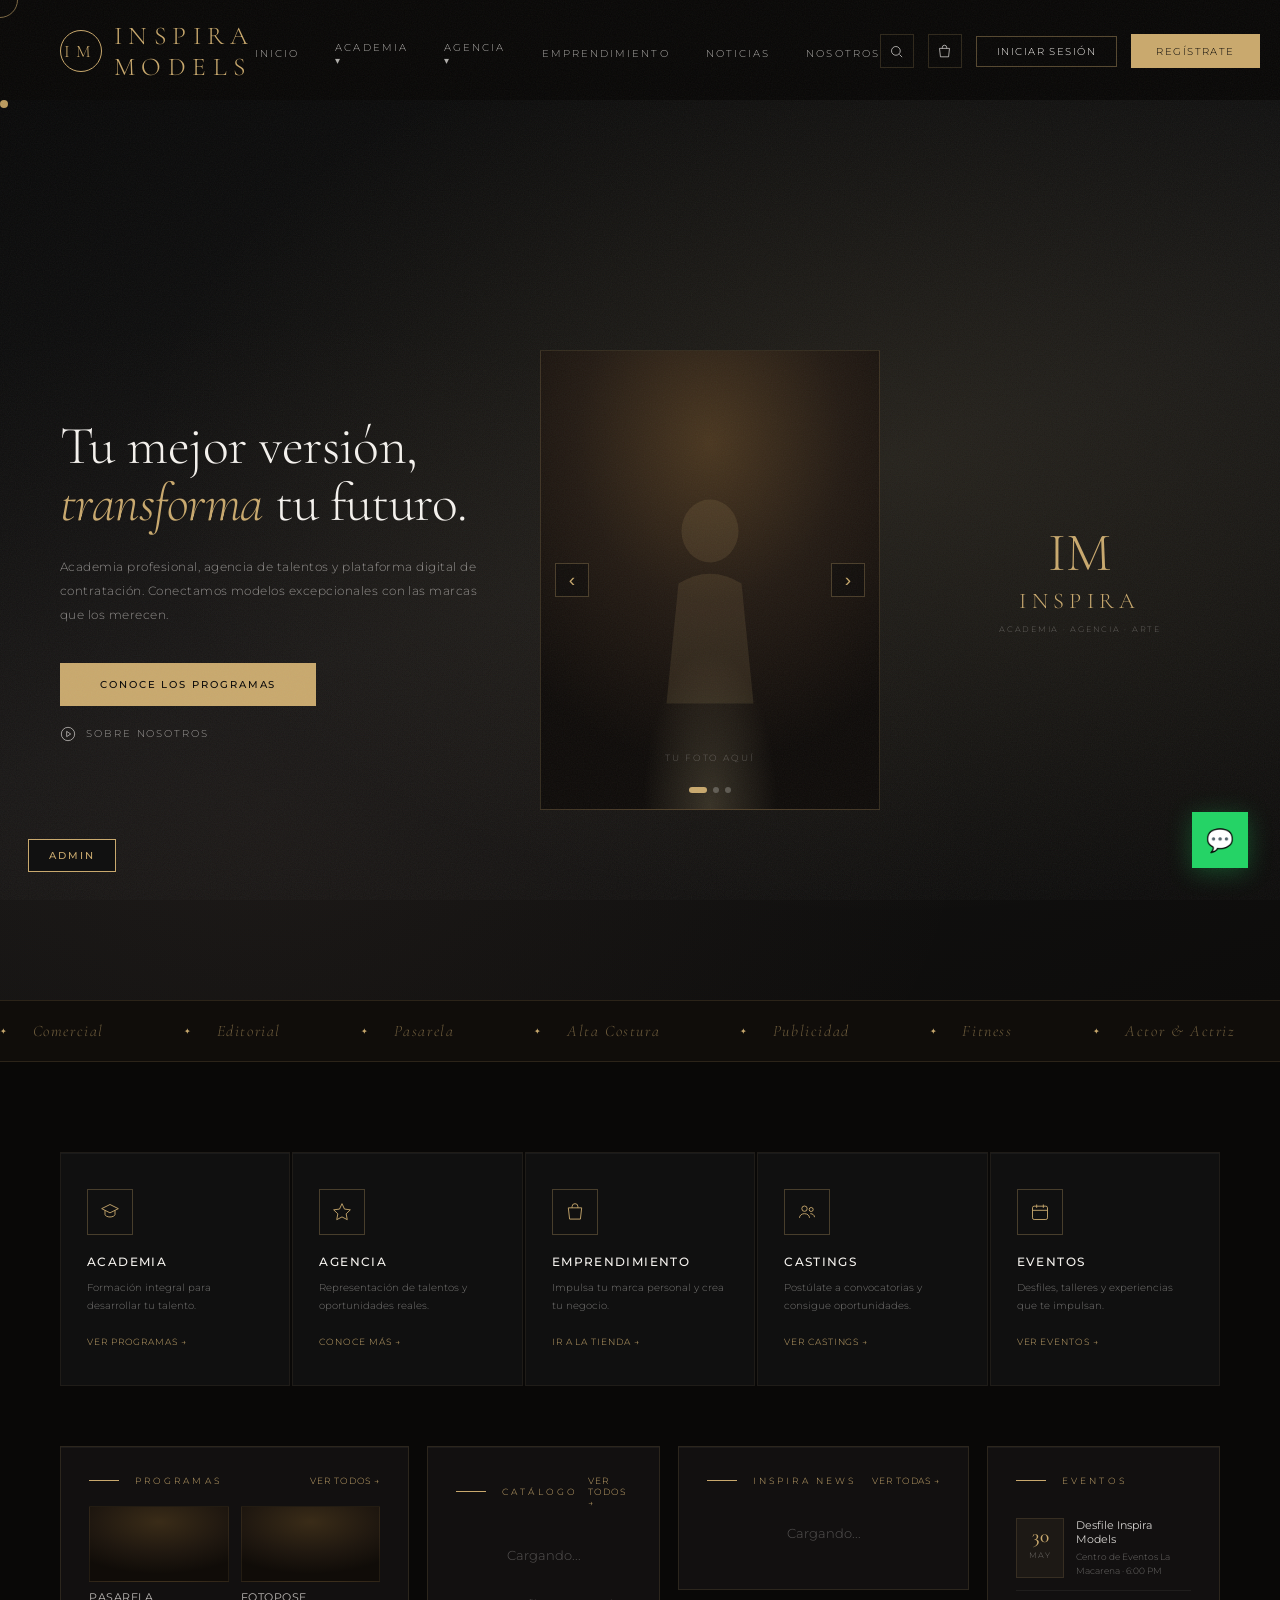
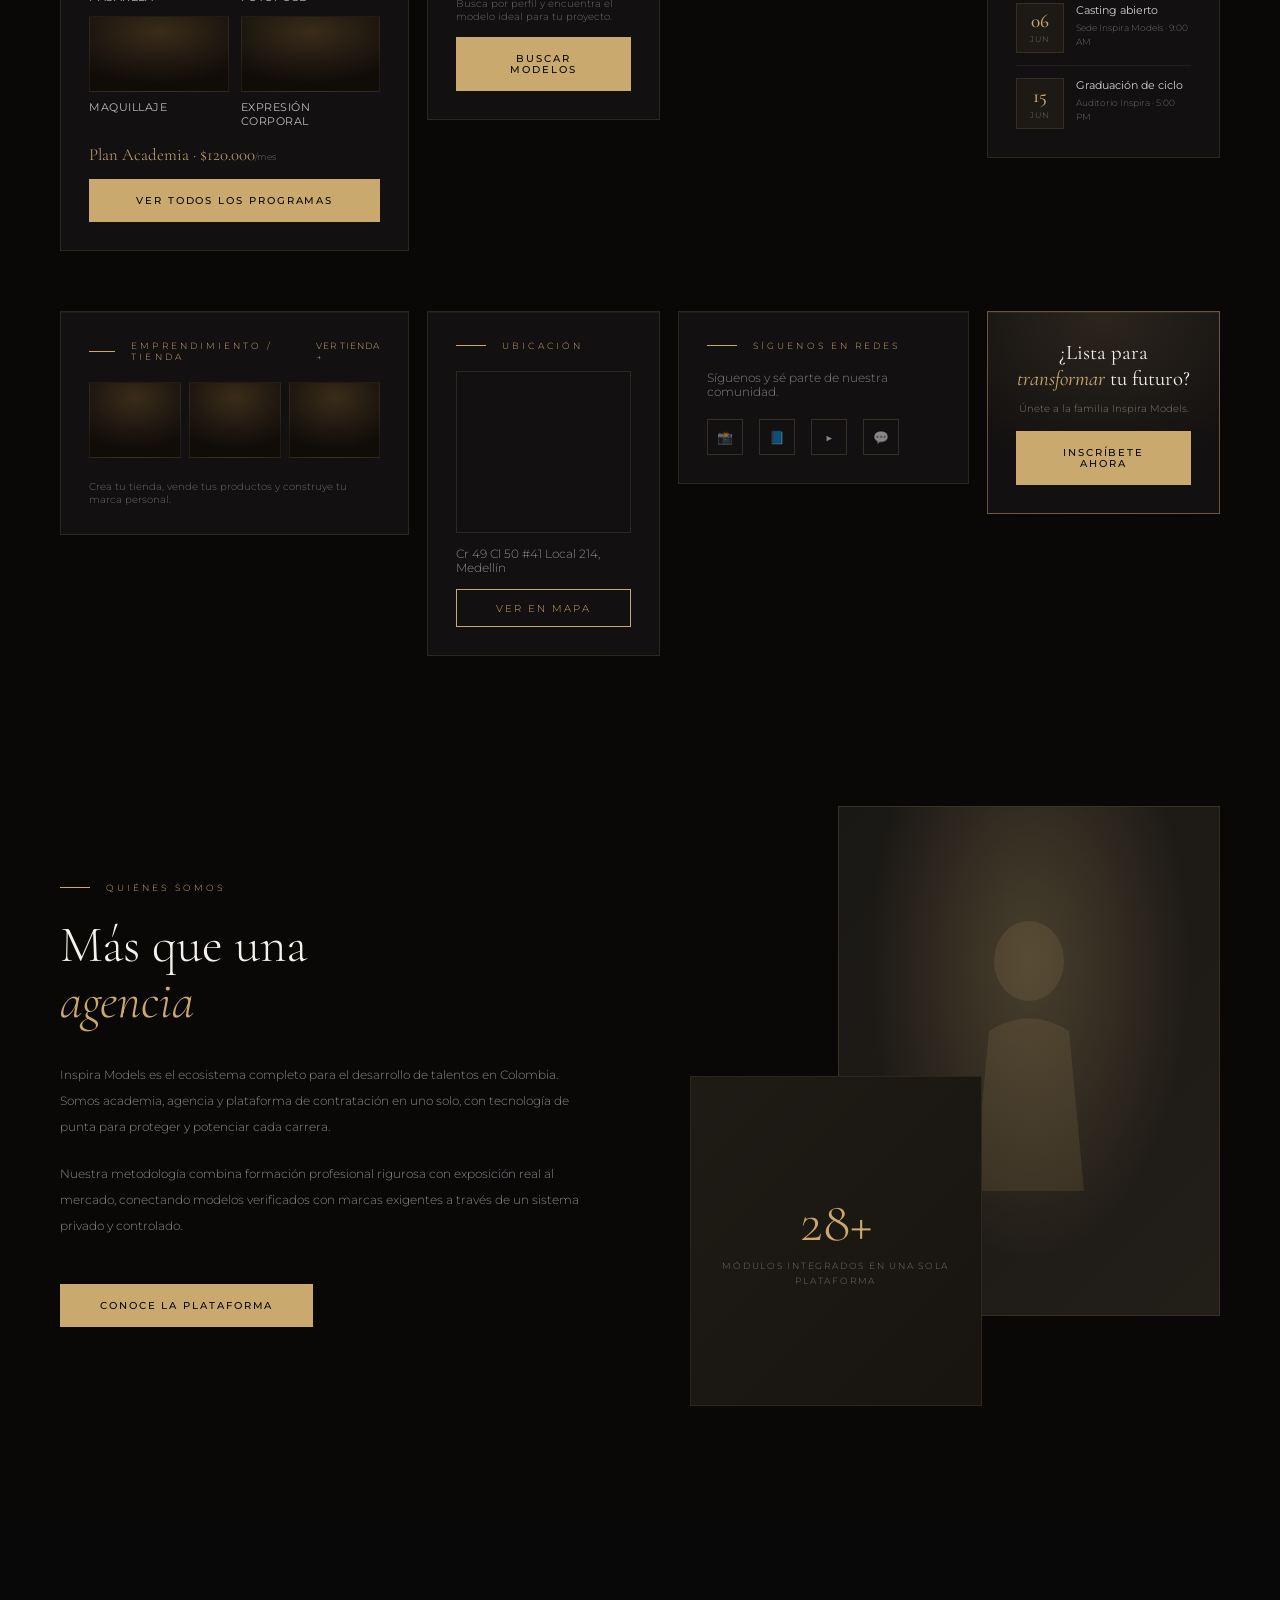
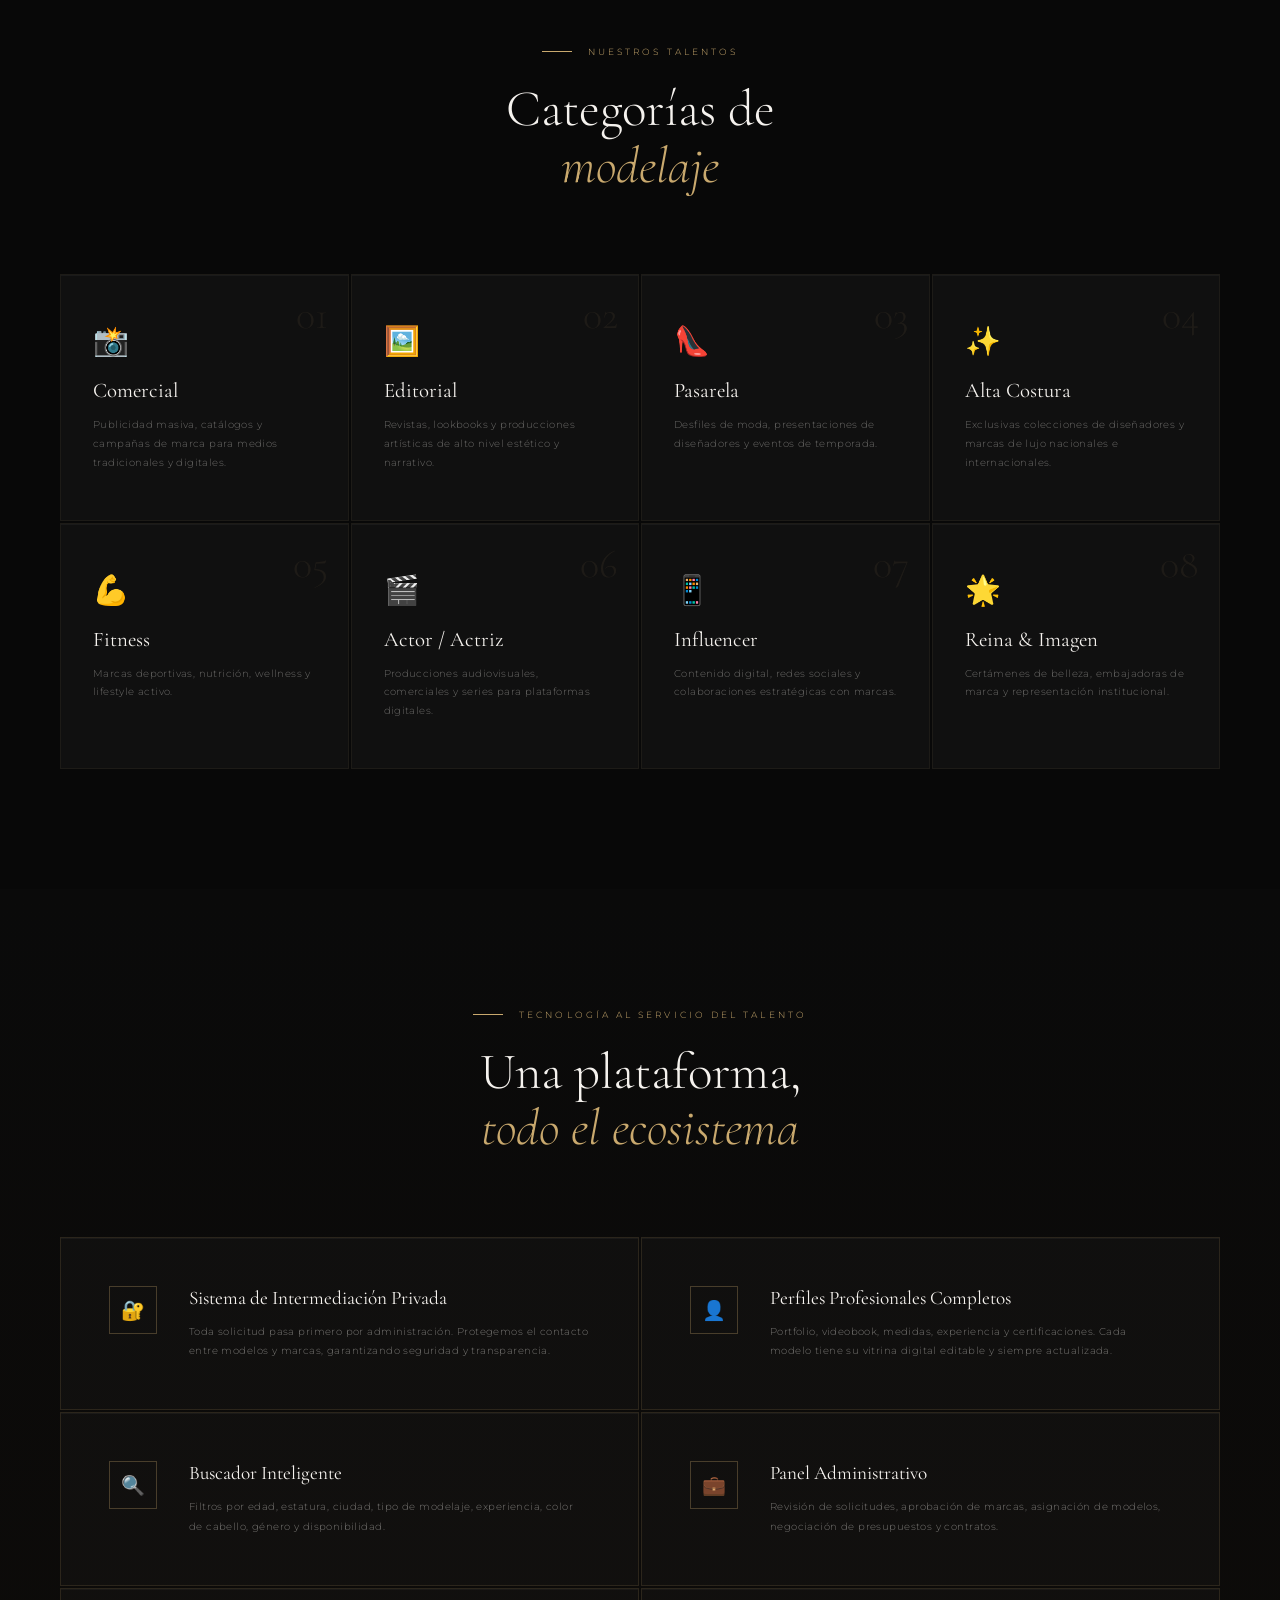
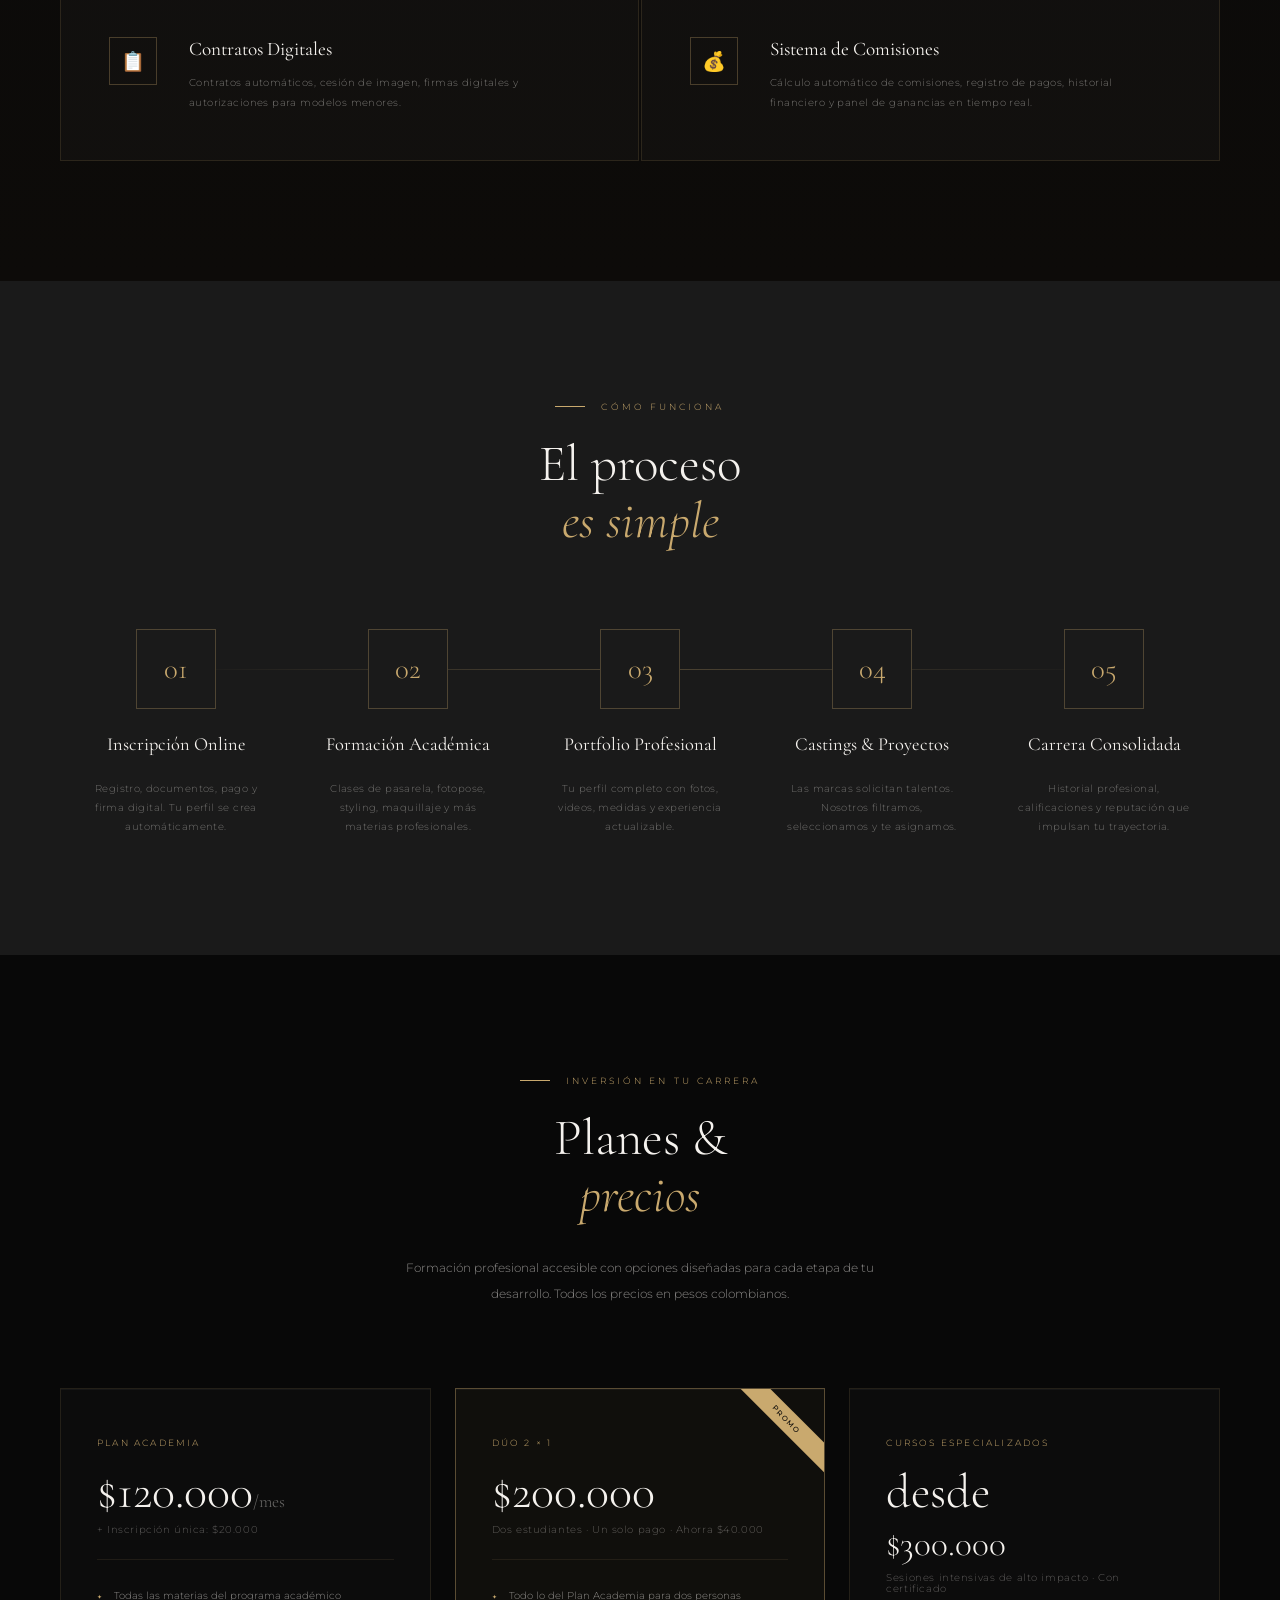
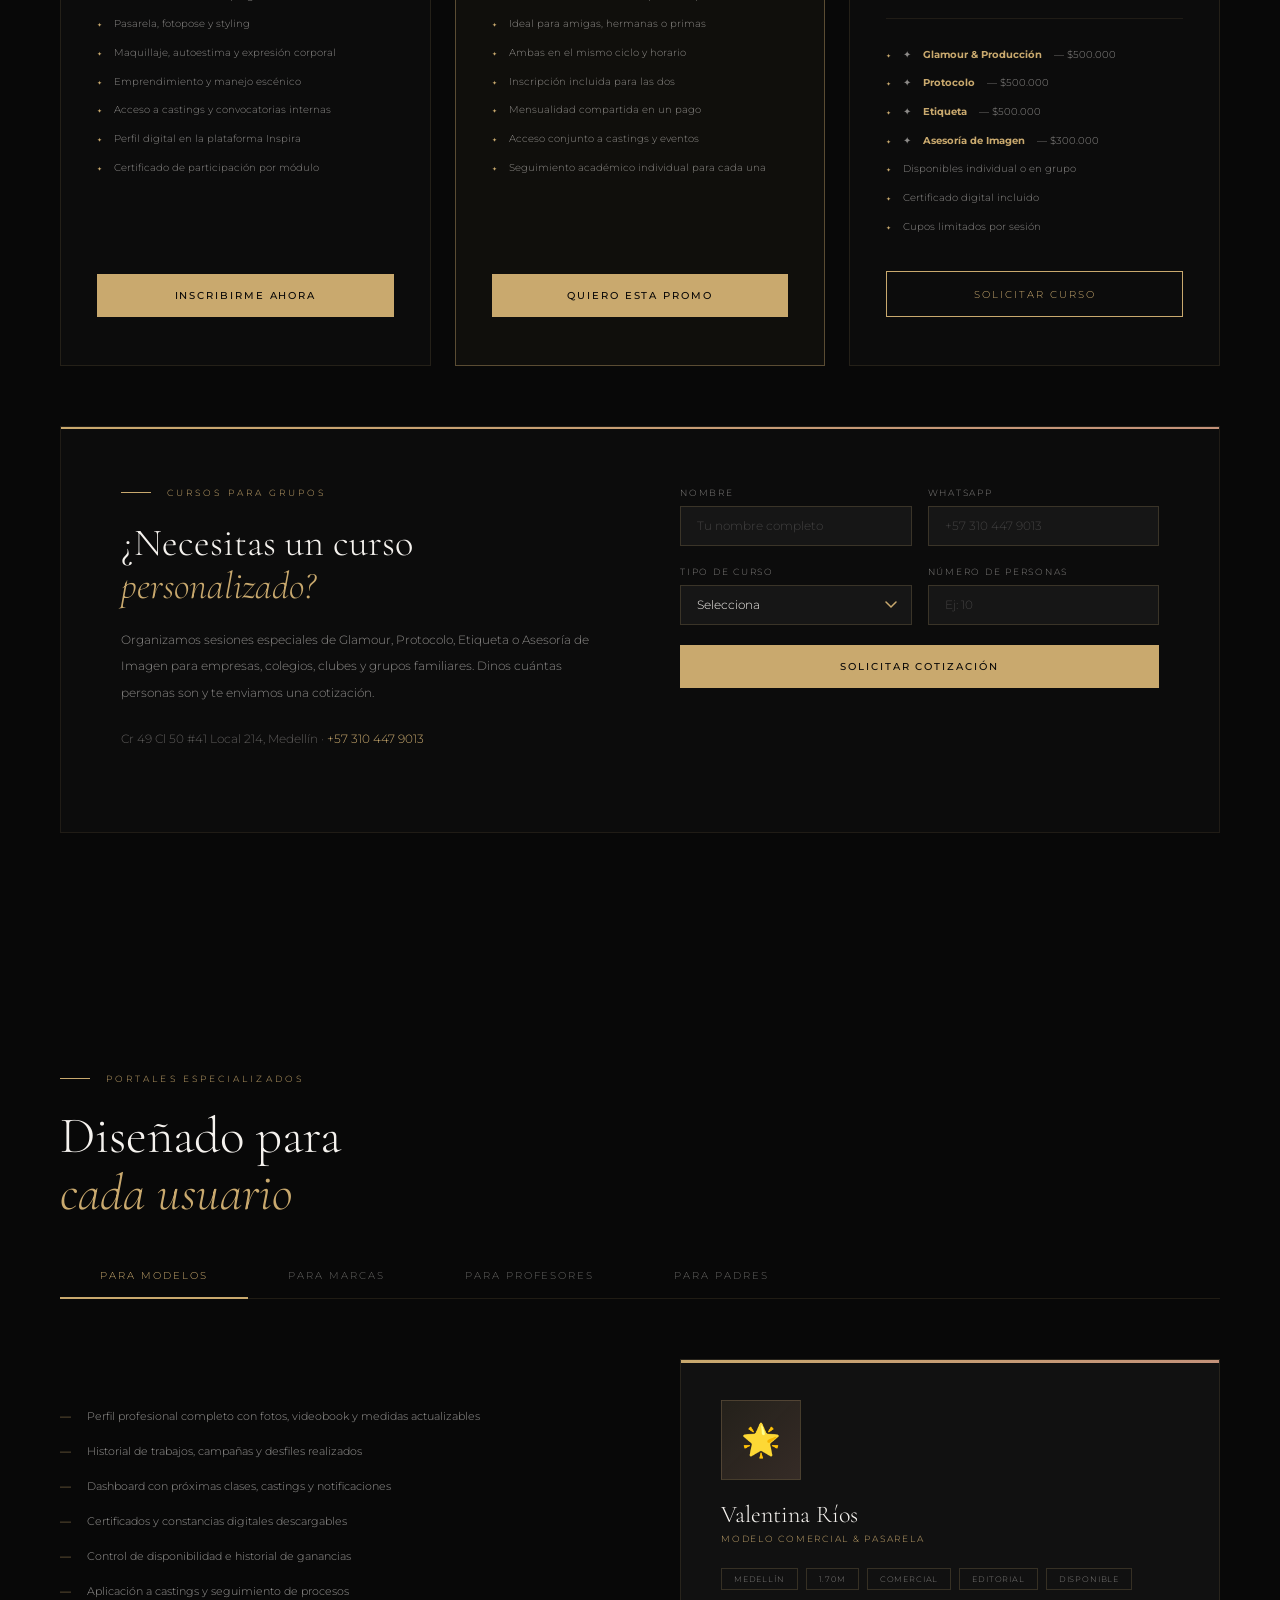
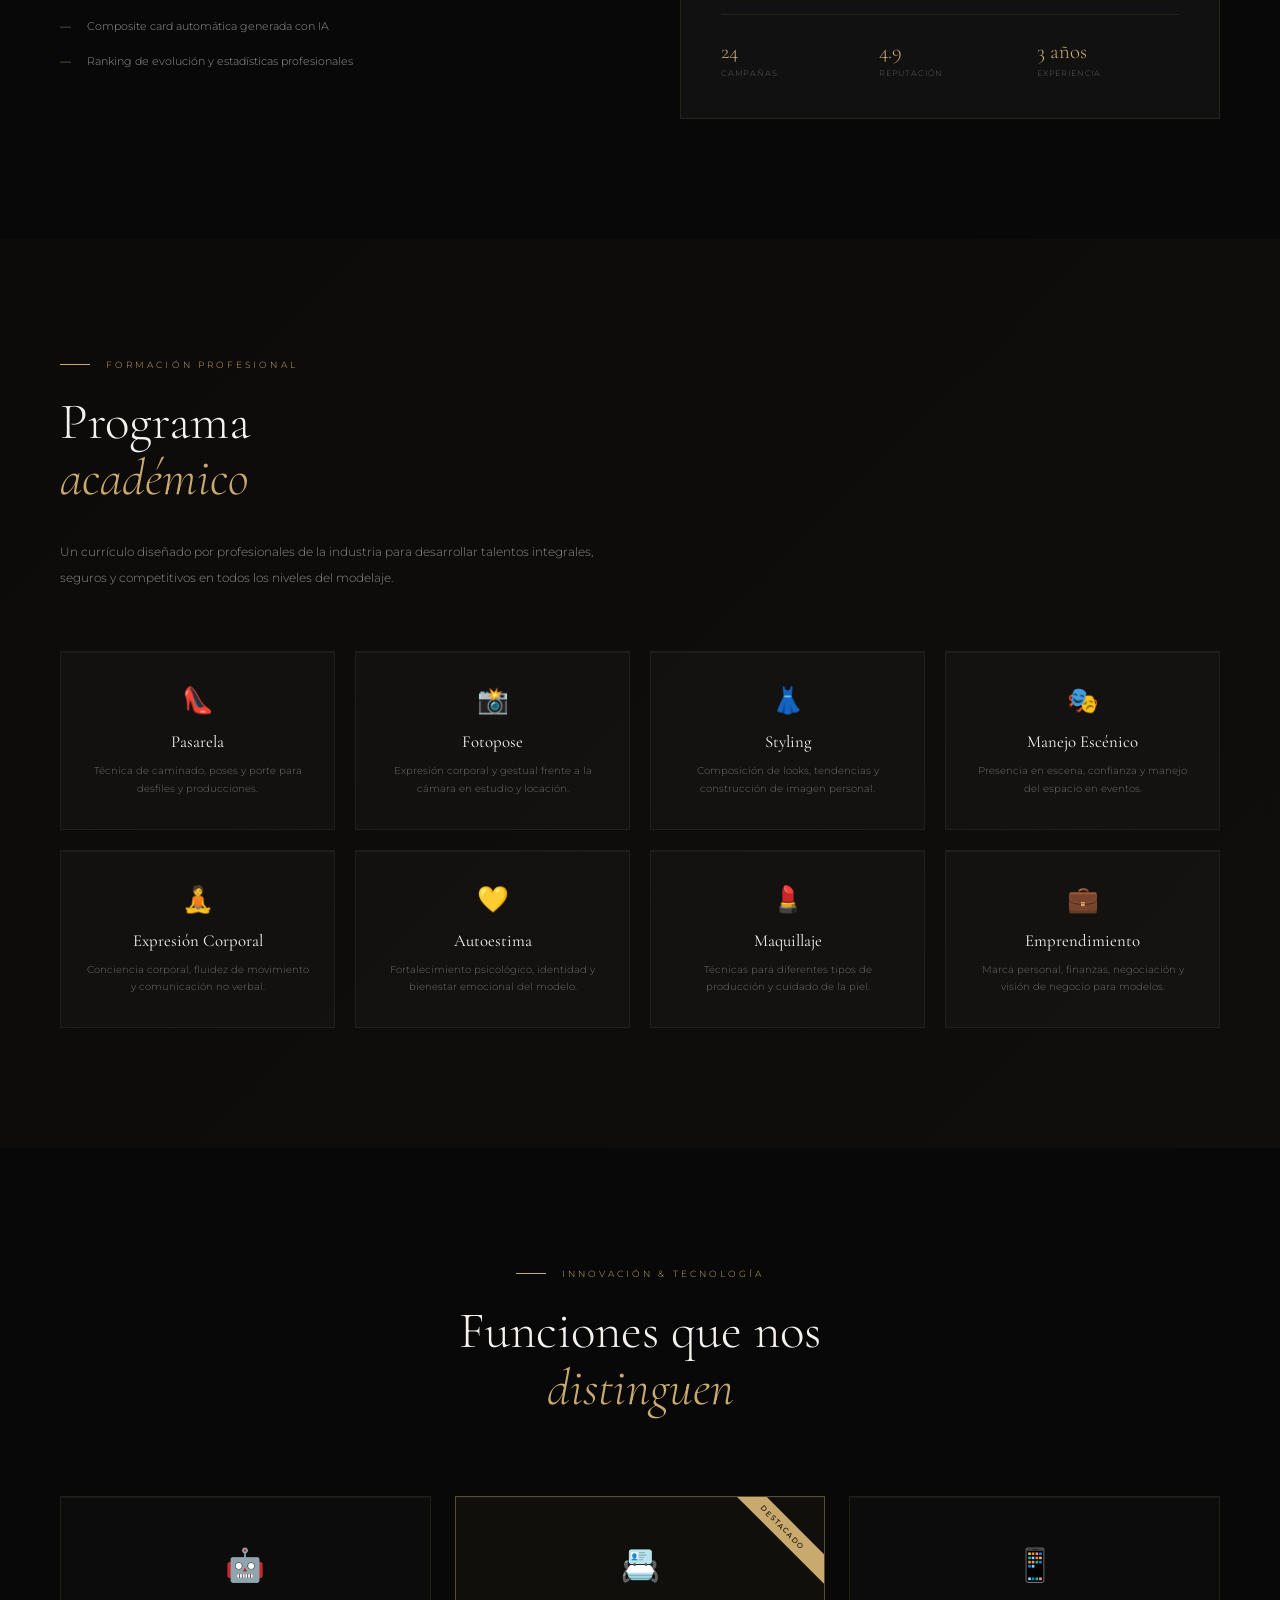
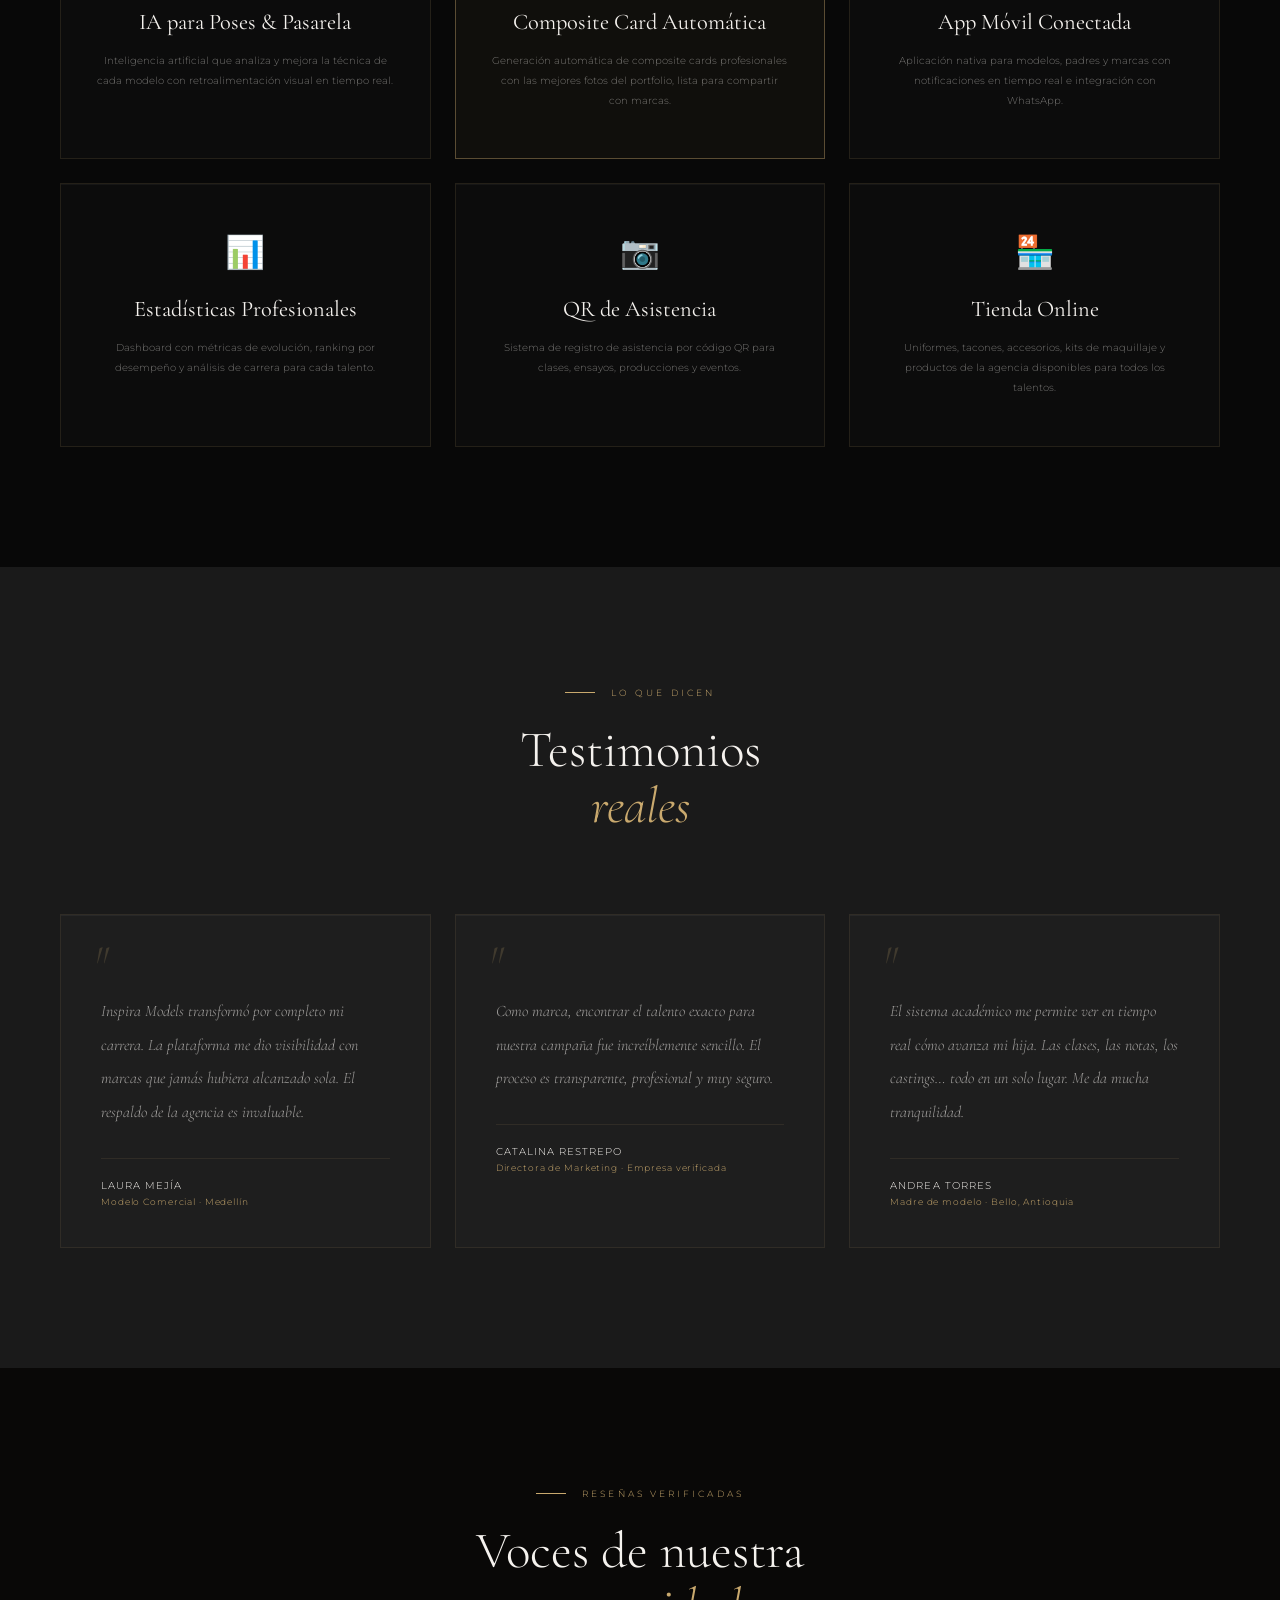
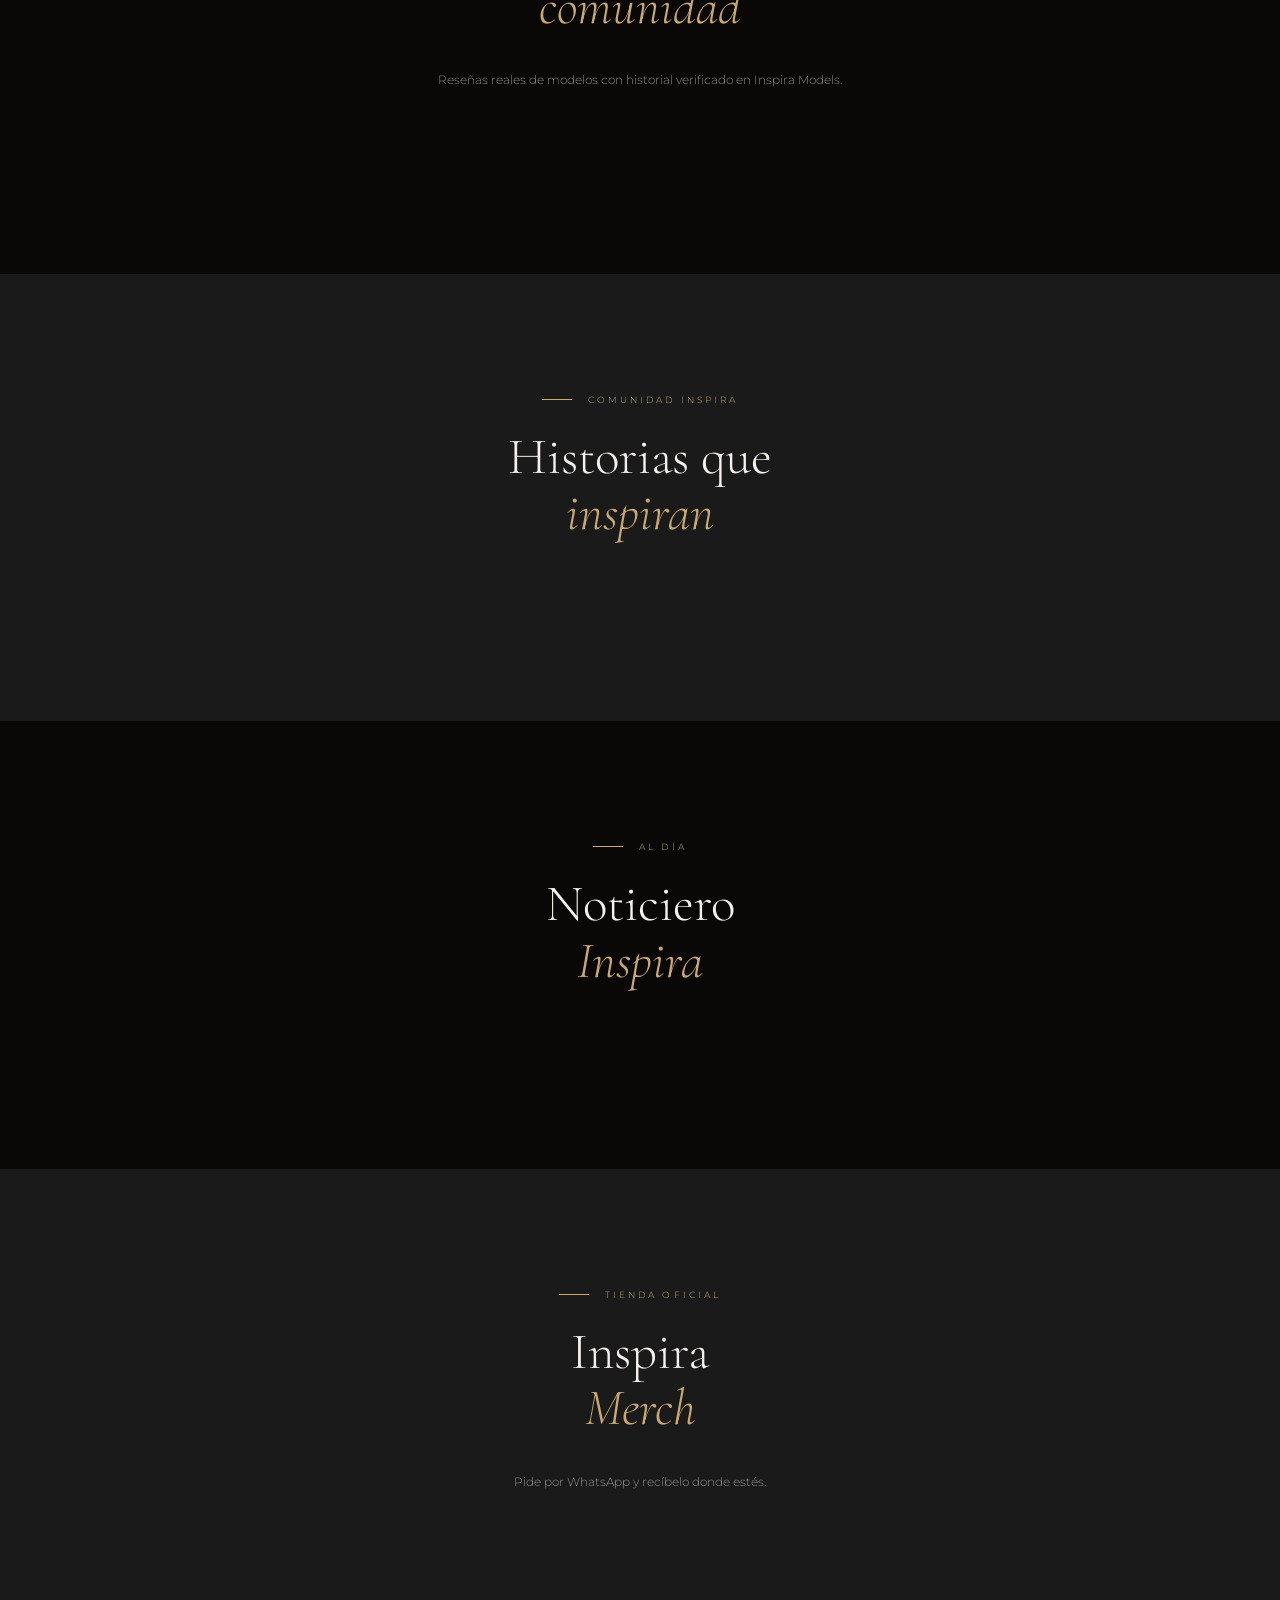
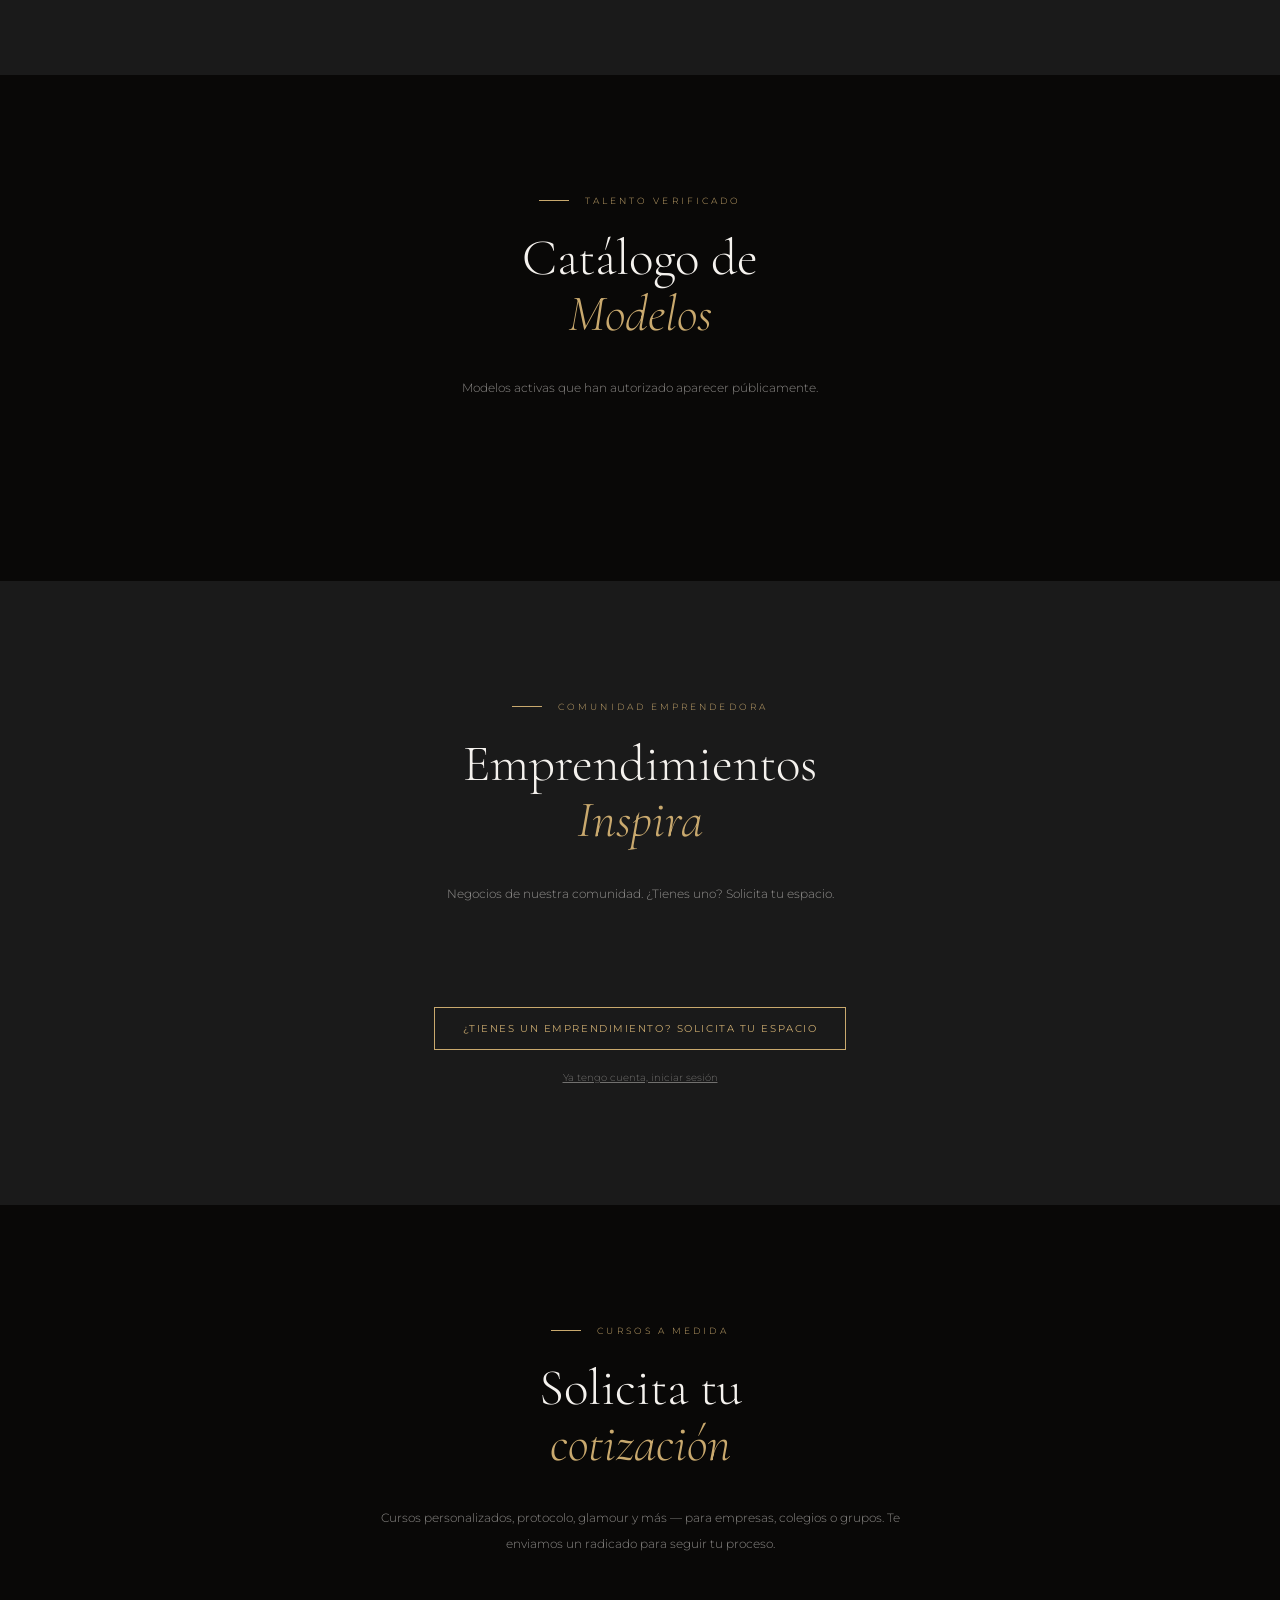
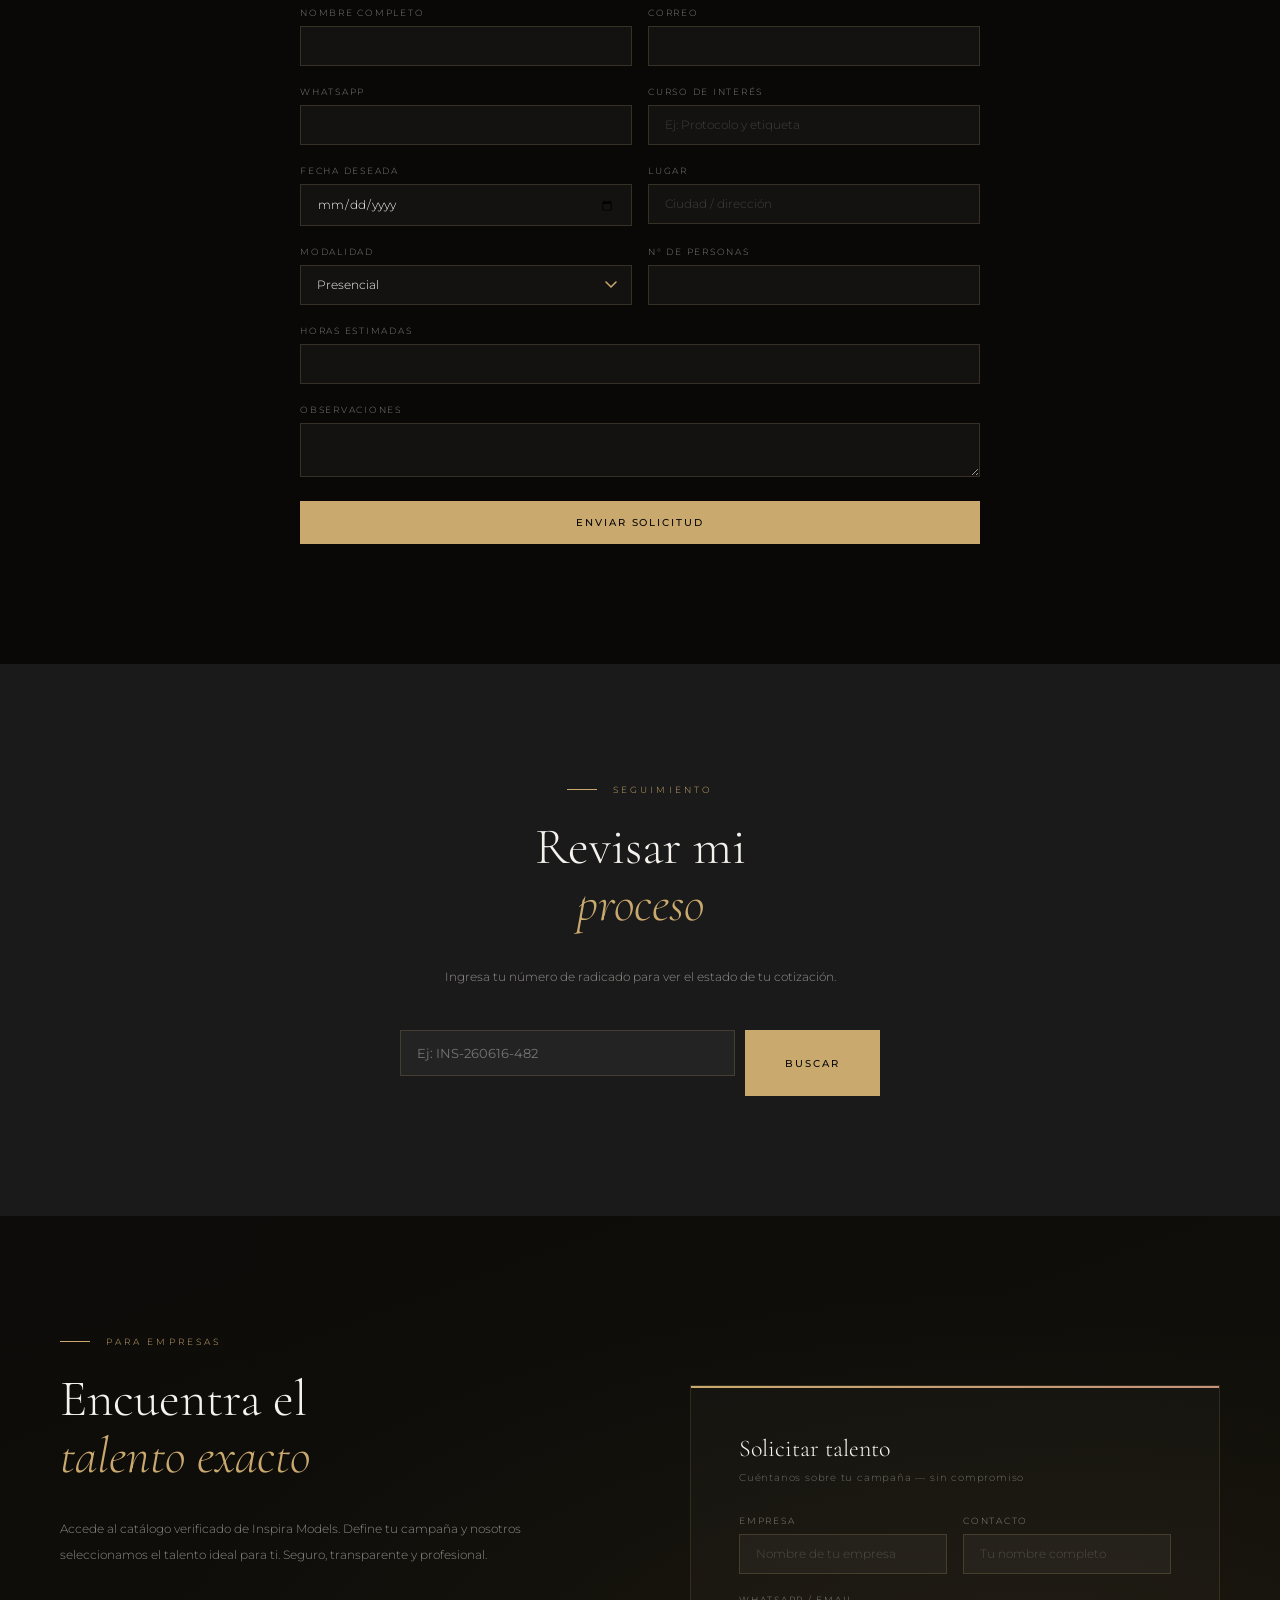
<file: index.html>
<!DOCTYPE html>
<html lang="es">
<head>
<meta name="facebook-domain-verification" content="9kyh7kburhz5ugltw2zmyhj8z5hyxm" />
<!-- Meta Pixel Code -->
<script>
!function(f,b,e,v,n,t,s)
{if(f.fbq)return;n=f.fbq=function(){n.callMethod?
n.callMethod.apply(n,arguments):n.queue.push(arguments)};
if(!f._fbq)f._fbq=n;n.push=n;n.loaded=!0;n.version='2.0';
n.queue=[];t=b.createElement(e);t.async=!0;
t.src=v;s=b.getElementsByTagName(e)[0];
s.parentNode.insertBefore(t,s)}(window, document,'script',
'https://connect.facebook.net/en_US/fbevents.js');
fbq('init', '1349538470436896');
fbq('track', 'PageView');
</script>
<noscript><img height="1" width="1" style="display:none"
src="https://www.facebook.com/tr?id=1349538470436896&ev=PageView&noscript=1"
/></noscript>
<!-- End Meta Pixel Code -->
<meta charset="UTF-8">
<meta name="viewport" content="width=device-width, initial-scale=1.0">
<title>Inspira Models — Academia & Agencia de Talentos</title>
<meta name="description" content="Inspira Models: Academia profesional, agencia de talentos y plataforma digital de contratación en Medellín, Colombia. Formación, castings y conexión con marcas.">
<meta property="og:title" content="Inspira Models — Academia & Agencia de Talentos">
<meta property="og:description" content="La plataforma de talentos más completa de Colombia. Inscríbete y conecta tu carrera con las mejores marcas.">
<meta property="og:type" content="website">
<link rel="stylesheet" href="styles.css">
</head>
<body>

<!-- CURSOR -->
<div class="cursor" id="cursor"></div>
<div class="cursor-ring" id="cursorRing"></div>

<!-- NAV MOBILE -->
<div class="nav-mobile" id="navMobile">
  <button class="nav-mobile-close" onclick="closeNav()">✕</button>
  <a href="#inicio" onclick="closeNav()">Inicio</a>
  <a href="#academico" onclick="closeNav()">Academia</a>
  <a href="#categorias" onclick="closeNav()">Agencia</a>
  <a href="#emprendimientos" onclick="closeNav()">Emprendimiento</a>
  <a href="#noticiero" onclick="closeNav()">Noticias</a>
  <a href="#nosotros" onclick="closeNav()">Nosotros</a>
  <a href="empresas.html" onclick="closeNav()">Para Marcas</a>
  <a href="aprendiz.html" onclick="closeNav()">Portal Aprendiz</a>
  <a href="profesor.html" onclick="closeNav()">Portal Profesores</a>
  <a href="empresa.html" onclick="closeNav()">Portal Empresas</a>
  <a href="#" onclick="closeNav(); openModal();" style="color:var(--gold)">Regístrate</a>
</div>

<!-- NAV -->
<nav id="navbar">
  <a href="#inicio" class="logo im-logo">
    <span class="im-logo-mark">IM</span>
    <span>Inspira <span>Models</span></span>
  </a>
  <ul class="nav-links im-links">
    <li><a href="#inicio">Inicio</a></li>
    <li class="im-dropdown">
      <a href="#academico">Academia ▾</a>
      <div class="im-dropdown-menu">
        <a href="#academico">Programa académico</a>
        <a href="#precios">Precios</a>
        <a href="aprendiz.html">Portal Aprendiz</a>
        <a href="profesor.html">Portal Profesores</a>
      </div>
    </li>
    <li class="im-dropdown">
      <a href="#categorias">Agencia ▾</a>
      <div class="im-dropdown-menu">
        <a href="#categorias">Categorías de talento</a>
        <a href="#catalogo">Catálogo de modelos</a>
        <a href="empresas.html">Para Marcas</a>
      </div>
    </li>
    <li><a href="#emprendimientos">Emprendimiento</a></li>
    <li><a href="#noticiero">Noticias</a></li>
    <li><a href="#nosotros">Nosotros</a></li>
  </ul>
  <div class="im-nav-actions">
    <a href="#catalogo" class="im-icon-btn" title="Buscar modelos" aria-label="Buscar modelos">
      <svg viewBox="0 0 24 24" fill="none" stroke="currentColor" stroke-width="1.5"><circle cx="11" cy="11" r="7"/><line x1="21" y1="21" x2="16.65" y2="16.65"/></svg>
    </a>
    <a href="#tienda" class="im-icon-btn" title="Tienda" aria-label="Tienda">
      <svg viewBox="0 0 24 24" fill="none" stroke="currentColor" stroke-width="1.5"><path d="M4 7h16l-1.5 13.5H5.5L4 7z"/><path d="M8.5 7V5.5a3.5 3.5 0 017 0V7"/></svg>
    </a>
    <div class="im-dropdown">
      <a href="aprendiz.html" class="im-btn-outline">Iniciar sesión</a>
      <div class="im-dropdown-menu im-dropdown-menu-r">
        <a href="aprendiz.html">Portal Aprendiz</a>
        <a href="profesor.html">Portal Profesores</a>
        <a href="empresa.html">Portal Empresas</a>
      </div>
    </div>
    <a href="#" class="nav-cta" onclick="openModal(); return false;">Regístrate</a>
  </div>
  <div class="nav-hamburger" onclick="openNav()">
    <span></span><span></span><span></span>
  </div>
</nav>

<!-- HERO -->
<section class="hero" id="inicio">
  <div class="hero-bg"></div>
  <div class="hero-inner">
    <div class="hero-copy">
      <h1 class="hero-title">Tu mejor versión,<br><em>transforma</em> tu futuro.</h1>
      <p class="hero-desc">Academia profesional, agencia de talentos y plataforma digital de contratación. Conectamos modelos excepcionales con las marcas que los merecen.</p>
      <div class="hero-actions">
        <a href="#academico" class="btn-primary">Conoce los programas</a>
        <a href="#nosotros" class="btn-secondary">
          <svg viewBox="0 0 24 24" fill="none" stroke="currentColor" stroke-width="1.5"><circle cx="12" cy="12" r="10"/><polygon points="10,8 16,12 10,16"/></svg>
          Sobre nosotros
        </a>
      </div>
    </div>

    <!-- EDITAR: reemplaza cada .hero-photo-slide por una <img> real de tus modelos -->
    <div class="hero-photo-frame">
      <div class="hero-photo-track" id="heroPhotoTrack">
        <div class="hero-photo-slide"></div>
        <div class="hero-photo-slide"></div>
        <div class="hero-photo-slide"></div>
      </div>
      <button type="button" class="hero-photo-arrow hero-photo-prev" onclick="heroCarouselMove(-1)" aria-label="Foto anterior">‹</button>
      <button type="button" class="hero-photo-arrow hero-photo-next" onclick="heroCarouselMove(1)" aria-label="Foto siguiente">›</button>
      <div class="hero-dots" id="heroDots"></div>
    </div>

    <div class="hero-crest">
      <div class="hero-crest-mark">IM</div>
      <div class="hero-crest-name">INSPIRA</div>
      <div class="hero-crest-sub">ACADEMIA · AGENCIA · ARTE</div>
    </div>
  </div>
</section>

<!-- MARQUEE -->
<div class="marquee-section">
  <div class="marquee-track">
    <span class="marquee-item">Comercial</span><span class="marquee-item">Editorial</span>
    <span class="marquee-item">Pasarela</span><span class="marquee-item">Alta Costura</span>
    <span class="marquee-item">Publicidad</span><span class="marquee-item">Fitness</span>
    <span class="marquee-item">Actor & Actriz</span><span class="marquee-item">Influencer</span>
    <span class="marquee-item">Host</span><span class="marquee-item">Modelo Infantil</span>
    <span class="marquee-item">Reina & Imagen</span>
    <span class="marquee-item">Comercial</span><span class="marquee-item">Editorial</span>
    <span class="marquee-item">Pasarela</span><span class="marquee-item">Alta Costura</span>
    <span class="marquee-item">Publicidad</span><span class="marquee-item">Fitness</span>
    <span class="marquee-item">Actor & Actriz</span><span class="marquee-item">Influencer</span>
    <span class="marquee-item">Host</span><span class="marquee-item">Modelo Infantil</span>
    <span class="marquee-item">Reina & Imagen</span>
  </div>
</div>

<!-- PILARES -->
<section class="pillars-section">
  <div class="pillars">
    <article class="pillar-card">
      <div class="pillar-icon-wrap"><svg class="pillar-icon" viewBox="0 0 24 24" fill="none" stroke="currentColor" stroke-width="1.1"><path d="M2 8l10-5 10 5-10 5L2 8z"/><path d="M6 10v5c0 1.5 3 3 6 3s6-1.5 6-3v-5"/></svg></div>
      <h3>Academia</h3>
      <p>Formación integral para desarrollar tu talento.</p>
      <a href="#academico" class="more">Ver programas →</a>
    </article>
    <article class="pillar-card">
      <div class="pillar-icon-wrap"><svg class="pillar-icon" viewBox="0 0 24 24" fill="none" stroke="currentColor" stroke-width="1.1"><path d="M12 2l3 6.5 7 .9-5 4.8 1.3 7L12 17.9 5.7 21.2 7 14.2 2 9.4l7-.9L12 2z"/></svg></div>
      <h3>Agencia</h3>
      <p>Representación de talentos y oportunidades reales.</p>
      <a href="#categorias" class="more">Conoce más →</a>
    </article>
    <article class="pillar-card">
      <div class="pillar-icon-wrap"><svg class="pillar-icon" viewBox="0 0 24 24" fill="none" stroke="currentColor" stroke-width="1.1"><path d="M4 7h16l-1.5 13.5H5.5L4 7z"/><path d="M8.5 7V5.5a3.5 3.5 0 017 0V7"/></svg></div>
      <h3>Emprendimiento</h3>
      <p>Impulsa tu marca personal y crea tu negocio.</p>
      <a href="#emprendimientos" class="more">Ir a la tienda →</a>
    </article>
    <article class="pillar-card">
      <div class="pillar-icon-wrap"><svg class="pillar-icon" viewBox="0 0 24 24" fill="none" stroke="currentColor" stroke-width="1.1"><circle cx="9" cy="8" r="3.2"/><circle cx="17" cy="9" r="2.4"/><path d="M3 19c0-3 2.7-5 6-5s6 2 6 5"/><path d="M16 14c2.8 0 5 1.8 5 4.2"/></svg></div>
      <h3>Castings</h3>
      <p>Postúlate a convocatorias y consigue oportunidades.</p>
      <a href="aprendiz.html" class="more">Ver castings →</a>
    </article>
    <article class="pillar-card">
      <div class="pillar-icon-wrap"><svg class="pillar-icon" viewBox="0 0 24 24" fill="none" stroke="currentColor" stroke-width="1.1"><rect x="3" y="5" width="18" height="16" rx="2"/><path d="M3 10h18M8 3v4M16 3v4"/></svg></div>
      <h3>Eventos</h3>
      <p>Desfiles, talleres y experiencias que te impulsan.</p>
      <a href="#eventos" class="more">Ver eventos →</a>
    </article>
  </div>
</section>

<!-- BENTO: PROGRAMAS / CATÁLOGO / NOTICIERO / EVENTOS -->
<section class="bento-section">
  <div class="bento">

    <div class="bento-card">
      <div class="bento-head"><span class="section-label" style="margin:0">Programas</span><a class="more" href="#precios">Ver todos →</a></div>
      <div class="bento-progs">
        <div class="bento-prog"><div class="bento-prog-ph"></div><h4>Pasarela</h4></div>
        <div class="bento-prog"><div class="bento-prog-ph"></div><h4>Fotopose</h4></div>
        <div class="bento-prog"><div class="bento-prog-ph"></div><h4>Maquillaje</h4></div>
        <div class="bento-prog"><div class="bento-prog-ph"></div><h4>Expresión corporal</h4></div>
      </div>
      <div class="bento-price">Plan Academia · $120.000<span>/mes</span></div>
      <a href="#precios" class="btn-primary" style="width:100%;text-align:center;display:block">Ver todos los programas</a>
    </div>

    <div class="bento-card">
      <div class="bento-head"><span class="section-label" style="margin:0">Catálogo</span><a class="more" href="#catalogo">Ver todos →</a></div>
      <div class="bento-cat-grid" id="catalogoBentoPreview"><p class="empty-msg-public" style="grid-column:1/-1">Cargando...</p></div>
      <p style="font-size:0.65rem;color:rgba(245,242,238,0.4);margin:14px 0">Busca por perfil y encuentra el modelo ideal para tu proyecto.</p>
      <a href="#catalogo" class="btn-primary" style="width:100%;text-align:center;display:block">Buscar modelos</a>
    </div>

    <div class="bento-card bento-news">
      <div class="bento-head"><span class="section-label" style="margin:0">Inspira News</span><a class="more" href="#noticiero">Ver todas →</a></div>
      <div id="noticieroBentoPreview"><p class="empty-msg-public">Cargando...</p></div>
    </div>

    <!-- EDITAR: actualiza estas fechas manualmente -->
    <div class="bento-card" id="eventos">
      <div class="bento-head"><span class="section-label" style="margin:0">Eventos</span></div>
      <div class="evento-row"><div class="evento-chip"><b>30</b><i>MAY</i></div><div><h4>Desfile Inspira Models</h4><p>Centro de Eventos La Macarena · 6:00 PM</p></div></div>
      <div class="evento-row"><div class="evento-chip"><b>06</b><i>JUN</i></div><div><h4>Casting abierto</h4><p>Sede Inspira Models · 9:00 AM</p></div></div>
      <div class="evento-row"><div class="evento-chip"><b>15</b><i>JUN</i></div><div><h4>Graduación de ciclo</h4><p>Auditorio Inspira · 5:00 PM</p></div></div>
    </div>

  </div>
</section>

<!-- TIENDA / UBICACIÓN / REDES / CTA -->
<section class="bento-section bento-section-tail">
  <div class="bento">

    <div class="bento-card">
      <div class="bento-head"><span class="section-label" style="margin:0">Emprendimiento / Tienda</span><a class="more" href="#tienda">Ver tienda →</a></div>
      <div class="bento-cat-grid" id="tiendaBentoPreview">
        <div class="bento-prog-ph"></div><div class="bento-prog-ph"></div><div class="bento-prog-ph"></div>
      </div>
      <p style="font-size:0.65rem;color:rgba(245,242,238,0.4);margin-top:14px">Crea tu tienda, vende tus productos y construye tu marca personal.</p>
    </div>

    <div class="bento-card">
      <div class="bento-head"><span class="section-label" style="margin:0">Ubicación</span></div>
      <div class="mapa-embed"><iframe src="https://www.google.com/maps?q=Cr+49+Cl+50+%2341+Local+214,+Medell%C3%ADn&output=embed" loading="lazy" referrerpolicy="no-referrer-when-downgrade" title="Ubicación Inspira Models"></iframe></div>
      <p style="font-size:0.72rem;color:rgba(245,242,238,0.55);margin:14px 0">Cr 49 Cl 50 #41 Local 214, Medellín</p>
      <a href="https://www.google.com/maps?q=Cr+49+Cl+50+%2341+Local+214,+Medell%C3%ADn" target="_blank" class="btn-outline-gold" style="width:100%;text-align:center;display:block;padding:12px">Ver en mapa</a>
    </div>

    <div class="bento-card">
      <div class="bento-head"><span class="section-label" style="margin:0">Síguenos en redes</span></div>
      <p style="font-size:0.72rem;color:rgba(245,242,238,0.5);margin-bottom:20px">Síguenos y sé parte de nuestra comunidad.</p>
      <div class="social-links">
        <a href="#" class="social-link">📸</a>
        <a href="#" class="social-link">📘</a>
        <a href="#" class="social-link">▶️</a>
        <a href="https://wa.me/573104479013" target="_blank" class="social-link">💬</a>
      </div>
    </div>

    <div class="bento-card bento-cta">
      <h3>¿Lista para <em>transformar</em> tu futuro?</h3>
      <p>Únete a la familia Inspira Models.</p>
      <a href="#" class="btn-primary" onclick="openModal(); return false;">Inscríbete ahora</a>
    </div>

  </div>
</section>

<!-- SOBRE NOSOTROS -->
<section id="nosotros">
  <div class="about">
    <div>
      <p class="section-label reveal">Quiénes somos</p>
      <h2 class="section-title reveal reveal-delay-1">Más que una<br><em>agencia</em></h2>
      <p class="section-text reveal reveal-delay-2">Inspira Models es el ecosistema completo para el desarrollo de talentos en Colombia. Somos academia, agencia y plataforma de contratación en uno solo, con tecnología de punta para proteger y potenciar cada carrera.</p>
      <p class="section-text reveal reveal-delay-2">Nuestra metodología combina formación profesional rigurosa con exposición real al mercado, conectando modelos verificados con marcas exigentes a través de un sistema privado y controlado.</p>
      <a href="#" class="btn-primary reveal reveal-delay-3" onclick="openModal(); return false;" style="margin-top:24px;display:inline-block">Conoce la plataforma</a>
    </div>
    <div class="about-visual reveal reveal-delay-2">
      <div class="about-frame-main">
        <div style="width:100%;height:100%;display:flex;align-items:center;justify-content:center;position:relative;overflow:hidden;">
          <svg width="200" height="300" viewBox="0 0 200 300" fill="none" xmlns="http://www.w3.org/2000/svg" style="opacity:0.12">
            <ellipse cx="100" cy="50" rx="35" ry="40" fill="#c9a96e"/>
            <path d="M60 120 Q100 95 140 120 L155 280 H45 Z" fill="#c9a96e"/>
            <line x1="100" y1="140" x2="60" y2="220" stroke="#c9a96e" stroke-width="2"/>
            <line x1="100" y1="140" x2="140" y2="220" stroke="#c9a96e" stroke-width="2"/>
          </svg>
          <div style="position:absolute;inset:0;background:radial-gradient(ellipse at 50% 30%,rgba(201,169,110,0.15),transparent 60%)"></div>
        </div>
      </div>
      <div class="about-frame-accent">
        <div class="accent-num">28+</div>
        <div class="accent-label">Módulos integrados en una sola plataforma</div>
      </div>
    </div>
  </div>
</section>

<!-- CATEGORÍAS -->
<section class="categories-section" id="categorias">
  <div class="categories-header">
    <p class="section-label reveal" style="justify-content:center">Nuestros talentos</p>
    <h2 class="section-title reveal reveal-delay-1">Categorías de<br><em>modelaje</em></h2>
  </div>
  <div class="categories-grid">
    <div class="category-card reveal"><span class="category-num">01</span><span class="category-icon">📸</span><div class="category-name">Comercial</div><div class="category-desc">Publicidad masiva, catálogos y campañas de marca para medios tradicionales y digitales.</div></div>
    <div class="category-card reveal reveal-delay-1"><span class="category-num">02</span><span class="category-icon">🖼️</span><div class="category-name">Editorial</div><div class="category-desc">Revistas, lookbooks y producciones artísticas de alto nivel estético y narrativo.</div></div>
    <div class="category-card reveal reveal-delay-2"><span class="category-num">03</span><span class="category-icon">👠</span><div class="category-name">Pasarela</div><div class="category-desc">Desfiles de moda, presentaciones de diseñadores y eventos de temporada.</div></div>
    <div class="category-card reveal reveal-delay-3"><span class="category-num">04</span><span class="category-icon">✨</span><div class="category-name">Alta Costura</div><div class="category-desc">Exclusivas colecciones de diseñadores y marcas de lujo nacionales e internacionales.</div></div>
    <div class="category-card reveal"><span class="category-num">05</span><span class="category-icon">💪</span><div class="category-name">Fitness</div><div class="category-desc">Marcas deportivas, nutrición, wellness y lifestyle activo.</div></div>
    <div class="category-card reveal reveal-delay-1"><span class="category-num">06</span><span class="category-icon">🎬</span><div class="category-name">Actor / Actriz</div><div class="category-desc">Producciones audiovisuales, comerciales y series para plataformas digitales.</div></div>
    <div class="category-card reveal reveal-delay-2"><span class="category-num">07</span><span class="category-icon">📱</span><div class="category-name">Influencer</div><div class="category-desc">Contenido digital, redes sociales y colaboraciones estratégicas con marcas.</div></div>
    <div class="category-card reveal reveal-delay-3"><span class="category-num">08</span><span class="category-icon">🌟</span><div class="category-name">Reina & Imagen</div><div class="category-desc">Certámenes de belleza, embajadoras de marca y representación institucional.</div></div>
  </div>
</section>

<!-- PLATAFORMA -->
<section class="platform-section" id="plataforma">
  <div style="text-align:center">
    <p class="section-label reveal" style="justify-content:center">Tecnología al servicio del talento</p>
    <h2 class="section-title reveal reveal-delay-1">Una plataforma,<br><em>todo el ecosistema</em></h2>
  </div>
  <div class="platform-grid">
    <div class="platform-item reveal"><div class="platform-icon-wrap">🔐</div><div><div class="platform-item-title">Sistema de Intermediación Privada</div><div class="platform-item-desc">Toda solicitud pasa primero por administración. Protegemos el contacto entre modelos y marcas, garantizando seguridad y transparencia.</div></div></div>
    <div class="platform-item reveal reveal-delay-1"><div class="platform-icon-wrap">👤</div><div><div class="platform-item-title">Perfiles Profesionales Completos</div><div class="platform-item-desc">Portfolio, videobook, medidas, experiencia y certificaciones. Cada modelo tiene su vitrina digital editable y siempre actualizada.</div></div></div>
    <div class="platform-item reveal"><div class="platform-icon-wrap">🔍</div><div><div class="platform-item-title">Buscador Inteligente</div><div class="platform-item-desc">Filtros por edad, estatura, ciudad, tipo de modelaje, experiencia, color de cabello, género y disponibilidad.</div></div></div>
    <div class="platform-item reveal reveal-delay-1"><div class="platform-icon-wrap">💼</div><div><div class="platform-item-title">Panel Administrativo</div><div class="platform-item-desc">Revisión de solicitudes, aprobación de marcas, asignación de modelos, negociación de presupuestos y contratos.</div></div></div>
    <div class="platform-item reveal"><div class="platform-icon-wrap">📋</div><div><div class="platform-item-title">Contratos Digitales</div><div class="platform-item-desc">Contratos automáticos, cesión de imagen, firmas digitales y autorizaciones para modelos menores.</div></div></div>
    <div class="platform-item reveal reveal-delay-1"><div class="platform-icon-wrap">💰</div><div><div class="platform-item-title">Sistema de Comisiones</div><div class="platform-item-desc">Cálculo automático de comisiones, registro de pagos, historial financiero y panel de ganancias en tiempo real.</div></div></div>
  </div>
</section>

<!-- FLUJO -->
<section class="flow-section">
  <p class="section-label reveal" style="justify-content:center">Cómo funciona</p>
  <h2 class="section-title reveal reveal-delay-1">El proceso<br><em>es simple</em></h2>
  <div class="flow-steps">
    <div class="flow-step reveal"><div class="flow-num">01</div><div class="flow-step-title">Inscripción Online</div><div class="flow-step-desc">Registro, documentos, pago y firma digital. Tu perfil se crea automáticamente.</div></div>
    <div class="flow-step reveal reveal-delay-1"><div class="flow-num">02</div><div class="flow-step-title">Formación Académica</div><div class="flow-step-desc">Clases de pasarela, fotopose, styling, maquillaje y más materias profesionales.</div></div>
    <div class="flow-step reveal reveal-delay-2"><div class="flow-num">03</div><div class="flow-step-title">Portfolio Profesional</div><div class="flow-step-desc">Tu perfil completo con fotos, videos, medidas y experiencia actualizable.</div></div>
    <div class="flow-step reveal reveal-delay-3"><div class="flow-num">04</div><div class="flow-step-title">Castings & Proyectos</div><div class="flow-step-desc">Las marcas solicitan talentos. Nosotros filtramos, seleccionamos y te asignamos.</div></div>
    <div class="flow-step reveal reveal-delay-4"><div class="flow-num">05</div><div class="flow-step-title">Carrera Consolidada</div><div class="flow-step-desc">Historial profesional, calificaciones y reputación que impulsan tu trayectoria.</div></div>
  </div>
</section>

<!-- ===== PRECIOS ===== -->
<section class="pricing-section" id="precios">
  <div style="text-align:center;margin-bottom:80px">
    <p class="section-label reveal" style="justify-content:center">Inversión en tu carrera</p>
    <h2 class="section-title reveal reveal-delay-1">Planes &<br><em>precios</em></h2>
    <p class="section-text reveal reveal-delay-2" style="max-width:520px;margin:0 auto">Formación profesional accesible con opciones diseñadas para cada etapa de tu desarrollo. Todos los precios en pesos colombianos.</p>
  </div>

  <div class="pricing-grid">
    <!-- PLAN ACADEMIA -->
    <div class="price-card reveal">
      <div class="price-label">Plan Academia</div>
      <div class="price-main">$120.000<span>/mes</span></div>
      <div class="price-note">+ Inscripción única: $20.000</div>
      <ul class="price-features">
        <li>Todas las materias del programa académico</li>
        <li>Pasarela, fotopose y styling</li>
        <li>Maquillaje, autoestima y expresión corporal</li>
        <li>Emprendimiento y manejo escénico</li>
        <li>Acceso a castings y convocatorias internas</li>
        <li>Perfil digital en la plataforma Inspira</li>
        <li>Certificado de participación por módulo</li>
      </ul>
      <a href="#" class="btn-primary" onclick="openModal(); return false;">Inscribirme ahora</a>
    </div>

    <!-- PROMO DÚO 2x1 -->
    <div class="price-card featured reveal reveal-delay-1">
      <div class="price-badge-tag">PROMO</div>
      <div class="price-label">Dúo 2 × 1</div>
      <div class="price-main">$200.000</div>
      <div class="price-note">Dos estudiantes · Un solo pago · Ahorra $40.000</div>
      <ul class="price-features">
        <li>Todo lo del Plan Academia para dos personas</li>
        <li>Ideal para amigas, hermanas o primas</li>
        <li>Ambas en el mismo ciclo y horario</li>
        <li>Inscripción incluida para las dos</li>
        <li>Mensualidad compartida en un pago</li>
        <li>Acceso conjunto a castings y eventos</li>
        <li>Seguimiento académico individual para cada una</li>
      </ul>
      <a href="https://wa.me/573104479013?text=Hola!%20Me%20interesa%20la%20promo%20D%C3%BAo%202x1%20de%20Inspira%20Models.%20%C2%BFCu%C3%A1les%20son%20los%20detalles%3F" target="_blank" class="btn-primary">Quiero esta promo</a>
    </div>

    <!-- CURSOS ESPECIALIZADOS -->
    <div class="price-card reveal reveal-delay-2">
      <div class="price-label">Cursos Especializados</div>
      <div class="price-main">desde <br><span style="font-size:2.2rem;color:var(--white)">$300.000</span></div>
      <div class="price-note">Sesiones intensivas de alto impacto · Con certificado</div>
      <ul class="price-features">
        <li>✦ <strong style="color:var(--gold)">Glamour & Producción</strong> — $500.000</li>
        <li>✦ <strong style="color:var(--gold)">Protocolo</strong> — $500.000</li>
        <li>✦ <strong style="color:var(--gold)">Etiqueta</strong> — $500.000</li>
        <li>✦ <strong style="color:var(--gold)">Asesoría de Imagen</strong> — $300.000</li>
        <li>Disponibles individual o en grupo</li>
        <li>Certificado digital incluido</li>
        <li>Cupos limitados por sesión</li>
      </ul>
      <a href="#curso-grupo" class="btn-outline-gold">Solicitar curso</a>
    </div>
  </div>

  <!-- SOLICITAR CURSO PARA GRUPO -->
  <div class="curso-grupo-box" id="curso-grupo">
    <div>
      <p class="section-label reveal">Cursos para grupos</p>
      <h3 class="curso-grupo-title reveal reveal-delay-1">¿Necesitas un curso<br><em>personalizado?</em></h3>
      <p class="section-text reveal reveal-delay-2">Organizamos sesiones especiales de Glamour, Protocolo, Etiqueta o Asesoría de Imagen para empresas, colegios, clubes y grupos familiares. Dinos cuántas personas son y te enviamos una cotización.</p>
      <p class="section-text reveal reveal-delay-3" style="color:rgba(245,242,238,0.35)">Cr 49 Cl 50 #41 Local 214, Medellín · <a href="https://wa.me/573104479013" target="_blank" style="color:var(--gold);text-decoration:none">+57 310 447 9013</a></p>
    </div>
    <div class="reveal reveal-delay-2">
      <div id="cursoGrupoSuccess" class="form-success">
        <span class="form-success-icon">✦</span>
        <div class="form-success-title">¡Solicitud enviada!</div>
        <p class="form-success-text">Te contactaremos en menos de 24 horas con la cotización personalizada para tu grupo.</p>
      </div>
      <form id="cursoGrupoFormEl" onsubmit="submitCursoGrupo(event)">
        <div id="cursoGrupoForm">
          <div class="form-row">
            <div class="form-group"><label>Nombre</label><input type="text" id="cgNombre" placeholder="Tu nombre completo" required></div>
            <div class="form-group"><label>WhatsApp</label><input type="tel" id="cgWpp" placeholder="+57 310 447 9013" required></div>
          </div>
          <div class="form-row">
            <div class="form-group">
              <label>Tipo de curso</label>
              <select id="cgTipo" required>
                <option value="" disabled selected>Selecciona</option>
                <option>Glamour & Producción — $500.000</option>
                <option>Protocolo — $500.000</option>
                <option>Etiqueta — $500.000</option>
                <option>Asesoría de Imagen — $300.000</option>
                <option>Personalizado (varios temas)</option>
              </select>
            </div>
            <div class="form-group"><label>Número de personas</label><input type="number" id="cgPersonas" placeholder="Ej: 10" min="1" required></div>
          </div>
          <button type="submit" class="btn-primary" style="width:100%;border:none;cursor:pointer;font-family:'Montserrat',sans-serif">Solicitar cotización</button>
        </div>
      </form>
    </div>
  </div>
</section>

<!-- PERFILES -->
<section class="profiles-section">
  <p class="section-label reveal">Portales especializados</p>
  <h2 class="section-title reveal reveal-delay-1">Diseñado para<br><em>cada usuario</em></h2>
  <div class="profiles-tabs reveal reveal-delay-2">
    <div class="profile-tab active" onclick="switchTab('modelo')">Para Modelos</div>
    <div class="profile-tab" onclick="switchTab('marca')">Para Marcas</div>
    <div class="profile-tab" onclick="switchTab('profesor')">Para Profesores</div>
    <div class="profile-tab" onclick="switchTab('padre')">Para Padres</div>
  </div>
  <div class="profile-content active" id="tab-modelo">
    <ul class="profile-features">
      <li>Perfil profesional completo con fotos, videobook y medidas actualizables</li>
      <li>Historial de trabajos, campañas y desfiles realizados</li>
      <li>Dashboard con próximas clases, castings y notificaciones</li>
      <li>Certificados y constancias digitales descargables</li>
      <li>Control de disponibilidad e historial de ganancias</li>
      <li>Aplicación a castings y seguimiento de procesos</li>
      <li>Composite card automática generada con IA</li>
      <li>Ranking de evolución y estadísticas profesionales</li>
    </ul>
    <div class="profile-card-preview">
      <div class="profile-avatar">🌟</div>
      <div class="profile-card-name">Valentina Ríos</div>
      <div class="profile-card-role">Modelo Comercial & Pasarela</div>
      <div class="profile-card-tags"><span class="profile-tag">Medellín</span><span class="profile-tag">1.70m</span><span class="profile-tag">Comercial</span><span class="profile-tag">Editorial</span><span class="profile-tag">Disponible</span></div>
      <div class="profile-card-stats">
        <div><div class="pcs-val">24</div><div class="pcs-label">Campañas</div></div>
        <div><div class="pcs-val">4.9</div><div class="pcs-label">Reputación</div></div>
        <div><div class="pcs-val">3 años</div><div class="pcs-label">Experiencia</div></div>
      </div>
    </div>
  </div>
  <div class="profile-content" id="tab-marca">
    <ul class="profile-features">
      <li>Cuenta empresarial verificada con acceso al catálogo de talentos</li>
      <li>Búsqueda avanzada con filtros por características físicas y tipo</li>
      <li>Sistema de solicitudes privadas con definición de campaña y presupuesto</li>
      <li>Visualización de portfolios y historial profesional verificado</li>
      <li>Sin contacto directo — toda gestión pasa por la agencia</li>
      <li>Contratos automáticos y cesión de imagen digitales</li>
      <li>Valoraciones y referencias post-campaña</li>
    </ul>
    <div class="profile-card-preview">
      <div class="profile-avatar">🏢</div>
      <div class="profile-card-name">Marca Verificada</div>
      <div class="profile-card-role">Cuenta Empresarial Premium</div>
      <div class="profile-card-tags"><span class="profile-tag">Verificada ✓</span><span class="profile-tag">Activa</span><span class="profile-tag">Moda</span></div>
      <div class="profile-card-stats">
        <div><div class="pcs-val">12</div><div class="pcs-label">Campañas</div></div>
        <div><div class="pcs-val">4.8</div><div class="pcs-label">Valoración</div></div>
        <div><div class="pcs-val">Activa</div><div class="pcs-label">Estado</div></div>
      </div>
    </div>
  </div>
  <div class="profile-content" id="tab-profesor">
    <ul class="profile-features">
      <li>Registro de asistencia y notas por materia</li>
      <li>Creación de observaciones y evaluaciones personalizadas</li>
      <li>Subida de material didáctico y tareas</li>
      <li>Sistema de fortalezas y aspectos por mejorar por estudiante</li>
      <li>Seguimiento de evolución académica longitudinal</li>
      <li>Comunicación directa con padres y administración</li>
    </ul>
    <div class="profile-card-preview">
      <div class="profile-avatar">👩‍🏫</div>
      <div class="profile-card-name">Docente Inspira</div>
      <div class="profile-card-role">Pasarela & Fotopose</div>
      <div class="profile-card-tags"><span class="profile-tag">Activo</span><span class="profile-tag">Pasarela</span><span class="profile-tag">Styling</span></div>
      <div class="profile-card-stats">
        <div><div class="pcs-val">32</div><div class="pcs-label">Estudiantes</div></div>
        <div><div class="pcs-val">8</div><div class="pcs-label">Materias</div></div>
        <div><div class="pcs-val">4.9</div><div class="pcs-label">Evaluación</div></div>
      </div>
    </div>
  </div>
  <div class="profile-content" id="tab-padre">
    <ul class="profile-features">
      <li>Seguimiento académico completo del hijo/hija en tiempo real</li>
      <li>Notas, asistencia, horarios y observaciones</li>
      <li>Comunicados y alertas de la academia</li>
      <li>Autorización digital para menores en contratos y castings</li>
      <li>Historial de evolución y logros del modelo</li>
      <li>Canal directo con docentes y administración</li>
    </ul>
    <div class="profile-card-preview">
      <div class="profile-avatar">👨‍👧</div>
      <div class="profile-card-name">Portal de Padres</div>
      <div class="profile-card-role">Supervisión & Seguimiento</div>
      <div class="profile-card-tags"><span class="profile-tag">Activo</span><span class="profile-tag">1 Representado</span></div>
      <div class="profile-card-stats">
        <div><div class="pcs-val">95%</div><div class="pcs-label">Asistencia</div></div>
        <div><div class="pcs-val">4.7</div><div class="pcs-label">Promedio</div></div>
        <div><div class="pcs-val">3</div><div class="pcs-label">Castings</div></div>
      </div>
    </div>
  </div>
</section>

<!-- ACADÉMICO -->
<section class="academic-section" id="academico">
  <p class="section-label reveal">Formación profesional</p>
  <h2 class="section-title reveal reveal-delay-1">Programa<br><em>académico</em></h2>
  <p class="section-text reveal reveal-delay-2" style="max-width:560px">Un currículo diseñado por profesionales de la industria para desarrollar talentos integrales, seguros y competitivos en todos los niveles del modelaje.</p>
  <div class="materias-grid">
    <div class="materia-card reveal"><span class="materia-icon">👠</span><div class="materia-name">Pasarela</div><div class="materia-desc">Técnica de caminado, poses y porte para desfiles y producciones.</div></div>
    <div class="materia-card reveal reveal-delay-1"><span class="materia-icon">📸</span><div class="materia-name">Fotopose</div><div class="materia-desc">Expresión corporal y gestual frente a la cámara en estudio y locación.</div></div>
    <div class="materia-card reveal reveal-delay-2"><span class="materia-icon">👗</span><div class="materia-name">Styling</div><div class="materia-desc">Composición de looks, tendencias y construcción de imagen personal.</div></div>
    <div class="materia-card reveal reveal-delay-3"><span class="materia-icon">🎭</span><div class="materia-name">Manejo Escénico</div><div class="materia-desc">Presencia en escena, confianza y manejo del espacio en eventos.</div></div>
    <div class="materia-card reveal"><span class="materia-icon">🧘</span><div class="materia-name">Expresión Corporal</div><div class="materia-desc">Conciencia corporal, fluidez de movimiento y comunicación no verbal.</div></div>
    <div class="materia-card reveal reveal-delay-1"><span class="materia-icon">💛</span><div class="materia-name">Autoestima</div><div class="materia-desc">Fortalecimiento psicológico, identidad y bienestar emocional del modelo.</div></div>
    <div class="materia-card reveal reveal-delay-2"><span class="materia-icon">💄</span><div class="materia-name">Maquillaje</div><div class="materia-desc">Técnicas para diferentes tipos de producción y cuidado de la piel.</div></div>
    <div class="materia-card reveal reveal-delay-3"><span class="materia-icon">💼</span><div class="materia-name">Emprendimiento</div><div class="materia-desc">Marca personal, finanzas, negociación y visión de negocio para modelos.</div></div>
  </div>
</section>

<!-- PREMIUM -->
<section class="premium-section">
  <p class="section-label reveal" style="justify-content:center">Innovación & Tecnología</p>
  <h2 class="section-title reveal reveal-delay-1">Funciones que nos<br><em>distinguen</em></h2>
  <div class="premium-grid">
    <div class="premium-card reveal"><span class="premium-icon">🤖</span><div class="premium-title">IA para Poses & Pasarela</div><div class="premium-desc">Inteligencia artificial que analiza y mejora la técnica de cada modelo con retroalimentación visual en tiempo real.</div></div>
    <div class="premium-card featured reveal reveal-delay-1"><span class="premium-icon">📇</span><div class="premium-title">Composite Card Automática</div><div class="premium-desc">Generación automática de composite cards profesionales con las mejores fotos del portfolio, lista para compartir con marcas.</div></div>
    <div class="premium-card reveal reveal-delay-2"><span class="premium-icon">📱</span><div class="premium-title">App Móvil Conectada</div><div class="premium-desc">Aplicación nativa para modelos, padres y marcas con notificaciones en tiempo real e integración con WhatsApp.</div></div>
    <div class="premium-card reveal"><span class="premium-icon">📊</span><div class="premium-title">Estadísticas Profesionales</div><div class="premium-desc">Dashboard con métricas de evolución, ranking por desempeño y análisis de carrera para cada talento.</div></div>
    <div class="premium-card reveal reveal-delay-1"><span class="premium-icon">📷</span><div class="premium-title">QR de Asistencia</div><div class="premium-desc">Sistema de registro de asistencia por código QR para clases, ensayos, producciones y eventos.</div></div>
    <div class="premium-card reveal reveal-delay-2"><span class="premium-icon">🏪</span><div class="premium-title">Tienda Online</div><div class="premium-desc">Uniformes, tacones, accesorios, kits de maquillaje y productos de la agencia disponibles para todos los talentos.</div></div>
  </div>
</section>

<!-- TESTIMONIOS -->
<section class="testimonials-section">
  <div style="text-align:center">
    <p class="section-label reveal" style="justify-content:center">Lo que dicen</p>
    <h2 class="section-title reveal reveal-delay-1">Testimonios<br><em>reales</em></h2>
  </div>
  <div class="testimonials-grid">
    <div class="testimonial-card reveal"><div class="testimonial-quote">"</div><div class="testimonial-text">Inspira Models transformó por completo mi carrera. La plataforma me dio visibilidad con marcas que jamás hubiera alcanzado sola. El respaldo de la agencia es invaluable.</div><div class="testimonial-author"><div class="testimonial-name">Laura Mejía</div><div class="testimonial-role">Modelo Comercial · Medellín</div></div></div>
    <div class="testimonial-card reveal reveal-delay-1"><div class="testimonial-quote">"</div><div class="testimonial-text">Como marca, encontrar el talento exacto para nuestra campaña fue increíblemente sencillo. El proceso es transparente, profesional y muy seguro.</div><div class="testimonial-author"><div class="testimonial-name">Catalina Restrepo</div><div class="testimonial-role">Directora de Marketing · Empresa verificada</div></div></div>
    <div class="testimonial-card reveal reveal-delay-2"><div class="testimonial-quote">"</div><div class="testimonial-text">El sistema académico me permite ver en tiempo real cómo avanza mi hija. Las clases, las notas, los castings… todo en un solo lugar. Me da mucha tranquilidad.</div><div class="testimonial-author"><div class="testimonial-name">Andrea Torres</div><div class="testimonial-role">Madre de modelo · Bello, Antioquia</div></div></div>
  </div>
</section>

<!-- RESEÑAS DE LA COMUNIDAD -->
<section class="resenas-section" id="resenas">
  <div style="text-align:center">
    <p class="section-label reveal" style="justify-content:center">Reseñas verificadas</p>
    <h2 class="section-title reveal reveal-delay-1">Voces de nuestra<br><em>comunidad</em></h2>
    <p class="section-text reveal reveal-delay-2" style="max-width:560px;margin:0 auto 10px">Reseñas reales de modelos con historial verificado en Inspira Models.</p>
  </div>
  <div class="content-grid" id="resenasGrid"></div>
</section>

<!-- HISTORIAS QUE INSPIRAN -->
<section class="historias-section" id="historias">
  <div style="text-align:center">
    <p class="section-label reveal" style="justify-content:center">Comunidad Inspira</p>
    <h2 class="section-title reveal reveal-delay-1">Historias que<br><em>inspiran</em></h2>
  </div>
  <div class="content-grid" id="historiasGrid"></div>
</section>

<!-- NOTICIERO INSPIRA -->
<section class="noticiero-section" id="noticiero">
  <div style="text-align:center">
    <p class="section-label reveal" style="justify-content:center">Al día</p>
    <h2 class="section-title reveal reveal-delay-1">Noticiero<br><em>Inspira</em></h2>
  </div>
  <div class="content-grid" id="noticieroGrid"></div>
</section>

<!-- TIENDA OFICIAL -->
<section class="tienda-section" id="tienda">
  <div style="text-align:center">
    <p class="section-label reveal" style="justify-content:center">Tienda oficial</p>
    <h2 class="section-title reveal reveal-delay-1">Inspira<br><em>Merch</em></h2>
    <p class="section-text reveal reveal-delay-2" style="max-width:560px;margin:0 auto 10px">Pide por WhatsApp y recíbelo donde estés.</p>
  </div>
  <div class="content-grid" id="tiendaGrid"></div>
</section>

<!-- CATÁLOGO DE MODELOS -->
<section class="noticiero-section" id="catalogo">
  <div style="text-align:center;margin-bottom:50px">
    <p class="section-label reveal" style="justify-content:center">Talento verificado</p>
    <h2 class="section-title reveal reveal-delay-1">Catálogo de<br><em>Modelos</em></h2>
    <p class="section-text reveal reveal-delay-2" style="max-width:560px;margin:0 auto">Modelos activas que han autorizado aparecer públicamente.</p>
  </div>
  <div class="content-grid" id="catalogoGrid"></div>
</section>

<!-- EMPRENDIMIENTOS INSPIRA -->
<section class="tienda-section" id="emprendimientos">
  <div style="text-align:center;margin-bottom:50px">
    <p class="section-label reveal" style="justify-content:center">Comunidad emprendedora</p>
    <h2 class="section-title reveal reveal-delay-1">Emprendimientos<br><em>Inspira</em></h2>
    <p class="section-text reveal reveal-delay-2" style="max-width:560px;margin:0 auto">Negocios de nuestra comunidad. ¿Tienes uno? Solicita tu espacio.</p>
  </div>
  <div class="content-grid" id="emprendimientosGrid"></div>
  <div style="text-align:center;margin-top:40px">
    <button class="btn-outline-gold" onclick="document.getElementById('empExternoModal').style.display='flex'" style="border:1px solid var(--gold);color:var(--gold);background:none;padding:14px 28px;font-size:0.65rem;letter-spacing:0.15em;text-transform:uppercase;cursor:pointer;font-family:'Montserrat',sans-serif">¿Tienes un emprendimiento? Solicita tu espacio</button>
    <p style="margin-top:16px"><a href="emprendimiento.html" style="font-size:0.65rem;color:rgba(245,242,238,0.4);text-decoration:underline">Ya tengo cuenta, iniciar sesión</a></p>
  </div>
</section>

<!-- MODAL SOLICITUD EMPRENDIMIENTO EXTERNO -->
<div id="empExternoModal" style="display:none;position:fixed;inset:0;background:rgba(0,0,0,0.88);z-index:600;align-items:center;justify-content:center;padding:20px">
  <div style="background:#111;border:1px solid rgba(201,169,110,0.2);max-width:480px;width:100%;padding:40px;max-height:90vh;overflow-y:auto;position:relative">
    <button onclick="document.getElementById('empExternoModal').style.display='none'" style="position:absolute;top:16px;right:16px;background:none;border:1px solid rgba(201,169,110,0.2);color:#fff;width:32px;height:32px;cursor:pointer">✕</button>
    <h3 class="modal-title" style="margin-bottom:24px">Solicita tu<br><em>espacio</em></h3>
    <div id="empExternoSuccess" class="form-success">
      <span class="form-success-icon">✦</span>
      <div class="form-success-title">Solicitud enviada</div>
      <p class="form-success-text">La revisaremos y, si es aprobada, te enviaremos tus credenciales por correo.</p>
    </div>
    <form id="empExternoForm" onsubmit="submitEmprendimientoExterno(event)">
      <div class="form-group"><label>Nombre del negocio</label><input type="text" id="extNombreNegocio" required></div>
      <div class="form-group"><label>Categoría</label><input type="text" id="extCategoria" placeholder="Ej: Belleza, accesorios..."></div>
      <div class="form-group"><label>Descripción</label><textarea rows="2" id="extDescripcion"></textarea></div>
      <div class="form-group"><label>Correo</label><input type="email" id="extEmail" required></div>
      <div class="form-group"><label>Contacto (WhatsApp/Instagram)</label><input type="text" id="extContacto"></div>
      <button type="submit" class="btn-primary" style="width:100%;border:none;cursor:pointer;font-family:'Montserrat',sans-serif">Enviar solicitud</button>
    </form>
  </div>
</div>

<!-- CURSOS Y COTIZACIONES -->
<section class="resenas-section" id="cotizaciones">
  <div style="text-align:center;margin-bottom:50px">
    <p class="section-label reveal" style="justify-content:center">Cursos a medida</p>
    <h2 class="section-title reveal reveal-delay-1">Solicita tu<br><em>cotización</em></h2>
    <p class="section-text reveal reveal-delay-2" style="max-width:560px;margin:0 auto">Cursos personalizados, protocolo, glamour y más — para empresas, colegios o grupos. Te enviamos un radicado para seguir tu proceso.</p>
  </div>
  <div style="max-width:680px;margin:0 auto">
    <div id="cotizacionSuccess" class="form-success">
      <span class="form-success-icon">✦</span>
      <div class="form-success-title">Solicitud enviada</div>
      <p class="form-success-text">Tu número de radicado es: <strong style="color:var(--gold)" id="cotizacionRadicado"></strong><br>Te lo enviamos también por correo. Guárdalo para consultar tu proceso en "Revisar Procesos".</p>
    </div>
    <form id="cotizacionForm" onsubmit="submitCotizacion(event)">
      <div class="form-row">
        <div class="form-group"><label>Nombre completo</label><input type="text" id="cotNombre" required></div>
        <div class="form-group"><label>Correo</label><input type="email" id="cotEmail" required></div>
      </div>
      <div class="form-row">
        <div class="form-group"><label>WhatsApp</label><input type="tel" id="cotTelefono" required></div>
        <div class="form-group"><label>Curso de interés</label><input type="text" id="cotCurso" placeholder="Ej: Protocolo y etiqueta" required></div>
      </div>
      <div class="form-row">
        <div class="form-group"><label>Fecha deseada</label><input type="date" id="cotFecha"></div>
        <div class="form-group"><label>Lugar</label><input type="text" id="cotLugar" placeholder="Ciudad / dirección"></div>
      </div>
      <div class="form-row">
        <div class="form-group"><label>Modalidad</label>
          <select id="cotModalidad"><option>Presencial</option><option>Virtual</option></select>
        </div>
        <div class="form-group"><label>N° de personas</label><input type="number" id="cotPersonas" min="1"></div>
      </div>
      <div class="form-group"><label>Horas estimadas</label><input type="number" id="cotHoras" min="1"></div>
      <div class="form-group"><label>Observaciones</label><textarea rows="2" id="cotObservaciones"></textarea></div>
      <button type="submit" id="cotSubmitBtn" class="btn-primary" style="width:100%;border:none;cursor:pointer;font-family:'Montserrat',sans-serif">Enviar solicitud</button>
    </form>
  </div>
</section>

<!-- REVISAR PROCESOS -->
<section class="historias-section" id="procesos">
  <div style="text-align:center;margin-bottom:40px">
    <p class="section-label reveal" style="justify-content:center">Seguimiento</p>
    <h2 class="section-title reveal reveal-delay-1">Revisar mi<br><em>proceso</em></h2>
    <p class="section-text reveal reveal-delay-2" style="max-width:480px;margin:0 auto">Ingresa tu número de radicado para ver el estado de tu cotización.</p>
  </div>
  <div style="max-width:480px;margin:0 auto;display:flex;gap:10px">
    <input type="text" id="radicadoInput" placeholder="Ej: INS-260616-482" class="form-group" style="flex:1;background:rgba(255,255,255,0.04);border:1px solid rgba(201,169,110,0.2);color:var(--white);padding:14px 16px;font-family:inherit">
    <button onclick="consultarProceso()" class="btn-primary" style="border:none;cursor:pointer;font-family:'Montserrat',sans-serif">Buscar</button>
  </div>
  <div id="radicadoResultado" style="max-width:480px;margin:24px auto 0;display:none;background:rgba(255,255,255,0.02);border:1px solid rgba(201,169,110,0.1);padding:24px"></div>
</section>

<!-- PARA MARCAS -->
<section class="marcas-section" id="marcas">
  <div class="marcas-inner">
    <div>
      <p class="section-label reveal">Para empresas</p>
      <h2 class="section-title reveal reveal-delay-1">Encuentra el<br><em>talento exacto</em></h2>
      <p class="section-text reveal reveal-delay-2">Accede al catálogo verificado de Inspira Models. Define tu campaña y nosotros seleccionamos el talento ideal para ti. Seguro, transparente y profesional.</p>
      <a href="empresas.html" class="btn-primary reveal reveal-delay-2" style="margin-top:12px;margin-bottom:32px;display:inline-block">Ver portal de empresas →</a>
      <ul class="marcas-beneficios">
        <li class="reveal reveal-delay-1"><span>🔍</span><div><strong style="color:var(--white);display:block;margin-bottom:4px">Catálogo con filtros avanzados</strong>Busca por edad, estatura, tipo de modelaje, ciudad, disponibilidad y más.</div></li>
        <li class="reveal reveal-delay-2"><span>🔐</span><div><strong style="color:var(--white);display:block;margin-bottom:4px">Sistema privado y controlado</strong>Toda gestión pasa por la agencia. Sin contacto directo, con total seguridad.</div></li>
        <li class="reveal reveal-delay-3"><span>📋</span><div><strong style="color:var(--white);display:block;margin-bottom:4px">Contratos y pagos digitales</strong>Contratos automáticos, cesión de imagen y pagos seguros en una sola plataforma.</div></li>
        <li class="reveal reveal-delay-4"><span>⭐</span><div><strong style="color:var(--white);display:block;margin-bottom:4px">Talentos verificados y certificados</strong>Cada modelo cuenta con historial profesional, calificaciones y reputación verificada.</div></li>
      </ul>
    </div>
    <div class="reveal reveal-delay-2">
      <div class="marcas-form-box">
        <div class="form-success" id="marcasSuccess"><span class="form-success-icon">✦</span><div class="form-success-title">Solicitud enviada</div><p class="form-success-text">Nuestro equipo te contactará en menos de 24 horas.</p></div>
        <div id="marcasFormWrap">
          <div class="marcas-form-title">Solicitar talento</div>
          <p class="marcas-form-sub">Cuéntanos sobre tu campaña — sin compromiso</p>
          <form id="marcasForm" onsubmit="submitMarcasForm(event)">
            <div class="form-row">
              <div class="form-group"><label>Empresa</label><input id="marcasEmpresa" type="text" placeholder="Nombre de tu empresa" required></div>
              <div class="form-group"><label>Contacto</label><input id="marcasContacto" type="text" placeholder="Tu nombre completo" required></div>
            </div>
            <div class="form-group"><label>WhatsApp / Email</label><input id="marcasInfo" type="text" placeholder="+57 310 447 9013" required></div>
            <div class="form-group"><label>Tipo de campaña</label><select id="marcasTipo" required><option value="" disabled selected>Selecciona</option><option>Campaña publicitaria</option><option>Sesión fotográfica editorial</option><option>Desfile / pasarela</option><option>Contenido digital / redes</option><option>Evento corporativo</option><option>Producción audiovisual</option><option>Otro</option></select></div>
            <div class="form-group"><label>¿Qué necesitas? (opcional)</label><textarea id="marcasMensaje" rows="3" placeholder="Número de modelos, fechas, presupuesto..."></textarea></div>
            <button type="submit" class="btn-primary" style="width:100%;border:none;cursor:pointer;font-family:'Montserrat',sans-serif">Enviar solicitud</button>
          </form>
        </div>
      </div>
    </div>
  </div>
</section>

<!-- CTA -->
<section class="cta-section" id="inscripcion">
  <div class="cta-content">
    <p class="section-label reveal" style="justify-content:center">¿Lista para empezar?</p>
    <h2 class="cta-title reveal reveal-delay-1">Tu talento<br>merece un<br><em>escenario mayor.</em></h2>
    <p class="cta-subtitle reveal reveal-delay-2">Únete a la plataforma de talentos más completa de Colombia.<br>Inscripción online · Pago seguro · Perfil listo en 24 horas.</p>
    <div class="cta-buttons reveal reveal-delay-3">
      <a href="#" class="btn-primary" onclick="openModal(); return false;">Inscribirse como Modelo</a>
      <a href="#marcas" class="btn-outline-gold">Soy una Marca</a>
    </div>
  </div>
</section>

<!-- FOOTER -->
<footer>
  <div class="footer-grid">
    <div class="footer-brand">
      <a href="#" class="logo">Inspira <span>Models</span></a>
      <p>Academia profesional, agencia de talentos y plataforma de contratación para modelos en Colombia. Potenciamos carreras, conectamos talentos.</p>
      <p style="margin-bottom:8px">📍 Cr 49 Cl 50 #41 Local 214, Medellín</p>
      <p><a href="https://wa.me/573104479013" target="_blank" style="color:var(--gold);text-decoration:none">📱 +57 310 447 9013</a></p>
      <div class="social-links" style="margin-top:20px">
        <a href="#" class="social-link">📸</a>
        <a href="#" class="social-link">📘</a>
        <a href="#" class="social-link">▶️</a>
        <a href="#" class="social-link">💬</a>
      </div>
      <div class="pago-badges">
        <span class="pago-badge">VISA</span>
        <span class="pago-badge">MASTERCARD</span>
        <span class="pago-badge">PSE</span>
        <span class="pago-badge">NEQUI</span>
      </div>
    </div>
    <div class="footer-col">
      <h4>Plataforma</h4>
      <ul>
        <li><a href="#">Portal Modelos</a></li>
        <li><a href="#">Portal Marcas</a></li>
        <li><a href="#">Portal Profesores</a></li>
        <li><a href="#">Portal Padres</a></li>
        <li><a href="empresas.html">Para Empresas</a></li>
      </ul>
    </div>
    <div class="footer-col">
      <h4>Academia</h4>
      <ul>
        <li><a href="#academico">Programa académico</a></li>
        <li><a href="#categorias">Categorías</a></li>
        <li><a href="#precios">Precios</a></li>
        <li><a href="#precios">Cursos especializados</a></li>
        <li><a href="#precios">Promo 2x1</a></li>
      </ul>
    </div>
    <div class="footer-col">
      <h4>Legal & Soporte</h4>
      <ul>
        <li><a href="#">Términos & condiciones</a></li>
        <li><a href="#">Política de privacidad</a></li>
        <li><a href="#">Protección de datos</a></li>
        <li><a href="https://wa.me/573104479013" target="_blank">Soporte WhatsApp</a></li>
        <li><a href="#">FAQ</a></li>
      </ul>
    </div>
  </div>
  <div class="footer-bottom">
    <p>© 2026 Inspira Models · Cr 49 Cl 50 #41 Local 214, Medellín · <a href="https://wa.me/573104479013" target="_blank">+57 310 447 9013</a></p>
    <p>Diseñado con ♦ para potenciar talentos</p>
  </div>
</footer>

<!-- MODAL INSCRIPCIÓN -->
<div class="modal-overlay" id="inscripcionModal" onclick="closeModalOutside(event)">
  <div class="modal-box">
    <div class="modal-header">
      <button class="modal-close" onclick="closeModal()">✕</button>
      <h2 class="modal-title">Comienza tu<br><em>historia</em></h2>
      <p class="modal-subtitle">Inscripción online · Proceso 100% digital</p>
    </div>
    <div class="modal-body">
      <div id="modalSuccess" class="form-success">
        <span class="form-success-icon">✦</span>
        <div class="form-success-title">¡Solicitud enviada!</div>
        <p class="form-success-text">Recibimos tu solicitud con tus fotos. Nuestro equipo revisará tu perfil en las próximas 24–48 horas y recibirás un correo electrónico con la respuesta.</p>
        <a href="#" onclick="closeModal(); return false;" class="btn-primary" style="margin-top:24px;display:inline-block">Volver al inicio</a>
      </div>
      <div id="modalFormWrap">
        <form id="inscripcionForm" onsubmit="submitInscripcion(event)">
          <div class="form-group"><label>Nombre completo</label><input type="text" id="inscNombre" placeholder="Nombre completo" required></div>
          <div class="form-row">
            <div class="form-group"><label>Fecha de nacimiento</label><input type="date" id="inscFechaNac" required onchange="calcularEdad()"></div>
            <div class="form-group"><label>N° de documento</label><input type="text" id="inscDocumento" placeholder="Cédula / T.I. / R.C." required></div>
          </div>
          <div class="edad-info" id="edadInfo" style="display:none"></div>
          <div class="form-group"><label>Correo electrónico</label><input type="email" id="inscEmail" placeholder="tucorreo@email.com" required></div>
          <div class="form-group"><label>WhatsApp</label><input type="tel" id="inscWpp" placeholder="+57 300 000 0000" required></div>
          <div class="form-group"><label>Ciudad</label><input type="text" id="inscCiudad" placeholder="Medellín, Bogotá..." required></div>

          <!-- HORARIO -->
          <div class="form-group">
            <label>Horario de clase preferido</label>
            <div class="toggle-row">
              <button type="button" class="toggle-btn active" id="horFin" onclick="selectHorarioTipo('finde', this)">Fin de semana</button>
              <button type="button" class="toggle-btn" id="horSemana" onclick="selectHorarioTipo('semana', this)">Entre semana</button>
            </div>
          </div>
          <div id="horarioFindeWrap" class="form-group">
            <label>¿Sábado o domingo? (10:00am – 3:00pm · 5 horas)</label>
            <select id="horarioFindeDia">
              <option value="Sábado 10:00am-3:00pm">Sábado</option>
              <option value="Domingo 10:00am-3:00pm">Domingo</option>
            </select>
          </div>
          <div id="horarioSemanaWrap" style="display:none">
            <div class="form-row">
              <div class="form-group"><label>Día</label>
                <select id="horarioSemanaDia">
                  <option>Lunes</option><option>Martes</option><option>Miércoles</option><option>Jueves</option><option>Viernes</option>
                </select>
              </div>
              <div class="form-group"><label>Jornada</label>
                <select id="horarioSemanaJornada">
                  <option>Mañana</option><option>Tarde</option>
                </select>
              </div>
            </div>
            <div class="form-group"><label>Hora de inicio sugerida (la clase dura 5 horas exactas)</label><input type="time" id="horarioSemanaHora"></div>
          </div>

          <!-- EXPERIENCIA -->
          <div class="form-group">
            <label>¿Tienes experiencia en modelaje?</label>
            <div class="toggle-row">
              <button type="button" class="toggle-btn active" id="expSi" onclick="selectExp('si', this)">Sí tengo experiencia</button>
              <button type="button" class="toggle-btn" id="expNo" onclick="selectExp('no', this)">Sin experiencia</button>
            </div>
          </div>

          <!-- ACUDIENTE (solo menores, se muestra automáticamente según fecha de nacimiento) -->
          <div id="acudienteSection" style="display:none">
            <div class="acudiente-label">Datos del acudiente o representante legal</div>
            <div class="form-group"><label>Nombre del acudiente</label><input type="text" id="acudNombre" placeholder="Nombre completo del acudiente"></div>
            <div class="form-row">
              <div class="form-group"><label>Cédula del acudiente</label><input type="text" id="acudCC" placeholder="N° de cédula"></div>
              <div class="form-group"><label>WhatsApp acudiente</label><input type="tel" id="acudTel" placeholder="+57 300 000 0000"></div>
            </div>
          </div>

          <!-- FOTO CUERPO ENTERO -->
          <div class="form-group">
            <label>Foto cuerpo entero <span style="color:var(--gold)">*</span></label>
            <div class="upload-area" onclick="document.getElementById('fotoCompletaInput').click()">
              <div class="upload-placeholder" id="fotoCompletaPH">
                <div class="upload-plus">+</div>
                <div>Toca para subir foto de cuerpo entero</div>
                <div class="upload-hint">JPG · PNG · máx 5MB</div>
              </div>
              <img id="fotoCompletaPrev" style="display:none;width:100%;max-height:160px;object-fit:cover">
            </div>
            <input type="file" id="fotoCompletaInput" accept="image/*" style="display:none" onchange="previewFoto('completa', this)">
          </div>

          <!-- FOTO MEDIO CUERPO -->
          <div class="form-group">
            <label>Foto medio cuerpo <span style="color:var(--gold)">*</span></label>
            <div class="upload-area" onclick="document.getElementById('fotoMedioInput').click()">
              <div class="upload-placeholder" id="fotoMedioPH">
                <div class="upload-plus">+</div>
                <div>Toca para subir foto medio cuerpo</div>
                <div class="upload-hint">JPG · PNG · máx 5MB</div>
              </div>
              <img id="fotoMedioPrev" style="display:none;width:100%;max-height:160px;object-fit:cover">
            </div>
            <input type="file" id="fotoMedioInput" accept="image/*" style="display:none" onchange="previewFoto('medio', this)">
          </div>

          <!-- AUTORIZACIÓN DE DATOS -->
          <div class="consent-box">
            <div class="consent-text">
              <strong>Autorización de tratamiento de datos personales</strong><br><br>
              De conformidad con la Ley 1581 de 2012 y el Decreto 1377 de 2013, autorizo a <strong>Inspira Models</strong> para recolectar, almacenar, usar y circular mis datos personales e imágenes fotográficas con fines de evaluación de perfil, portafolio digital, procesos de selección, campañas publicitarias y toda comunicación relacionada con la academia. Los datos serán tratados con total confidencialidad y no serán compartidos con terceros sin consentimiento previo.
            </div>
            <label class="consent-check">
              <input type="checkbox" id="inscConsent" required>
              <span>He leído y acepto la autorización de tratamiento de datos personales</span>
            </label>
          </div>

          <button type="submit" class="btn-primary" id="inscSubmitBtn" style="width:100%;border:none;cursor:pointer;font-family:'Montserrat',sans-serif;margin-top:4px">Enviar solicitud</button>
        </form>
      </div>
    </div>
  </div>
</div>

<!-- ADMIN ACCESS -->
<a href="admin.html" title="Panel directora" style="position:fixed;bottom:28px;left:28px;z-index:9999;padding:10px 20px;border:1px solid #c9a96e;background:#111;color:#c9a96e;font-family:'Montserrat',sans-serif;font-size:0.6rem;font-weight:500;letter-spacing:0.2em;text-transform:uppercase;text-decoration:none;transition:all 0.3s" onmouseover="this.style.background='#c9a96e';this.style.color='#111'" onmouseout="this.style.background='#111';this.style.color='#c9a96e'">Admin</a>

<!-- WHATSAPP -->
<a href="https://wa.me/573104479013" class="whatsapp-btn" target="_blank" title="Contáctanos por WhatsApp">💬</a>

<script src="scripts.js"></script>
</body>
</html>
</file>
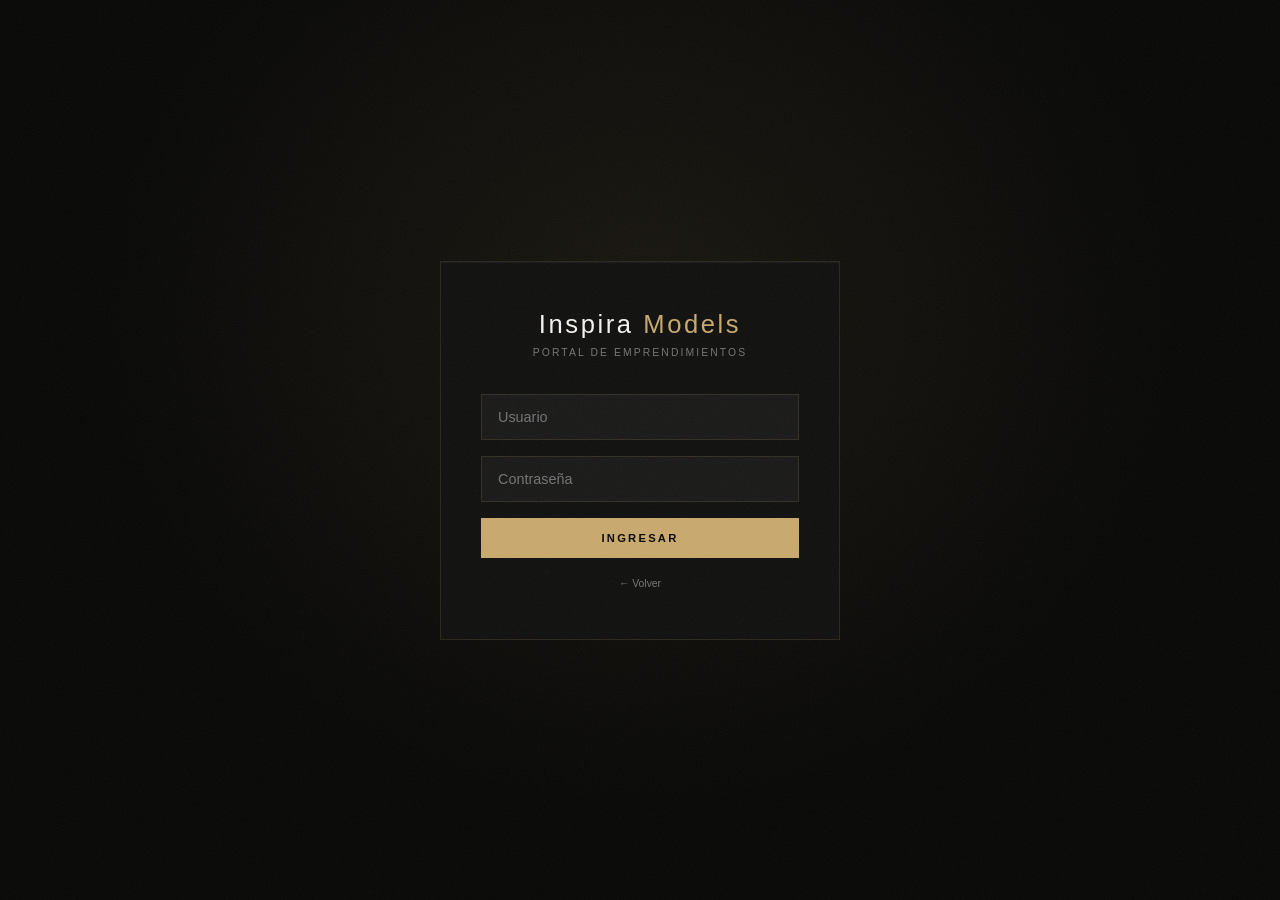
<file: emprendimiento.html>
<!DOCTYPE html>
<html lang="es">
<head>
<meta charset="UTF-8">
<meta name="viewport" content="width=device-width, initial-scale=1.0">
<title>Portal de Emprendimientos · Inspira Models</title>
<style>
  *, *::before, *::after { box-sizing: border-box; margin: 0; padding: 0; }
  :root { --gold: #c9a96e; --bg: #080807; --card: #111110; --border: rgba(201,169,110,0.15); --text: #f5f2ee; --muted: rgba(245,242,238,0.45); --green: #6be06b; --red: #e06b6b; }
  body { background: var(--bg); color: var(--text); font-family: 'Segoe UI', sans-serif; min-height: 100vh; position: relative; }
  body::after {
    content: ""; position: fixed; inset: 0; pointer-events: none; z-index: 99; opacity: 0.05;
    background-image: url("data:image/svg+xml,%3Csvg xmlns='http://www.w3.org/2000/svg'%3E%3Cfilter id='n'%3E%3CfeTurbulence type='fractalNoise' baseFrequency='0.85' numOctaves='4' stitchTiles='stitch'/%3E%3C/filter%3E%3Crect width='100%25' height='100%25' filter='url(%23n)'/%3E%3C/svg%3E");
  }

  #loginScreen {
    display: flex; align-items: center; justify-content: center; min-height: 100vh; padding: 24px;
    background: radial-gradient(ellipse at 50% 35%, rgba(201,169,110,0.09) 0%, transparent 60%), var(--bg);
  }
  .login-box { background: var(--card); border: 1px solid var(--border); box-shadow: inset 0 1px 0 rgba(255,255,255,0.045); padding: 48px 40px; width: 100%; max-width: 400px; text-align: center; }
  .login-logo { font-size: 1.6rem; font-weight: 300; letter-spacing: 0.1em; margin-bottom: 8px; }
  .login-logo span { color: var(--gold); }
  .login-sub { font-size: 0.65rem; letter-spacing: 0.2em; text-transform: uppercase; color: var(--muted); margin-bottom: 36px; }
  .login-input { width: 100%; background: rgba(255,255,255,0.04); border: 1px solid var(--border); color: var(--text); font-size: 0.9rem; padding: 14px 16px; outline: none; margin-bottom: 16px; font-family: inherit; }
  .login-btn { position: relative; overflow: hidden; width: 100%; padding: 14px; background: var(--gold); color: #080807; border: none; font-size: 0.7rem; font-weight: 700; letter-spacing: 0.2em; text-transform: uppercase; cursor: pointer; font-family: inherit; }
  .login-btn::after { content: ""; position: absolute; inset: 0; background: linear-gradient(100deg, transparent 32%, rgba(255,255,255,0.6) 50%, transparent 68%); transform: translateX(-130%); }
  .login-btn:hover::after { transform: translateX(130%); transition: transform 0.75s cubic-bezier(0.2,0.7,0.2,1); }
  .login-error { color: var(--red); font-size: 0.8rem; margin-top: 12px; display: none; }
  .login-back { display: inline-block; margin-top: 20px; font-size: 0.65rem; color: var(--muted); text-decoration: none; }
  .login-back:hover { color: var(--gold); }

  .top-nav { background: rgba(10,10,9,0.97); border-bottom: 1px solid var(--border); padding: 0 32px; display: flex; align-items: center; justify-content: space-between; height: 60px; position: sticky; top: 0; z-index: 100; }
  .top-logo { font-size: 1.1rem; font-weight: 300; }
  .top-logo span { color: var(--gold); }
  .logout-btn { background: none; border: 1px solid var(--border); color: var(--muted); font-size: 0.65rem; padding: 6px 14px; cursor: pointer; font-family: inherit; text-transform: uppercase; }
  .logout-btn:hover { border-color: var(--gold); color: var(--gold); }

  .page-body { max-width: 800px; margin: 0 auto; padding: 40px 24px 80px; }
  .dash-greeting { font-size: 1.5rem; font-weight: 300; margin-bottom: 32px; }
  .dash-greeting span { color: var(--gold); }

  .fg { margin-bottom: 14px; }
  .fg label { display: block; font-size: 0.58rem; letter-spacing: 0.12em; text-transform: uppercase; color: var(--muted); margin-bottom: 6px; }
  .fg input, .fg textarea { width: 100%; background: rgba(255,255,255,0.04); border: 1px solid var(--border); color: var(--text); font-size: 0.8rem; padding: 10px 12px; outline: none; font-family: inherit; }
  .fg textarea { min-height: 70px; resize: vertical; }

  .submit-btn { position: relative; overflow: hidden; padding: 12px 22px; background: var(--gold); color: #080807; border: none; font-size: 0.66rem; font-weight: 700; letter-spacing: 0.18em; text-transform: uppercase; cursor: pointer; font-family: inherit; }
  .submit-btn::after { content: ""; position: absolute; inset: 0; background: linear-gradient(100deg, transparent 32%, rgba(255,255,255,0.6) 50%, transparent 68%); transform: translateX(-130%); }
  .submit-btn:hover::after { transform: translateX(130%); transition: transform 0.75s cubic-bezier(0.2,0.7,0.2,1); }
  .form-card { background: var(--card); border: 1px solid var(--border); box-shadow: inset 0 1px 0 rgba(255,255,255,0.045); padding: 26px; margin-bottom: 24px; }
  .form-card-title { font-size: 0.65rem; letter-spacing: 0.2em; text-transform: uppercase; color: var(--gold); margin-bottom: 20px; }
  .section-title { font-size: 0.65rem; letter-spacing: 0.2em; text-transform: uppercase; color: var(--gold); margin-bottom: 18px; border-left: 2px solid var(--gold); padding-left: 10px; }

  .producto-mini { display: flex; gap: 14px; align-items: center; border: 1px solid var(--border); box-shadow: inset 0 1px 0 rgba(255,255,255,0.045); padding: 12px 16px; margin-bottom: 8px; }
  .producto-mini img { width: 48px; height: 48px; object-fit: cover; }
  .empty-msg { color: var(--muted); font-size: 0.8rem; padding: 4px 0 16px; }

  @media (prefers-reduced-motion: reduce) {
    body::after { display: none; }
    .login-btn::after, .submit-btn::after { display: none; }
  }
</style>
</head>
<body>

<div id="loginScreen">
  <div class="login-box">
    <div class="login-logo">Inspira <span>Models</span></div>
    <div class="login-sub">Portal de Emprendimientos</div>
    <input class="login-input" type="text" id="loginUsuario" placeholder="Usuario">
    <input class="login-input" type="password" id="loginPass" placeholder="Contraseña" onkeydown="if(event.key==='Enter') doLogin()">
    <button class="login-btn" onclick="doLogin()">Ingresar</button>
    <div class="login-error" id="loginError">Usuario o contraseña incorrectos</div>
    <a href="index.html#emprendimientos" class="login-back">← Volver</a>
  </div>
</div>

<div id="dashboard" style="display:none">
  <nav class="top-nav">
    <div class="top-logo">Inspira <span>Models</span></div>
    <button class="logout-btn" onclick="doLogout()">Salir</button>
  </nav>
  <div class="page-body">
    <div class="dash-greeting"><span id="dashNombre"></span></div>

    <div class="form-card">
      <div class="form-card-title">Agregar producto</div>
      <div class="fg"><label>Nombre</label><input type="text" id="prodNombre"></div>
      <div class="fg"><label>Descripción</label><textarea id="prodDescripcion"></textarea></div>
      <div class="fg"><label>Precio</label><input type="number" id="prodPrecio"></div>
      <div class="fg"><label>Cantidad disponible</label><input type="number" id="prodCantidad"></div>
      <div class="fg"><label>Foto</label><input type="file" id="prodFotoInput" accept="image/*"></div>
      <button class="submit-btn" onclick="agregarProducto()">Agregar producto</button>
      <div id="prodOk" style="display:none;font-size:0.75rem;color:var(--green);margin-top:10px">✓ Producto agregado</div>
    </div>

    <div class="section-title">Mis productos</div>
    <div id="productosList"></div>
  </div>
</div>

<script src="emprendimiento.js"></script>
</body>
</html>
</file>
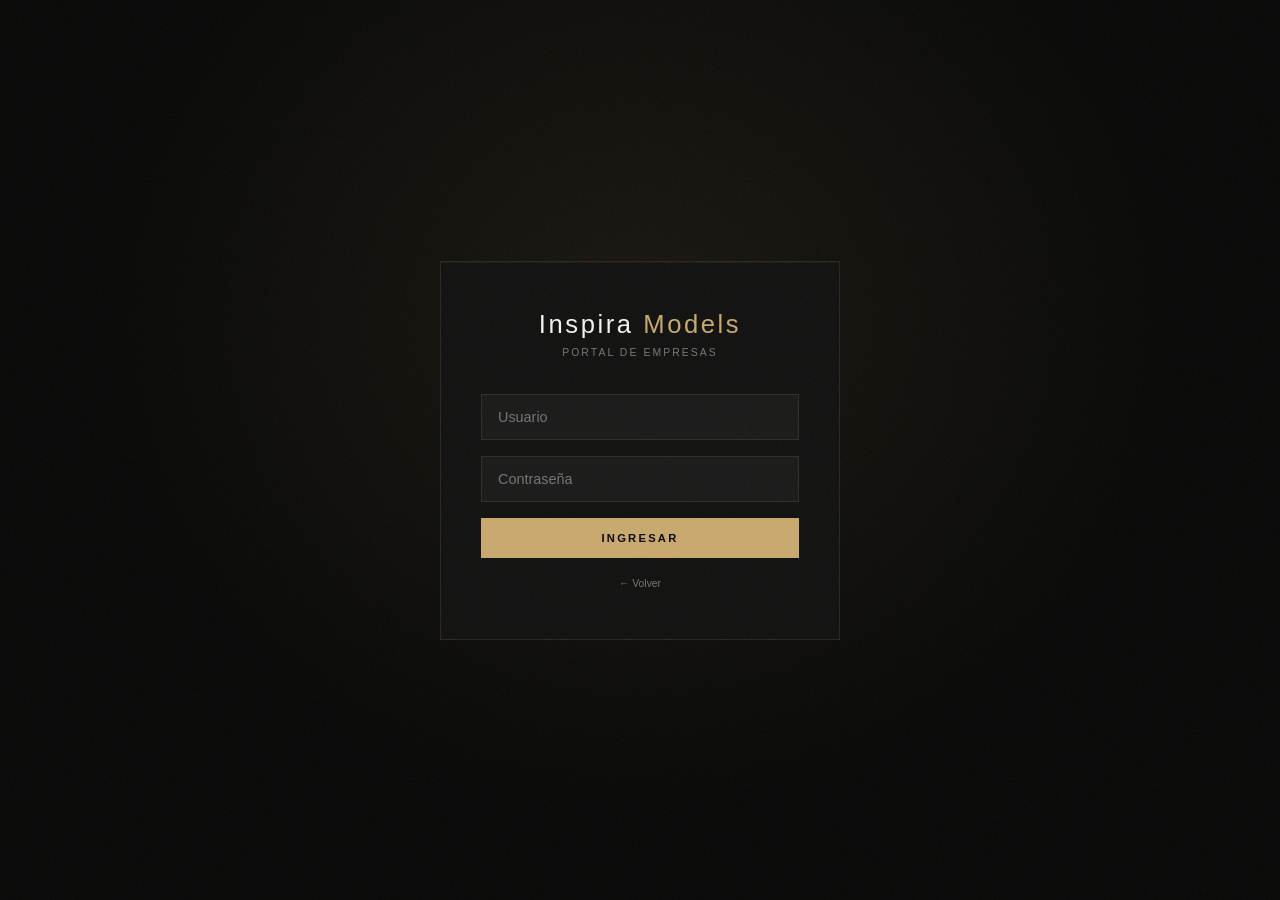
<file: empresa.html>
<!DOCTYPE html>
<html lang="es">
<head>
<meta charset="UTF-8">
<meta name="viewport" content="width=device-width, initial-scale=1.0">
<title>Portal de Empresas · Inspira Models</title>
<style>
  *, *::before, *::after { box-sizing: border-box; margin: 0; padding: 0; }
  :root { --gold: #c9a96e; --bg: #080807; --card: #111110; --border: rgba(201,169,110,0.15); --text: #f5f2ee; --muted: rgba(245,242,238,0.45); --green: #6be06b; --red: #e06b6b; --yellow: #ffc832; }
  body { background: var(--bg); color: var(--text); font-family: 'Segoe UI', sans-serif; min-height: 100vh; position: relative; }
  body::after {
    content: ""; position: fixed; inset: 0; pointer-events: none; z-index: 99; opacity: 0.05;
    background-image: url("data:image/svg+xml,%3Csvg xmlns='http://www.w3.org/2000/svg'%3E%3Cfilter id='n'%3E%3CfeTurbulence type='fractalNoise' baseFrequency='0.85' numOctaves='4' stitchTiles='stitch'/%3E%3C/filter%3E%3Crect width='100%25' height='100%25' filter='url(%23n)'/%3E%3C/svg%3E");
  }

  #loginScreen {
    display: flex; align-items: center; justify-content: center; min-height: 100vh; padding: 24px;
    background: radial-gradient(ellipse at 50% 35%, rgba(201,169,110,0.09) 0%, transparent 60%), var(--bg);
  }
  .login-box { background: var(--card); border: 1px solid var(--border); box-shadow: inset 0 1px 0 rgba(255,255,255,0.045); padding: 48px 40px; width: 100%; max-width: 400px; text-align: center; }
  .login-logo { font-size: 1.6rem; font-weight: 300; letter-spacing: 0.1em; margin-bottom: 8px; }
  .login-logo span { color: var(--gold); }
  .login-sub { font-size: 0.65rem; letter-spacing: 0.2em; text-transform: uppercase; color: var(--muted); margin-bottom: 36px; }
  .login-input { width: 100%; background: rgba(255,255,255,0.04); border: 1px solid var(--border); color: var(--text); font-size: 0.9rem; padding: 14px 16px; outline: none; margin-bottom: 16px; font-family: inherit; }
  .login-btn { position: relative; overflow: hidden; width: 100%; padding: 14px; background: var(--gold); color: #080807; border: none; font-size: 0.7rem; font-weight: 700; letter-spacing: 0.2em; text-transform: uppercase; cursor: pointer; font-family: inherit; }
  .login-btn::after { content: ""; position: absolute; inset: 0; background: linear-gradient(100deg, transparent 32%, rgba(255,255,255,0.6) 50%, transparent 68%); transform: translateX(-130%); }
  .login-btn:hover::after { transform: translateX(130%); transition: transform 0.75s cubic-bezier(0.2,0.7,0.2,1); }
  .login-error { color: var(--red); font-size: 0.8rem; margin-top: 12px; display: none; }
  .login-back { display: inline-block; margin-top: 20px; font-size: 0.65rem; color: var(--muted); text-decoration: none; }
  .login-back:hover { color: var(--gold); }

  .top-nav { background: rgba(10,10,9,0.97); border-bottom: 1px solid var(--border); padding: 0 32px; display: flex; align-items: center; justify-content: space-between; height: 60px; position: sticky; top: 0; z-index: 100; }
  .top-logo { font-size: 1.1rem; font-weight: 300; }
  .top-logo span { color: var(--gold); }
  .logout-btn { background: none; border: 1px solid var(--border); color: var(--muted); font-size: 0.65rem; padding: 6px 14px; cursor: pointer; font-family: inherit; text-transform: uppercase; }
  .logout-btn:hover { border-color: var(--gold); color: var(--gold); }

  .page-body { max-width: 1000px; margin: 0 auto; padding: 40px 24px 80px; }
  .dash-greeting { font-size: 1.5rem; font-weight: 300; margin-bottom: 32px; }
  .dash-greeting span { color: var(--gold); }

  .tabs { display: flex; border-bottom: 1px solid var(--border); margin-bottom: 28px; flex-wrap: wrap; }
  .tab-btn { background: none; border: none; border-bottom: 2px solid transparent; color: var(--muted); font-size: 0.62rem; letter-spacing: 0.15em; text-transform: uppercase; padding: 12px 18px; cursor: pointer; font-family: inherit; margin-bottom: -1px; }
  .tab-btn.active { color: var(--gold); border-bottom-color: var(--gold); }
  .tab-panel { display: none; }
  .tab-panel.active { display: block; }

  .fg { margin-bottom: 14px; }
  .fg label { display: block; font-size: 0.58rem; letter-spacing: 0.12em; text-transform: uppercase; color: var(--muted); margin-bottom: 6px; }
  .fg input, .fg select, .fg textarea { width: 100%; background: rgba(255,255,255,0.04); border: 1px solid var(--border); color: var(--text); font-size: 0.8rem; padding: 10px 12px; outline: none; font-family: inherit; }
  .fg textarea { min-height: 70px; resize: vertical; }

  .submit-btn { position: relative; overflow: hidden; padding: 12px 22px; background: var(--gold); color: #080807; border: none; font-size: 0.66rem; font-weight: 700; letter-spacing: 0.18em; text-transform: uppercase; cursor: pointer; font-family: inherit; }
  .submit-btn.block { width: 100%; }
  .submit-btn::after { content: ""; position: absolute; inset: 0; background: linear-gradient(100deg, transparent 32%, rgba(255,255,255,0.6) 50%, transparent 68%); transform: translateX(-130%); }
  .submit-btn:hover::after { transform: translateX(130%); transition: transform 0.75s cubic-bezier(0.2,0.7,0.2,1); }
  .form-card { background: var(--card); border: 1px solid var(--border); box-shadow: inset 0 1px 0 rgba(255,255,255,0.045); padding: 26px; margin-bottom: 24px; }
  .form-card-title { font-size: 0.65rem; letter-spacing: 0.2em; text-transform: uppercase; color: var(--gold); margin-bottom: 20px; }
  .form-msg { font-size: 0.75rem; margin-top: 12px; display: none; color: var(--green); }

  .item-card { border: 1px solid var(--border); box-shadow: inset 0 1px 0 rgba(255,255,255,0.045); padding: 16px 18px; margin-bottom: 10px; }
  .item-title { font-size: 0.8rem; color: var(--gold); margin-bottom: 6px; }
  .item-desc { font-size: 0.75rem; color: rgba(245,242,238,0.6); line-height: 1.6; }
  .item-meta { font-size: 0.6rem; color: var(--muted); margin-top: 8px; }
  .badge-pendiente { background: rgba(255,200,50,0.12); color: var(--yellow); font-size: 0.6rem; padding: 3px 8px; border-radius: 3px; }
  .badge-aceptado  { background: rgba(107,224,107,0.12); color: var(--green); font-size: 0.6rem; padding: 3px 8px; border-radius: 3px; }
  .badge-rechazado { background: rgba(224,107,107,0.12); color: var(--red); font-size: 0.6rem; padding: 3px 8px; border-radius: 3px; }
  .producto-mini { display: flex; gap: 14px; align-items: center; border: 1px solid var(--border); padding: 12px 16px; margin-bottom: 8px; }
  .producto-mini img { width: 48px; height: 48px; object-fit: cover; }
  .empty-msg { color: var(--muted); font-size: 0.8rem; padding: 4px 0 16px; }
  .section-title { font-size: 0.65rem; letter-spacing: 0.2em; text-transform: uppercase; color: var(--gold); margin-bottom: 18px; border-left: 2px solid var(--gold); padding-left: 10px; }

  @media (prefers-reduced-motion: reduce) {
    body::after { display: none; }
    .login-btn::after, .submit-btn::after { display: none; }
  }
</style>
</head>
<body>

<div id="loginScreen">
  <div class="login-box">
    <div class="login-logo">Inspira <span>Models</span></div>
    <div class="login-sub">Portal de Empresas</div>
    <input class="login-input" type="text" id="loginUsuario" placeholder="Usuario">
    <input class="login-input" type="password" id="loginPass" placeholder="Contraseña" onkeydown="if(event.key==='Enter') doLogin()">
    <button class="login-btn" onclick="doLogin()">Ingresar</button>
    <div class="login-error" id="loginError">Usuario o contraseña incorrectos</div>
    <a href="empresas.html" class="login-back">← Volver</a>
  </div>
</div>

<div id="dashboard" style="display:none">
  <nav class="top-nav">
    <div class="top-logo">Inspira <span>Models</span></div>
    <button class="logout-btn" onclick="doLogout()">Salir</button>
  </nav>
  <div class="page-body">
    <div class="dash-greeting">Hola, <span id="dashNombre"></span></div>

    <div class="tabs">
      <button class="tab-btn active" onclick="switchTab('promos', this)">Promociones</button>
      <button class="tab-btn" onclick="switchTab('procesos', this)">Mis procesos</button>
      <button class="tab-btn" onclick="switchTab('compartir', this)">Reseña / Historia</button>
    </div>

    <div class="tab-panel active" id="panel-promos">
      <div class="section-title">Tienda y promociones</div>
      <div id="promosList"></div>
    </div>

    <div class="tab-panel" id="panel-procesos">
      <div class="section-title">Cotizaciones y solicitudes</div>
      <div id="cotizacionesList"></div>
    </div>

    <div class="tab-panel" id="panel-compartir">
      <div class="form-card">
        <div class="form-card-title">Deja tu reseña</div>
        <div class="fg"><label>Calificación</label>
          <select id="resCalificacion"><option value="5">★★★★★</option><option value="4">★★★★</option><option value="3">★★★</option></select>
        </div>
        <div class="fg"><label>Comentario</label><textarea id="resComentario"></textarea></div>
        <button class="submit-btn" onclick="enviarResena()">Publicar reseña</button>
        <div class="form-msg" id="resOk">✓ Reseña enviada, gracias por compartir</div>
      </div>
      <div class="form-card">
        <div class="form-card-title">Comparte tu experiencia</div>
        <div class="fg"><label>Tu historia</label><textarea id="histTexto"></textarea></div>
        <button class="submit-btn" onclick="enviarHistoria()">Compartir</button>
        <div class="form-msg" id="histOk">✓ Historia enviada, gracias por compartir</div>
      </div>
    </div>
  </div>
</div>

<script src="empresa.js"></script>
</body>
</html>
</file>
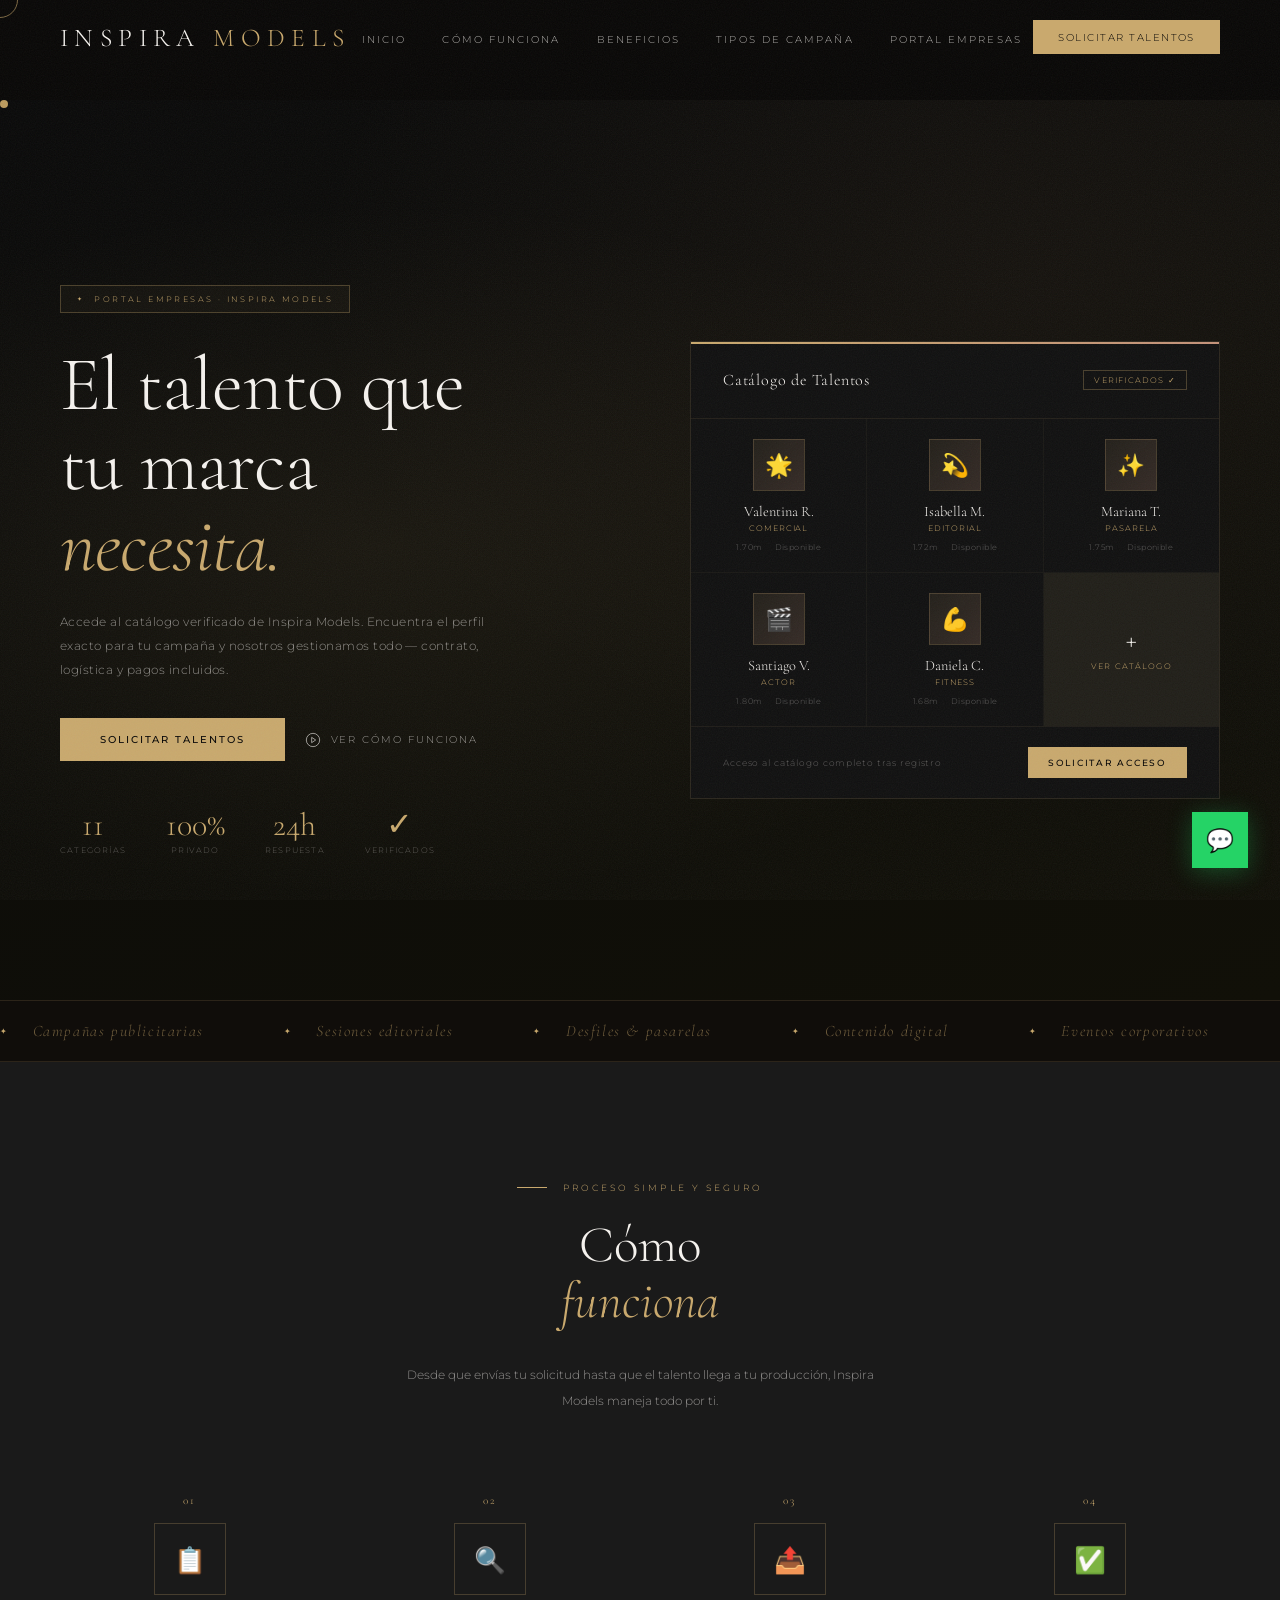
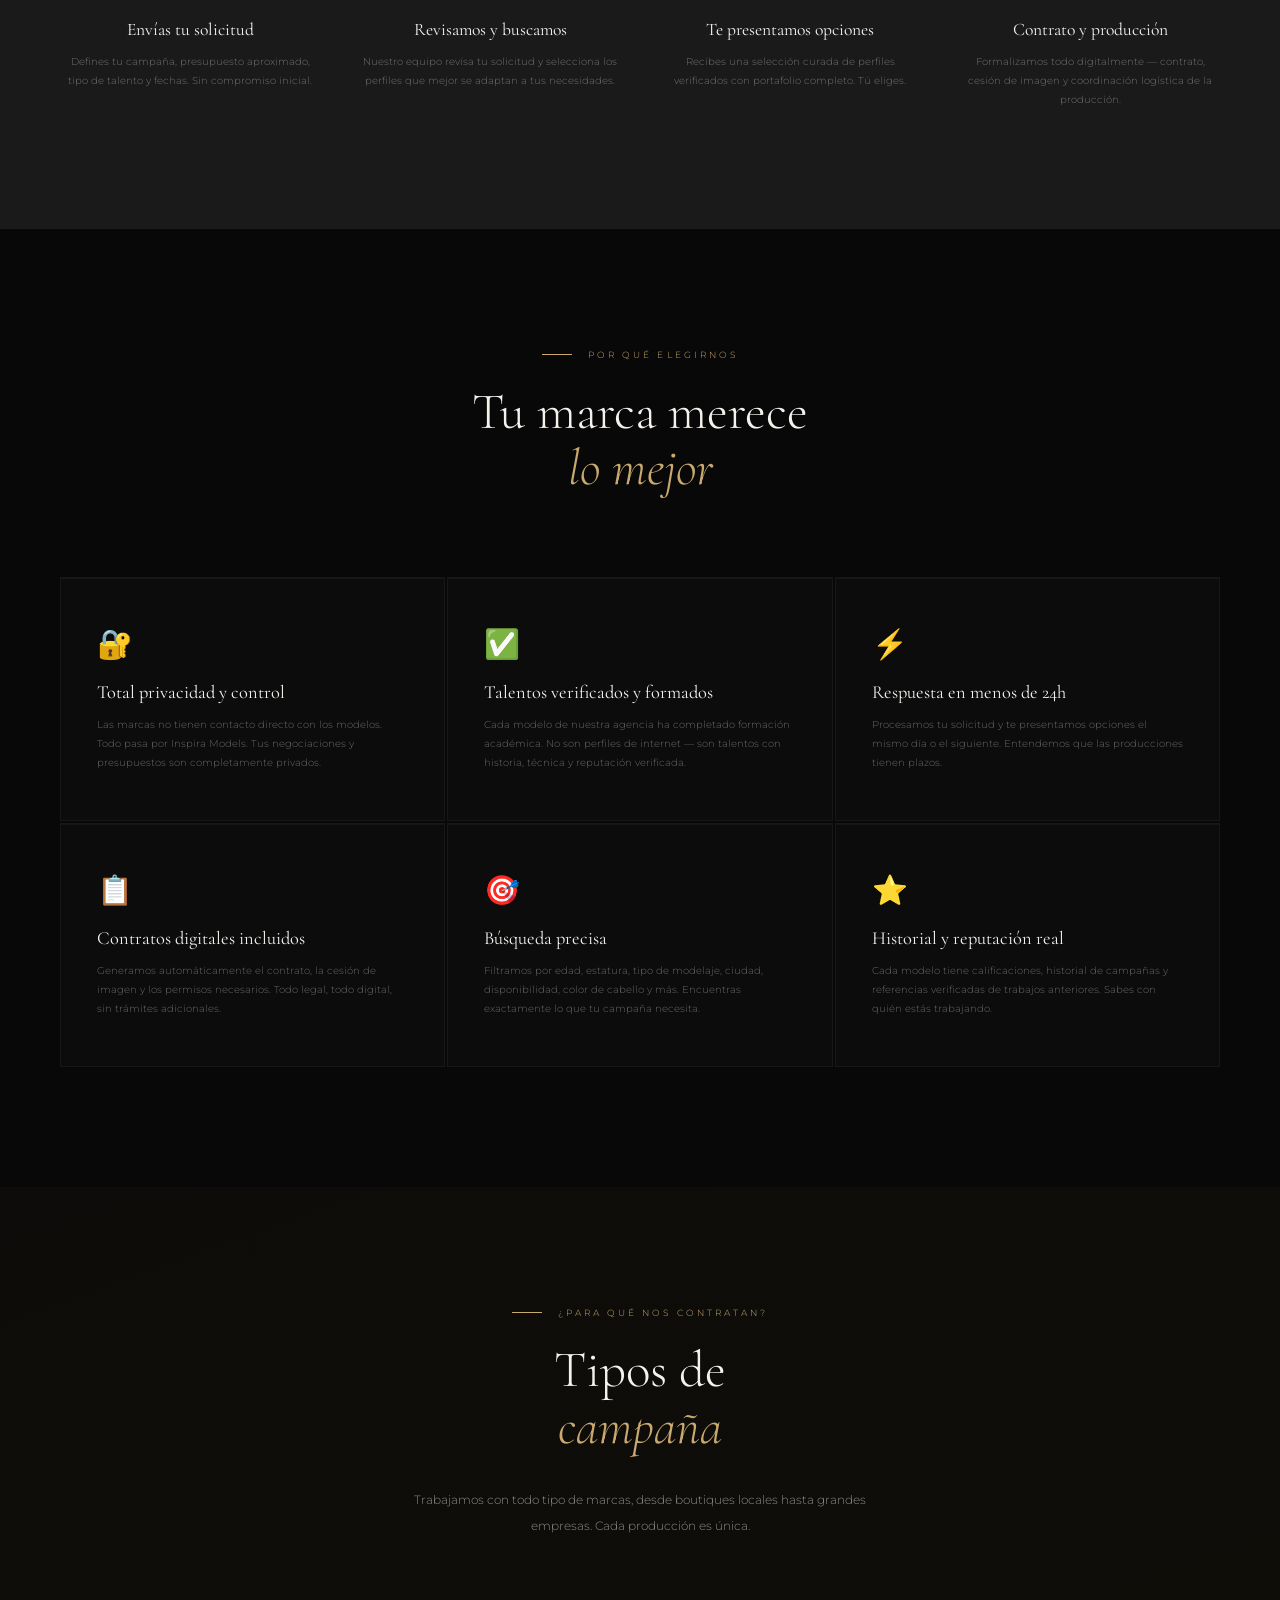
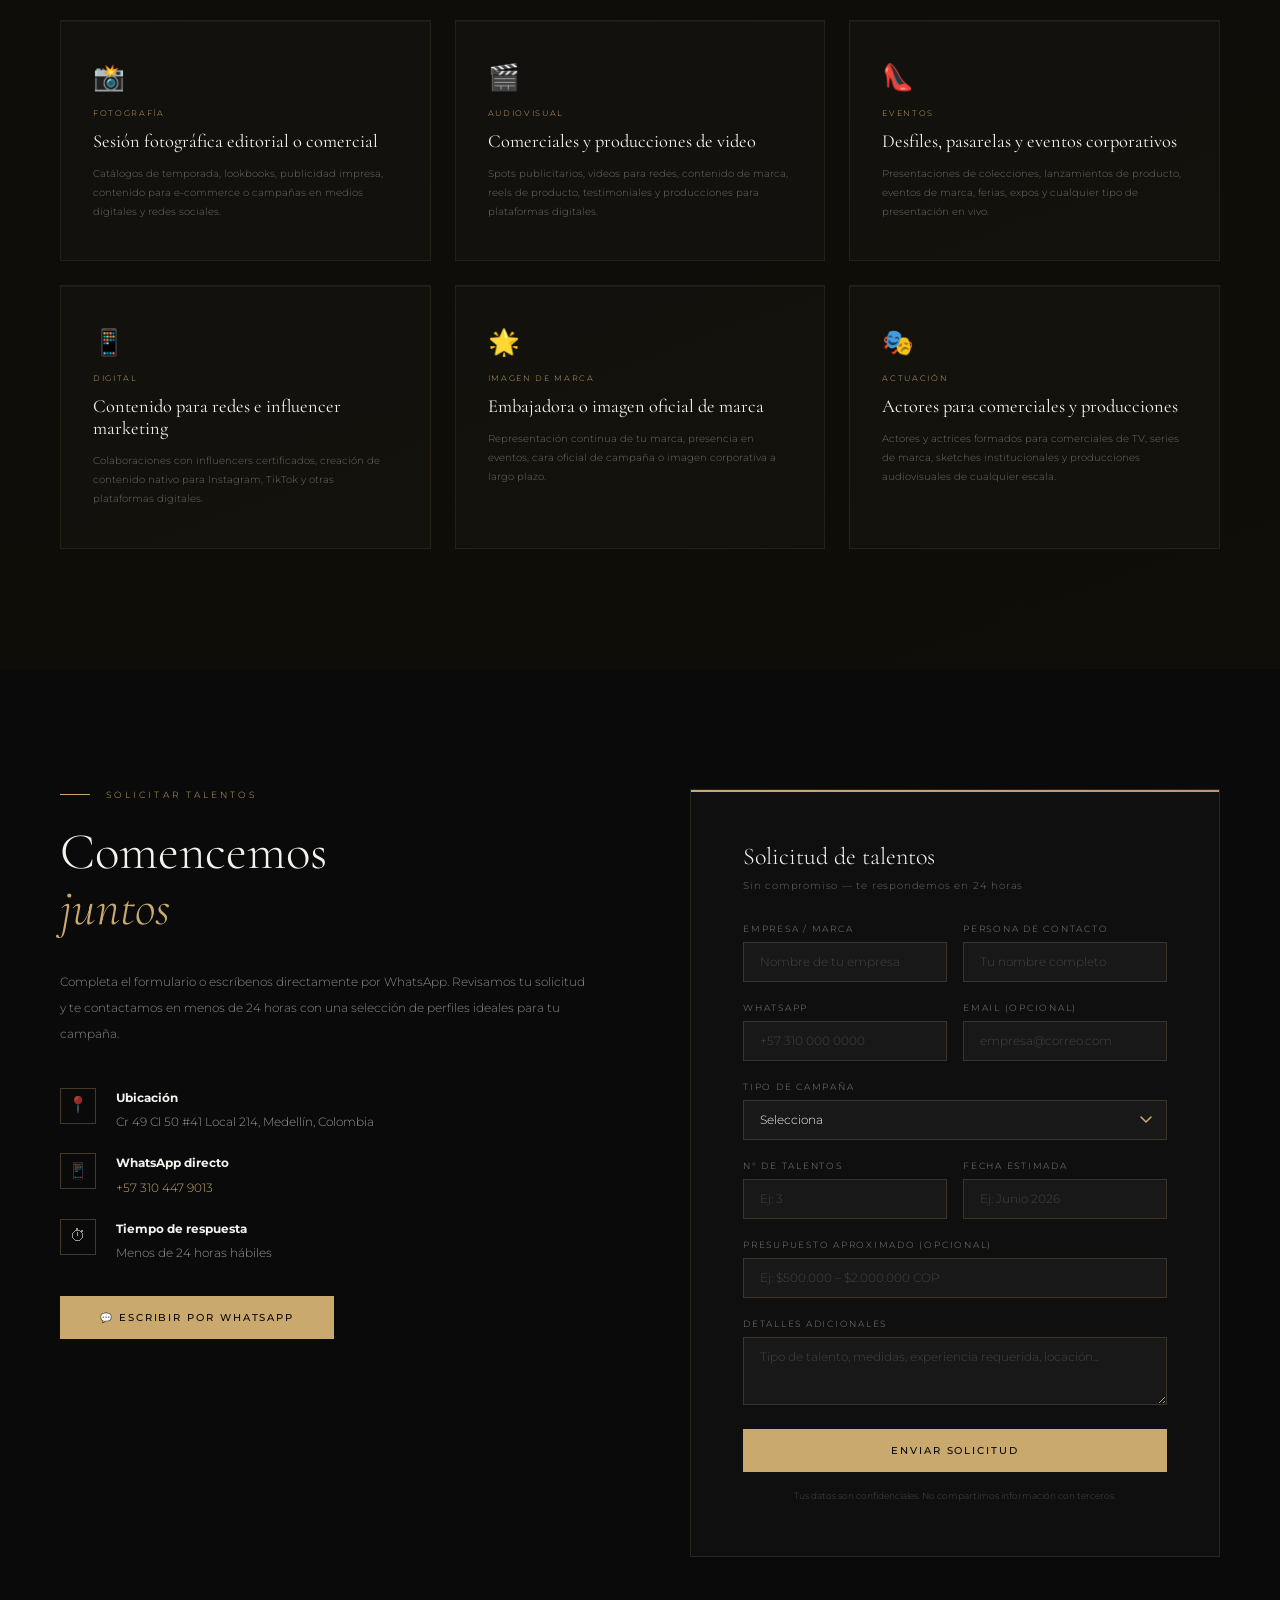
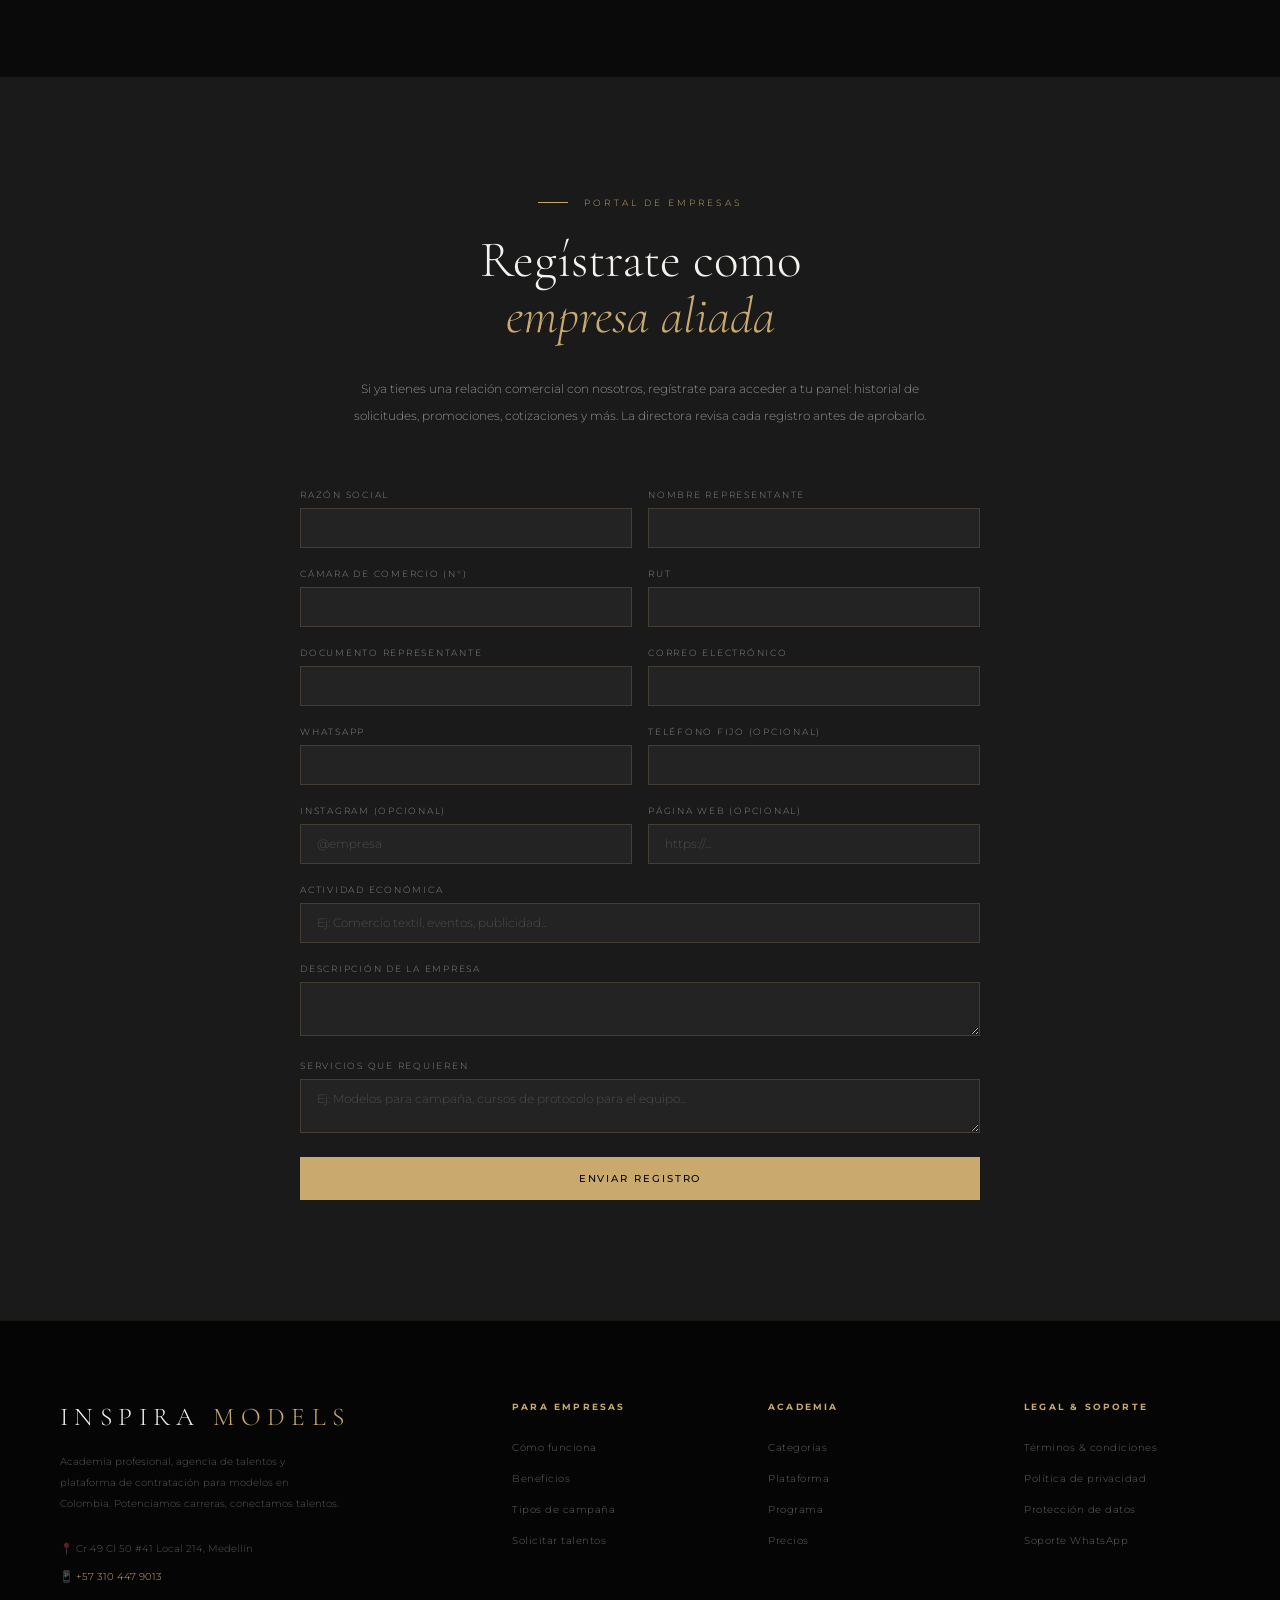
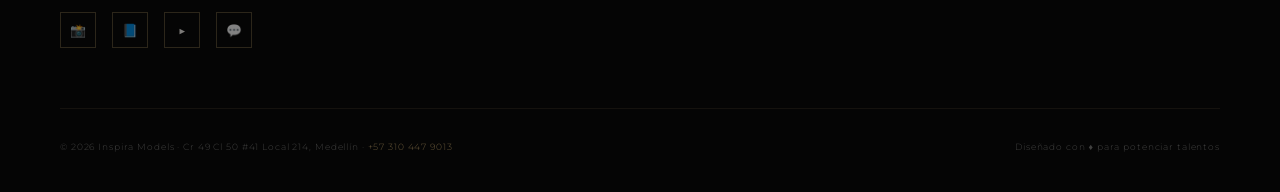
<file: empresas.html>
<!DOCTYPE html>
<html lang="es">
<head>
<meta charset="UTF-8">
<meta name="viewport" content="width=device-width, initial-scale=1.0">
<title>Inspira Models para Empresas — Encuentra el talento que tu marca necesita</title>
<meta name="description" content="Inspira Models: Catálogo verificado de modelos y talentos para campañas, desfiles y producciones en Medellín, Colombia. Solicita talentos de forma privada y segura.">
<link rel="stylesheet" href="styles.css">
<style>
  /* ESTILOS EXCLUSIVOS EMPRESAS */
  .emp-hero {
    position: relative; min-height: 100vh;
    display: flex; align-items: center;
    padding: 140px 60px 100px;
    background:
      radial-gradient(ellipse at 30% 50%, rgba(201,169,110,0.07) 0%, transparent 55%),
      radial-gradient(ellipse at 80% 20%, rgba(196,146,122,0.05) 0%, transparent 50%),
      linear-gradient(160deg, #0a0a0a 0%, #111008 100%);
    overflow: hidden;
  }
  .emp-hero-inner {
    display: grid; grid-template-columns: 1fr 1fr;
    gap: 100px; align-items: center;
    position: relative; z-index: 1; width: 100%;
  }
  .emp-hero-badge {
    display: inline-flex; align-items: center; gap: 10px;
    font-size: 0.5rem; letter-spacing: 0.3em; text-transform: uppercase;
    color: var(--gold); border: 1px solid rgba(201,169,110,0.3);
    padding: 8px 16px; margin-bottom: 32px;
    background: rgba(201,169,110,0.04);
  }
  .emp-hero-badge::before { content: '✦'; font-size: 0.4rem; }

  .emp-trust-strip {
    display: flex; gap: 40px; margin-top: 48px; flex-wrap: wrap;
  }
  .emp-trust-item { text-align: center; }
  .emp-trust-num {
    font-family: 'Cormorant Garamond', serif;
    font-size: 2rem; font-weight: 300; color: var(--gold); line-height: 1;
  }
  .emp-trust-label { font-size: 0.5rem; letter-spacing: 0.15em; text-transform: uppercase; color: rgba(245,242,238,0.35); margin-top: 4px; }

  .emp-card-demo {
    background: #111; border: 1px solid rgba(201,169,110,0.15);
    box-shadow: inset 0 1px 0 rgba(255,255,255,0.045);
    padding: 0; position: relative; overflow: hidden;
  }
  .emp-card-demo::before { content: ''; position: absolute; top: 0; left: 0; right: 0; height: 2px; background: linear-gradient(to right, var(--gold), var(--rose)); }
  .emp-card-header {
    padding: 28px 32px; border-bottom: 1px solid rgba(201,169,110,0.1);
    display: flex; align-items: center; justify-content: space-between;
  }
  .emp-card-header-title { font-family: 'Cormorant Garamond', serif; font-size: 1rem; font-weight: 300; letter-spacing: 0.05em; }
  .emp-card-verified { font-size: 0.5rem; letter-spacing: 0.15em; text-transform: uppercase; color: var(--gold); border: 1px solid rgba(201,169,110,0.3); padding: 4px 10px; }
  .emp-catalog-grid { display: grid; grid-template-columns: 1fr 1fr 1fr; gap: 1px; background: rgba(201,169,110,0.05); }
  .emp-model-mini { padding: 20px; background: #111; text-align: center; transition: background 0.3s; }
  .emp-model-mini:hover { background: #161410; }
  .emp-model-avatar { width: 52px; height: 52px; border-radius: 0; background: linear-gradient(135deg, rgba(201,169,110,0.1), rgba(196,146,122,0.2)); border: 1px solid rgba(201,169,110,0.2); display: flex; align-items: center; justify-content: center; font-size: 1.4rem; margin: 0 auto 12px; }
  .emp-model-name { font-family: 'Cormorant Garamond', serif; font-size: 0.9rem; margin-bottom: 4px; }
  .emp-model-type { font-size: 0.48rem; letter-spacing: 0.12em; text-transform: uppercase; color: var(--gold); }
  .emp-model-stats { display: flex; justify-content: center; gap: 12px; margin-top: 10px; }
  .emp-model-stat { font-size: 0.48rem; color: rgba(245,242,238,0.35); letter-spacing: 0.06em; }
  .emp-card-footer { padding: 20px 32px; display: flex; align-items: center; justify-content: space-between; border-top: 1px solid rgba(201,169,110,0.08); }
  .emp-card-count { font-size: 0.55rem; color: rgba(245,242,238,0.35); letter-spacing: 0.1em; }

  /* PROCESO */
  .emp-process-section { background: var(--charcoal); }
  .emp-process-grid { display: grid; grid-template-columns: repeat(4, 1fr); gap: 40px; margin-top: 80px; }
  .emp-step { text-align: center; }
  .emp-step-icon { width: 72px; height: 72px; border: 1px solid rgba(201,169,110,0.25); display: flex; align-items: center; justify-content: center; font-size: 1.6rem; margin: 0 auto 24px; transition: all 0.3s; }
  .emp-step:hover .emp-step-icon { border-color: var(--gold); background: rgba(201,169,110,0.05); }
  .emp-step-num { font-family: 'Cormorant Garamond', serif; font-size: 0.7rem; color: var(--gold); letter-spacing: 0.2em; margin-bottom: 16px; }
  .emp-step-title { font-family: 'Cormorant Garamond', serif; font-size: 1.1rem; font-weight: 400; margin-bottom: 12px; }
  .emp-step-desc { font-size: 0.62rem; line-height: 1.9; color: rgba(245,242,238,0.4); }

  /* BENEFICIOS */
  .emp-benefits-section { background: #080808; }
  .emp-benefits-grid { display: grid; grid-template-columns: repeat(3, 1fr); gap: 2px; margin-top: 80px; }
  .emp-benefit { padding: 48px 36px; background: rgba(255,255,255,0.015); border: 1px solid rgba(201,169,110,0.07); box-shadow: inset 0 1px 0 rgba(255,255,255,0.045); transition: all 0.3s; }
  .emp-benefit:hover { background: rgba(201,169,110,0.03); border-color: rgba(201,169,110,0.18); transform: translateY(-4px); }
  .emp-benefit-icon { font-size: 1.8rem; margin-bottom: 20px; display: block; }
  .emp-benefit-title { font-family: 'Cormorant Garamond', serif; font-size: 1.15rem; font-weight: 400; margin-bottom: 12px; }
  .emp-benefit-desc { font-size: 0.63rem; line-height: 1.9; color: rgba(245,242,238,0.4); }

  /* TARIFAS */
  .emp-tarifas { background: linear-gradient(160deg, #0d0c0a 0%, #100e08 100%); }
  .emp-tarifas-grid { display: grid; grid-template-columns: repeat(3, 1fr); gap: 24px; margin-top: 80px; }
  .emp-tarifa-card { padding: 40px 32px; border: 1px solid rgba(201,169,110,0.1); background: rgba(255,255,255,0.015); box-shadow: inset 0 1px 0 rgba(255,255,255,0.045); transition: all 0.3s; }
  .emp-tarifa-card:hover { border-color: rgba(201,169,110,0.3); transform: translateY(-4px); }
  .emp-tarifa-icon { font-size: 1.6rem; margin-bottom: 16px; display: block; }
  .emp-tarifa-type { font-size: 0.52rem; letter-spacing: 0.2em; text-transform: uppercase; color: var(--gold); margin-bottom: 12px; }
  .emp-tarifa-title { font-family: 'Cormorant Garamond', serif; font-size: 1.15rem; font-weight: 400; margin-bottom: 12px; }
  .emp-tarifa-desc { font-size: 0.62rem; line-height: 1.9; color: rgba(245,242,238,0.4); }

  /* FORMULARIO EMPRESA */
  .emp-contact-section { background: #0a0a0a; }
  .emp-contact-inner { display: grid; grid-template-columns: 1fr 1fr; gap: 100px; align-items: start; }
  .emp-form-box { background: rgba(255,255,255,0.02); border: 1px solid rgba(201,169,110,0.15); box-shadow: inset 0 1px 0 rgba(255,255,255,0.045); padding: 52px; position: relative; }
  .emp-form-box::before { content: ''; position: absolute; top: 0; left: 0; right: 0; height: 2px; background: linear-gradient(to right, var(--gold), var(--rose)); }

  /* MOBILE */
  @media (max-width: 900px) {
    .emp-hero { padding: 120px 24px 80px; }
    .emp-hero-inner { grid-template-columns: 1fr; gap: 60px; }
    .emp-process-grid { grid-template-columns: 1fr 1fr; gap: 32px; }
    .emp-benefits-grid { grid-template-columns: 1fr; }
    .emp-tarifas-grid { grid-template-columns: 1fr; }
    .emp-contact-inner { grid-template-columns: 1fr; gap: 48px; }
    .emp-catalog-grid { grid-template-columns: 1fr 1fr; }
  }
  @media (max-width: 600px) {
    .emp-process-grid { grid-template-columns: 1fr; }
    .emp-catalog-grid { grid-template-columns: 1fr 1fr; }
  }
</style>
</head>
<body>

<!-- CURSOR -->
<div class="cursor" id="cursor"></div>
<div class="cursor-ring" id="cursorRing"></div>

<!-- NAV MOBILE -->
<div class="nav-mobile" id="navMobile">
  <button class="nav-mobile-close" onclick="closeNav()">✕</button>
  <a href="index.html" onclick="closeNav()">Inicio</a>
  <a href="#proceso" onclick="closeNav()">Cómo funciona</a>
  <a href="#beneficios" onclick="closeNav()">Beneficios</a>
  <a href="#contacto" onclick="closeNav()">Solicitar talentos</a>
  <a href="#registro" onclick="closeNav()">Registrarme</a>
  <a href="empresa.html" onclick="closeNav()">Portal Empresas</a>
  <a href="https://wa.me/573104479013" target="_blank" style="color:var(--gold)">WhatsApp</a>
</div>

<!-- NAV -->
<nav id="navbar">
  <a href="index.html" class="logo">Inspira <span>Models</span></a>
  <ul class="nav-links">
    <li><a href="index.html">Inicio</a></li>
    <li><a href="#proceso">Cómo funciona</a></li>
    <li><a href="#beneficios">Beneficios</a></li>
    <li><a href="#tarifas">Tipos de campaña</a></li>
    <li><a href="empresa.html">Portal Empresas</a></li>
  </ul>
  <a href="#contacto" class="nav-cta">Solicitar talentos</a>
  <div class="nav-hamburger" onclick="openNav()">
    <span></span><span></span><span></span>
  </div>
</nav>

<!-- HERO EMPRESAS -->
<section class="emp-hero" id="inicio">
  <div class="emp-hero-inner">
    <div>
      <div class="emp-hero-badge">Portal Empresas · Inspira Models</div>
      <h1 class="hero-title" style="font-size:clamp(3rem,6vw,6rem)">
        El talento que<br>tu marca<br><em>necesita.</em>
      </h1>
      <p class="hero-desc">Accede al catálogo verificado de Inspira Models. Encuentra el perfil exacto para tu campaña y nosotros gestionamos todo — contrato, logística y pagos incluidos.</p>
      <div class="hero-actions">
        <a href="#contacto" class="btn-primary">Solicitar talentos</a>
        <a href="#proceso" class="btn-secondary">
          <svg viewBox="0 0 24 24" fill="none" stroke="currentColor" stroke-width="1.5"><circle cx="12" cy="12" r="10"/><polygon points="10,8 16,12 10,16"/></svg>
          Ver cómo funciona
        </a>
      </div>
      <div class="emp-trust-strip">
        <div class="emp-trust-item"><div class="emp-trust-num">11</div><div class="emp-trust-label">Categorías</div></div>
        <div class="emp-trust-item"><div class="emp-trust-num">100%</div><div class="emp-trust-label">Privado</div></div>
        <div class="emp-trust-item"><div class="emp-trust-num">24h</div><div class="emp-trust-label">Respuesta</div></div>
        <div class="emp-trust-item"><div class="emp-trust-num">✓</div><div class="emp-trust-label">Verificados</div></div>
      </div>
    </div>
    <!-- Demo catálogo -->
    <div class="emp-card-demo reveal reveal-delay-2">
      <div class="emp-card-header">
        <div class="emp-card-header-title">Catálogo de Talentos</div>
        <div class="emp-card-verified">Verificados ✓</div>
      </div>
      <div class="emp-catalog-grid">
        <div class="emp-model-mini"><div class="emp-model-avatar">🌟</div><div class="emp-model-name">Valentina R.</div><div class="emp-model-type">Comercial</div><div class="emp-model-stats"><span class="emp-model-stat">1.70m</span><span class="emp-model-stat">Disponible</span></div></div>
        <div class="emp-model-mini"><div class="emp-model-avatar">💫</div><div class="emp-model-name">Isabella M.</div><div class="emp-model-type">Editorial</div><div class="emp-model-stats"><span class="emp-model-stat">1.72m</span><span class="emp-model-stat">Disponible</span></div></div>
        <div class="emp-model-mini"><div class="emp-model-avatar">✨</div><div class="emp-model-name">Mariana T.</div><div class="emp-model-type">Pasarela</div><div class="emp-model-stats"><span class="emp-model-stat">1.75m</span><span class="emp-model-stat">Disponible</span></div></div>
        <div class="emp-model-mini"><div class="emp-model-avatar">🎬</div><div class="emp-model-name">Santiago V.</div><div class="emp-model-type">Actor</div><div class="emp-model-stats"><span class="emp-model-stat">1.80m</span><span class="emp-model-stat">Disponible</span></div></div>
        <div class="emp-model-mini"><div class="emp-model-avatar">💪</div><div class="emp-model-name">Daniela C.</div><div class="emp-model-type">Fitness</div><div class="emp-model-stats"><span class="emp-model-stat">1.68m</span><span class="emp-model-stat">Disponible</span></div></div>
        <div class="emp-model-mini" style="background:rgba(201,169,110,0.04);display:flex;align-items:center;justify-content:center;flex-direction:column;gap:6px"><div style="font-size:1.4rem">+</div><div style="font-size:0.48rem;letter-spacing:0.15em;text-transform:uppercase;color:var(--gold)">Ver catálogo</div></div>
      </div>
      <div class="emp-card-footer">
        <div class="emp-card-count">Acceso al catálogo completo tras registro</div>
        <a href="#contacto" class="btn-primary" style="font-size:0.55rem;padding:10px 20px">Solicitar acceso</a>
      </div>
    </div>
  </div>
</section>

<!-- MARQUEE -->
<div class="marquee-section">
  <div class="marquee-track">
    <span class="marquee-item">Campañas publicitarias</span>
    <span class="marquee-item">Sesiones editoriales</span>
    <span class="marquee-item">Desfiles & pasarelas</span>
    <span class="marquee-item">Contenido digital</span>
    <span class="marquee-item">Eventos corporativos</span>
    <span class="marquee-item">Producciones audiovisuales</span>
    <span class="marquee-item">Embajadoras de marca</span>
    <span class="marquee-item">Campañas publicitarias</span>
    <span class="marquee-item">Sesiones editoriales</span>
    <span class="marquee-item">Desfiles & pasarelas</span>
    <span class="marquee-item">Contenido digital</span>
    <span class="marquee-item">Eventos corporativos</span>
    <span class="marquee-item">Producciones audiovisuales</span>
    <span class="marquee-item">Embajadoras de marca</span>
  </div>
</div>

<!-- PROCESO -->
<section class="emp-process-section" id="proceso">
  <div style="text-align:center">
    <p class="section-label reveal" style="justify-content:center">Proceso simple y seguro</p>
    <h2 class="section-title reveal reveal-delay-1">Cómo<br><em>funciona</em></h2>
    <p class="section-text reveal reveal-delay-2" style="max-width:500px;margin:0 auto">Desde que envías tu solicitud hasta que el talento llega a tu producción, Inspira Models maneja todo por ti.</p>
  </div>
  <div class="emp-process-grid">
    <div class="emp-step reveal">
      <div class="emp-step-num">01</div>
      <div class="emp-step-icon">📋</div>
      <div class="emp-step-title">Envías tu solicitud</div>
      <div class="emp-step-desc">Defines tu campaña, presupuesto aproximado, tipo de talento y fechas. Sin compromiso inicial.</div>
    </div>
    <div class="emp-step reveal reveal-delay-1">
      <div class="emp-step-num">02</div>
      <div class="emp-step-icon">🔍</div>
      <div class="emp-step-title">Revisamos y buscamos</div>
      <div class="emp-step-desc">Nuestro equipo revisa tu solicitud y selecciona los perfiles que mejor se adaptan a tus necesidades.</div>
    </div>
    <div class="emp-step reveal reveal-delay-2">
      <div class="emp-step-num">03</div>
      <div class="emp-step-icon">📤</div>
      <div class="emp-step-title">Te presentamos opciones</div>
      <div class="emp-step-desc">Recibes una selección curada de perfiles verificados con portafolio completo. Tú eliges.</div>
    </div>
    <div class="emp-step reveal reveal-delay-3">
      <div class="emp-step-num">04</div>
      <div class="emp-step-icon">✅</div>
      <div class="emp-step-title">Contrato y producción</div>
      <div class="emp-step-desc">Formalizamos todo digitalmente — contrato, cesión de imagen y coordinación logística de la producción.</div>
    </div>
  </div>
</section>

<!-- BENEFICIOS -->
<section class="emp-benefits-section" id="beneficios">
  <div style="text-align:center">
    <p class="section-label reveal" style="justify-content:center">Por qué elegirnos</p>
    <h2 class="section-title reveal reveal-delay-1">Tu marca merece<br><em>lo mejor</em></h2>
  </div>
  <div class="emp-benefits-grid">
    <div class="emp-benefit reveal"><span class="emp-benefit-icon">🔐</span><div class="emp-benefit-title">Total privacidad y control</div><div class="emp-benefit-desc">Las marcas no tienen contacto directo con los modelos. Todo pasa por Inspira Models. Tus negociaciones y presupuestos son completamente privados.</div></div>
    <div class="emp-benefit reveal reveal-delay-1"><span class="emp-benefit-icon">✅</span><div class="emp-benefit-title">Talentos verificados y formados</div><div class="emp-benefit-desc">Cada modelo de nuestra agencia ha completado formación académica. No son perfiles de internet — son talentos con historia, técnica y reputación verificada.</div></div>
    <div class="emp-benefit reveal reveal-delay-2"><span class="emp-benefit-icon">⚡</span><div class="emp-benefit-title">Respuesta en menos de 24h</div><div class="emp-benefit-desc">Procesamos tu solicitud y te presentamos opciones el mismo día o el siguiente. Entendemos que las producciones tienen plazos.</div></div>
    <div class="emp-benefit reveal"><span class="emp-benefit-icon">📋</span><div class="emp-benefit-title">Contratos digitales incluidos</div><div class="emp-benefit-desc">Generamos automáticamente el contrato, la cesión de imagen y los permisos necesarios. Todo legal, todo digital, sin trámites adicionales.</div></div>
    <div class="emp-benefit reveal reveal-delay-1"><span class="emp-benefit-icon">🎯</span><div class="emp-benefit-title">Búsqueda precisa</div><div class="emp-benefit-desc">Filtramos por edad, estatura, tipo de modelaje, ciudad, disponibilidad, color de cabello y más. Encuentras exactamente lo que tu campaña necesita.</div></div>
    <div class="emp-benefit reveal reveal-delay-2"><span class="emp-benefit-icon">⭐</span><div class="emp-benefit-title">Historial y reputación real</div><div class="emp-benefit-desc">Cada modelo tiene calificaciones, historial de campañas y referencias verificadas de trabajos anteriores. Sabes con quién estás trabajando.</div></div>
  </div>
</section>

<!-- TIPOS DE CAMPAÑA -->
<section class="emp-tarifas" id="tarifas">
  <div style="text-align:center;margin-bottom:0">
    <p class="section-label reveal" style="justify-content:center">¿Para qué nos contratan?</p>
    <h2 class="section-title reveal reveal-delay-1">Tipos de<br><em>campaña</em></h2>
    <p class="section-text reveal reveal-delay-2" style="max-width:500px;margin:0 auto">Trabajamos con todo tipo de marcas, desde boutiques locales hasta grandes empresas. Cada producción es única.</p>
  </div>
  <div class="emp-tarifas-grid">
    <div class="emp-tarifa-card reveal"><span class="emp-tarifa-icon">📸</span><div class="emp-tarifa-type">Fotografía</div><div class="emp-tarifa-title">Sesión fotográfica editorial o comercial</div><div class="emp-tarifa-desc">Catálogos de temporada, lookbooks, publicidad impresa, contenido para e-commerce o campañas en medios digitales y redes sociales.</div></div>
    <div class="emp-tarifa-card reveal reveal-delay-1"><span class="emp-tarifa-icon">🎬</span><div class="emp-tarifa-type">Audiovisual</div><div class="emp-tarifa-title">Comerciales y producciones de video</div><div class="emp-tarifa-desc">Spots publicitarios, videos para redes, contenido de marca, reels de producto, testimoniales y producciones para plataformas digitales.</div></div>
    <div class="emp-tarifa-card reveal reveal-delay-2"><span class="emp-tarifa-icon">👠</span><div class="emp-tarifa-type">Eventos</div><div class="emp-tarifa-title">Desfiles, pasarelas y eventos corporativos</div><div class="emp-tarifa-desc">Presentaciones de colecciones, lanzamientos de producto, eventos de marca, ferias, expos y cualquier tipo de presentación en vivo.</div></div>
    <div class="emp-tarifa-card reveal"><span class="emp-tarifa-icon">📱</span><div class="emp-tarifa-type">Digital</div><div class="emp-tarifa-title">Contenido para redes e influencer marketing</div><div class="emp-tarifa-desc">Colaboraciones con influencers certificados, creación de contenido nativo para Instagram, TikTok y otras plataformas digitales.</div></div>
    <div class="emp-tarifa-card reveal reveal-delay-1"><span class="emp-tarifa-icon">🌟</span><div class="emp-tarifa-type">Imagen de marca</div><div class="emp-tarifa-title">Embajadora o imagen oficial de marca</div><div class="emp-tarifa-desc">Representación continua de tu marca, presencia en eventos, cara oficial de campaña o imagen corporativa a largo plazo.</div></div>
    <div class="emp-tarifa-card reveal reveal-delay-2"><span class="emp-tarifa-icon">🎭</span><div class="emp-tarifa-type">Actuación</div><div class="emp-tarifa-title">Actores para comerciales y producciones</div><div class="emp-tarifa-desc">Actores y actrices formados para comerciales de TV, series de marca, sketches institucionales y producciones audiovisuales de cualquier escala.</div></div>
  </div>
</section>

<!-- CONTACTO / FORMULARIO -->
<section class="emp-contact-section" id="contacto">
  <div class="emp-contact-inner">
    <div>
      <p class="section-label reveal">Solicitar talentos</p>
      <h2 class="section-title reveal reveal-delay-1">Comencemos<br><em>juntos</em></h2>
      <p class="section-text reveal reveal-delay-2">Completa el formulario o escríbenos directamente por WhatsApp. Revisamos tu solicitud y te contactamos en menos de 24 horas con una selección de perfiles ideales para tu campaña.</p>
      <div class="marcas-beneficios" style="margin-top:40px">
        <li class="reveal reveal-delay-1"><span>📍</span><div><strong style="color:var(--white);display:block;margin-bottom:4px">Ubicación</strong>Cr 49 Cl 50 #41 Local 214, Medellín, Colombia</div></li>
        <li class="reveal reveal-delay-2"><span>📱</span><div><strong style="color:var(--white);display:block;margin-bottom:4px">WhatsApp directo</strong><a href="https://wa.me/573104479013" target="_blank" style="color:var(--gold);text-decoration:none">+57 310 447 9013</a></div></li>
        <li class="reveal reveal-delay-3"><span>⏱</span><div><strong style="color:var(--white);display:block;margin-bottom:4px">Tiempo de respuesta</strong>Menos de 24 horas hábiles</div></li>
      </div>
      <div style="margin-top:32px">
        <a href="https://wa.me/573104479013?text=Hola%20Inspira%20Models!%20Soy%20una%20empresa%20y%20quiero%20solicitar%20talentos%20para%20una%20campa%C3%B1a." target="_blank" class="btn-primary" style="display:inline-flex;align-items:center;gap:12px">
          💬 Escribir por WhatsApp
        </a>
      </div>
    </div>
    <div class="reveal reveal-delay-2">
      <div class="emp-form-box">
        <div id="empFormSuccess" class="form-success">
          <span class="form-success-icon">✦</span>
          <div class="form-success-title">Solicitud enviada</div>
          <p class="form-success-text">Recibimos tu solicitud. En menos de 24 horas nuestro equipo se comunicará contigo con una selección de talentos para tu campaña.</p>
          <a href="index.html" class="btn-primary" style="margin-top:24px;display:inline-block">Ir al inicio</a>
        </div>
        <div id="empFormWrap">
          <div class="marcas-form-title">Solicitud de talentos</div>
          <p class="marcas-form-sub">Sin compromiso — te respondemos en 24 horas</p>
          <form onsubmit="submitEmpresaForm(event)">
            <div class="form-row">
              <div class="form-group"><label>Empresa / Marca</label><input type="text" id="empEmpresa" placeholder="Nombre de tu empresa" required></div>
              <div class="form-group"><label>Persona de contacto</label><input type="text" id="empContacto" placeholder="Tu nombre completo" required></div>
            </div>
            <div class="form-row">
              <div class="form-group"><label>WhatsApp</label><input type="tel" id="empWpp" placeholder="+57 310 000 0000" required></div>
              <div class="form-group"><label>Email (opcional)</label><input type="email" id="empEmail" placeholder="empresa@correo.com"></div>
            </div>
            <div class="form-group">
              <label>Tipo de campaña</label>
              <select id="empTipo" required>
                <option value="" disabled selected>Selecciona</option>
                <option>Sesión fotográfica comercial</option>
                <option>Sesión fotográfica editorial</option>
                <option>Comercial / video publicitario</option>
                <option>Desfile o pasarela</option>
                <option>Contenido para redes sociales</option>
                <option>Evento corporativo</option>
                <option>Embajadora / imagen de marca</option>
                <option>Actuación / producción audiovisual</option>
                <option>Otro</option>
              </select>
            </div>
            <div class="form-row">
              <div class="form-group"><label>N° de talentos</label><input type="number" id="empCantidad" placeholder="Ej: 3" min="1"></div>
              <div class="form-group"><label>Fecha estimada</label><input type="text" id="empFecha" placeholder="Ej: Junio 2026"></div>
            </div>
            <div class="form-group"><label>Presupuesto aproximado (opcional)</label><input type="text" id="empPresupuesto" placeholder="Ej: $500.000 – $2.000.000 COP"></div>
            <div class="form-group"><label>Detalles adicionales</label><textarea rows="3" id="empDetalle" placeholder="Tipo de talento, medidas, experiencia requerida, locación..."></textarea></div>
            <button type="submit" class="btn-primary" style="width:100%;border:none;cursor:pointer;font-family:'Montserrat',sans-serif">Enviar solicitud</button>
            <p style="font-size:0.55rem;color:rgba(245,242,238,0.25);text-align:center;margin-top:16px;line-height:1.8">Tus datos son confidenciales. No compartimos información con terceros.</p>
          </form>
        </div>
      </div>
    </div>
  </div>
</section>

<!-- REGISTRO DE EMPRESA (acceso al Portal de Empresas) -->
<section class="emp-process-section" id="registro">
  <div style="text-align:center;margin-bottom:60px">
    <p class="section-label reveal" style="justify-content:center">Portal de empresas</p>
    <h2 class="section-title reveal reveal-delay-1">Regístrate como<br><em>empresa aliada</em></h2>
    <p class="section-text reveal reveal-delay-2" style="max-width:600px;margin:0 auto">Si ya tienes una relación comercial con nosotros, regístrate para acceder a tu panel: historial de solicitudes, promociones, cotizaciones y más. La directora revisa cada registro antes de aprobarlo.</p>
  </div>
  <div id="regEmpresaSuccess" class="form-success" style="max-width:560px;margin:0 auto">
    <span class="form-success-icon">✦</span>
    <div class="form-success-title">Registro enviado</div>
    <p class="form-success-text">Revisaremos tu información y te enviaremos las credenciales de acceso por correo en menos de 48 horas.</p>
  </div>
  <div id="regEmpresaFormWrap" style="max-width:680px;margin:0 auto">
    <form onsubmit="submitRegistroEmpresa(event)">
      <div class="form-row">
        <div class="form-group"><label>Razón social</label><input type="text" id="regRazonSocial" required></div>
        <div class="form-group"><label>Nombre representante</label><input type="text" id="regRepresentante" required></div>
      </div>
      <div class="form-row">
        <div class="form-group"><label>Cámara de comercio (N°)</label><input type="text" id="regCamara"></div>
        <div class="form-group"><label>RUT</label><input type="text" id="regRut"></div>
      </div>
      <div class="form-row">
        <div class="form-group"><label>Documento representante</label><input type="text" id="regDocumento"></div>
        <div class="form-group"><label>Correo electrónico</label><input type="email" id="regEmail" required></div>
      </div>
      <div class="form-row">
        <div class="form-group"><label>WhatsApp</label><input type="tel" id="regWhatsapp" required></div>
        <div class="form-group"><label>Teléfono fijo (opcional)</label><input type="tel" id="regTelefono"></div>
      </div>
      <div class="form-row">
        <div class="form-group"><label>Instagram (opcional)</label><input type="text" id="regInstagram" placeholder="@empresa"></div>
        <div class="form-group"><label>Página web (opcional)</label><input type="text" id="regWeb" placeholder="https://..."></div>
      </div>
      <div class="form-group"><label>Actividad económica</label><input type="text" id="regActividad" placeholder="Ej: Comercio textil, eventos, publicidad..."></div>
      <div class="form-group"><label>Descripción de la empresa</label><textarea rows="2" id="regDescripcion"></textarea></div>
      <div class="form-group"><label>Servicios que requieren</label><textarea rows="2" id="regServicios" placeholder="Ej: Modelos para campaña, cursos de protocolo para el equipo..."></textarea></div>
      <button type="submit" class="btn-primary" style="width:100%;border:none;cursor:pointer;font-family:'Montserrat',sans-serif">Enviar registro</button>
    </form>
  </div>
</section>

<!-- FOOTER -->
<footer>
  <div class="footer-grid">
    <div class="footer-brand">
      <a href="index.html" class="logo">Inspira <span>Models</span></a>
      <p>Academia profesional, agencia de talentos y plataforma de contratación para modelos en Colombia. Potenciamos carreras, conectamos talentos.</p>
      <p style="margin-bottom:8px">📍 Cr 49 Cl 50 #41 Local 214, Medellín</p>
      <p><a href="https://wa.me/573104479013" target="_blank" style="color:var(--gold);text-decoration:none">📱 +57 310 447 9013</a></p>
      <div class="social-links" style="margin-top:20px">
        <a href="#" class="social-link">📸</a>
        <a href="#" class="social-link">📘</a>
        <a href="#" class="social-link">▶️</a>
        <a href="#" class="social-link">💬</a>
      </div>
    </div>
    <div class="footer-col">
      <h4>Para Empresas</h4>
      <ul>
        <li><a href="#proceso">Cómo funciona</a></li>
        <li><a href="#beneficios">Beneficios</a></li>
        <li><a href="#tarifas">Tipos de campaña</a></li>
        <li><a href="#contacto">Solicitar talentos</a></li>
      </ul>
    </div>
    <div class="footer-col">
      <h4>Academia</h4>
      <ul>
        <li><a href="index.html#categorias">Categorías</a></li>
        <li><a href="index.html#plataforma">Plataforma</a></li>
        <li><a href="index.html#academico">Programa</a></li>
        <li><a href="index.html#precios">Precios</a></li>
      </ul>
    </div>
    <div class="footer-col">
      <h4>Legal & Soporte</h4>
      <ul>
        <li><a href="#">Términos & condiciones</a></li>
        <li><a href="#">Política de privacidad</a></li>
        <li><a href="#">Protección de datos</a></li>
        <li><a href="https://wa.me/573104479013" target="_blank">Soporte WhatsApp</a></li>
      </ul>
    </div>
  </div>
  <div class="footer-bottom">
    <p>© 2026 Inspira Models · Cr 49 Cl 50 #41 Local 214, Medellín · <a href="https://wa.me/573104479013" target="_blank">+57 310 447 9013</a></p>
    <p>Diseñado con ♦ para potenciar talentos</p>
  </div>
</footer>

<!-- WHATSAPP -->
<a href="https://wa.me/573104479013?text=Hola%20Inspira%20Models!%20Soy%20una%20empresa%20y%20quiero%20solicitar%20talentos." class="whatsapp-btn" target="_blank" title="WhatsApp Empresas">💬</a>

<script src="scripts.js"></script>
<script>
  function submitEmpresaForm(e) {
    e.preventDefault();
    const empresa   = document.getElementById('empEmpresa').value;
    const contacto  = document.getElementById('empContacto').value;
    const wpp       = document.getElementById('empWpp').value;
    const tipo      = document.getElementById('empTipo').value;
    const cantidad  = document.getElementById('empCantidad').value || 'No especificado';
    const fecha     = document.getElementById('empFecha').value || 'No especificada';
    const presup    = document.getElementById('empPresupuesto').value || 'No especificado';
    const detalle   = document.getElementById('empDetalle').value || '';
    const msg = encodeURIComponent(
      `Hola Inspira Models! Solicito talentos para una campaña.\n\n` +
      `Empresa: ${empresa}\nContacto: ${contacto}\nWhatsApp: ${wpp}\n` +
      `Tipo de campaña: ${tipo}\nN° de talentos: ${cantidad}\n` +
      `Fecha: ${fecha}\nPresupuesto: ${presup}\n` +
      (detalle ? `Detalles: ${detalle}\n` : '') +
      `\nPor favor envíenme opciones de talentos disponibles.`
    );
    document.getElementById('empFormWrap').style.display   = 'none';
    document.getElementById('empFormSuccess').style.display = 'block';
    setTimeout(() => window.open(`https://wa.me/573104479013?text=${msg}`, '_blank'), 800);
  }
</script>
</body>
</html>
</file>
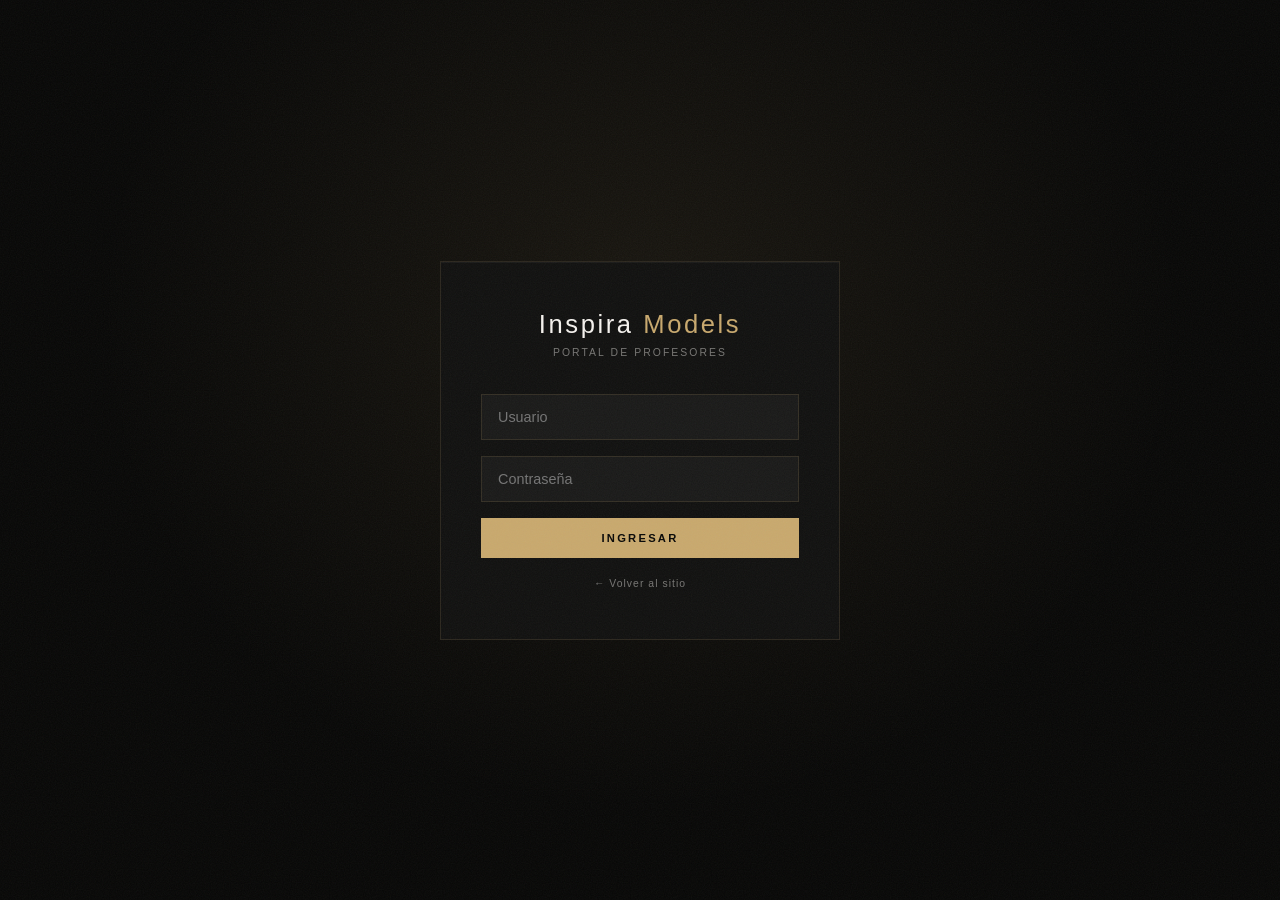
<file: profesor.html>
<!DOCTYPE html>
<html lang="es">
<head>
<meta charset="UTF-8">
<meta name="viewport" content="width=device-width, initial-scale=1.0">
<title>Portal de Profesores · Inspira Models</title>
<style>
  *, *::before, *::after { box-sizing: border-box; margin: 0; padding: 0; }
  :root { --gold: #c9a96e; --bg: #080807; --card: #111110; --border: rgba(201,169,110,0.15); --text: #f5f2ee; --muted: rgba(245,242,238,0.45); --green: #6be06b; --red: #e06b6b; --yellow: #ffc832; }
  body { background: var(--bg); color: var(--text); font-family: 'Segoe UI', sans-serif; min-height: 100vh; position: relative; }
  body::after {
    content: ""; position: fixed; inset: 0; pointer-events: none; z-index: 99; opacity: 0.05;
    background-image: url("data:image/svg+xml,%3Csvg xmlns='http://www.w3.org/2000/svg'%3E%3Cfilter id='n'%3E%3CfeTurbulence type='fractalNoise' baseFrequency='0.85' numOctaves='4' stitchTiles='stitch'/%3E%3C/filter%3E%3Crect width='100%25' height='100%25' filter='url(%23n)'/%3E%3C/svg%3E");
  }

  #loginScreen {
    display: flex; align-items: center; justify-content: center; min-height: 100vh; padding: 24px;
    background: radial-gradient(ellipse at 50% 35%, rgba(201,169,110,0.09) 0%, transparent 60%), var(--bg);
  }
  .login-box { background: var(--card); border: 1px solid var(--border); box-shadow: inset 0 1px 0 rgba(255,255,255,0.045); padding: 48px 40px; width: 100%; max-width: 400px; text-align: center; }
  .login-logo { font-size: 1.6rem; font-weight: 300; letter-spacing: 0.1em; margin-bottom: 8px; }
  .login-logo span { color: var(--gold); }
  .login-sub { font-size: 0.65rem; letter-spacing: 0.2em; text-transform: uppercase; color: var(--muted); margin-bottom: 36px; }
  .login-input { width: 100%; background: rgba(255,255,255,0.04); border: 1px solid var(--border); color: var(--text); font-size: 0.9rem; padding: 14px 16px; outline: none; margin-bottom: 16px; font-family: inherit; }
  .login-input:focus { border-color: rgba(201,169,110,0.5); }
  .login-btn { position: relative; overflow: hidden; width: 100%; padding: 14px; background: var(--gold); color: #080807; border: none; font-size: 0.7rem; font-weight: 700; letter-spacing: 0.2em; text-transform: uppercase; cursor: pointer; font-family: inherit; transition: opacity 0.2s; }
  .login-btn:hover { opacity: 0.85; }
  .login-btn:disabled { opacity: 0.5; }
  .login-btn::after { content: ""; position: absolute; inset: 0; background: linear-gradient(100deg, transparent 32%, rgba(255,255,255,0.6) 50%, transparent 68%); transform: translateX(-130%); }
  .login-btn:hover::after { transform: translateX(130%); transition: transform 0.75s cubic-bezier(0.2,0.7,0.2,1); }
  .login-error { color: var(--red); font-size: 0.8rem; margin-top: 12px; display: none; }
  .login-back { display: inline-block; margin-top: 20px; font-size: 0.65rem; color: var(--muted); text-decoration: none; letter-spacing: 0.1em; }
  .login-back:hover { color: var(--gold); }

  .top-nav { background: rgba(10,10,9,0.97); border-bottom: 1px solid var(--border); padding: 0 32px; display: flex; align-items: center; justify-content: space-between; height: 60px; position: sticky; top: 0; z-index: 100; }
  .top-logo { font-size: 1.1rem; font-weight: 300; letter-spacing: 0.08em; }
  .top-logo span { color: var(--gold); }
  .logout-btn { background: none; border: 1px solid var(--border); color: var(--muted); font-size: 0.65rem; letter-spacing: 0.15em; padding: 6px 14px; cursor: pointer; font-family: inherit; transition: all 0.2s; text-transform: uppercase; }
  .logout-btn:hover { border-color: var(--gold); color: var(--gold); }

  .page-body { max-width: 1000px; margin: 0 auto; padding: 40px 24px 80px; }
  .dash-greeting { font-size: 1.5rem; font-weight: 300; margin-bottom: 32px; }
  .dash-greeting span { color: var(--gold); }

  .tabs { display: flex; gap: 0; border-bottom: 1px solid var(--border); margin-bottom: 28px; flex-wrap: wrap; }
  .tab-btn { background: none; border: none; border-bottom: 2px solid transparent; color: var(--muted); font-size: 0.62rem; letter-spacing: 0.15em; text-transform: uppercase; padding: 12px 18px; cursor: pointer; font-family: inherit; transition: all 0.2s; margin-bottom: -1px; }
  .tab-btn.active { color: var(--gold); border-bottom-color: var(--gold); }
  .tab-panel { display: none; }
  .tab-panel.active { display: block; }

  .fg { margin-bottom: 14px; }
  .fg label { display: block; font-size: 0.58rem; letter-spacing: 0.12em; text-transform: uppercase; color: var(--muted); margin-bottom: 6px; }
  .fg input, .fg select, .fg textarea { width: 100%; background: rgba(255,255,255,0.04); border: 1px solid var(--border); color: var(--text); font-size: 0.8rem; padding: 10px 12px; outline: none; font-family: inherit; }
  .fg textarea { min-height: 70px; resize: vertical; }

  .submit-btn { position: relative; overflow: hidden; padding: 12px 22px; background: var(--gold); color: #080807; border: none; font-size: 0.66rem; font-weight: 700; letter-spacing: 0.18em; text-transform: uppercase; cursor: pointer; font-family: inherit; transition: opacity 0.2s; }
  .submit-btn:hover { opacity: 0.85; }
  .submit-btn.block { width: 100%; }
  .submit-btn::after { content: ""; position: absolute; inset: 0; background: linear-gradient(100deg, transparent 32%, rgba(255,255,255,0.6) 50%, transparent 68%); transform: translateX(-130%); }
  .submit-btn:hover::after { transform: translateX(130%); transition: transform 0.75s cubic-bezier(0.2,0.7,0.2,1); }

  .form-card { background: var(--card); border: 1px solid var(--border); box-shadow: inset 0 1px 0 rgba(255,255,255,0.045); padding: 26px; margin-bottom: 24px; }
  .form-card-title { font-size: 0.65rem; letter-spacing: 0.2em; text-transform: uppercase; color: var(--gold); margin-bottom: 20px; }
  .form-msg { font-size: 0.75rem; margin-top: 12px; display: none; }
  .form-msg.ok { color: var(--green); }

  .est-row { display: flex; align-items: center; justify-content: space-between; gap: 14px; padding: 14px 16px; border: 1px solid var(--border); margin-bottom: 8px; }
  .est-name { font-size: 0.82rem; }
  .est-meta { font-size: 0.65rem; color: var(--muted); }
  .est-actions { display: flex; gap: 8px; align-items: center; flex-wrap: wrap; }
  .asis-toggle { display: flex; border: 1px solid var(--border); }
  .asis-btn { padding: 6px 12px; background: none; border: none; color: var(--muted); font-size: 0.6rem; cursor: pointer; font-family: inherit; }
  .asis-btn.active-si { background: rgba(107,224,107,0.15); color: var(--green); }
  .asis-btn.active-no { background: rgba(224,107,107,0.15); color: var(--red); }
  .btn-mini { background: none; border: 1px solid var(--border); color: var(--muted); font-size: 0.58rem; letter-spacing: 0.08em; padding: 6px 10px; cursor: pointer; font-family: inherit; text-transform: uppercase; transition: all 0.2s; }
  .btn-mini:hover { border-color: var(--gold); color: var(--gold); }

  .excusa-card { border: 1px solid var(--border); box-shadow: inset 0 1px 0 rgba(255,255,255,0.045); padding: 16px 18px; margin-bottom: 10px; display: flex; justify-content: space-between; align-items: center; gap: 12px; flex-wrap: wrap; }
  .excusa-info { font-size: 0.78rem; }
  .excusa-meta { font-size: 0.62rem; color: var(--muted); margin-top: 4px; }
  .btn-aceptar { background: none; border: 1px solid var(--green); color: var(--green); font-size: 0.6rem; padding: 6px 12px; cursor: pointer; font-family: inherit; }
  .btn-rechazar { background: none; border: 1px solid var(--red); color: var(--red); font-size: 0.6rem; padding: 6px 12px; cursor: pointer; font-family: inherit; }

  .item-card { border: 1px solid var(--border); box-shadow: inset 0 1px 0 rgba(255,255,255,0.045); padding: 16px 18px; margin-bottom: 10px; }
  .item-title { font-size: 0.8rem; color: var(--gold); margin-bottom: 6px; }
  .item-desc { font-size: 0.75rem; color: rgba(245,242,238,0.6); line-height: 1.6; }
  .item-meta { font-size: 0.6rem; color: var(--muted); margin-top: 8px; }

  .empty-msg { color: var(--muted); font-size: 0.8rem; padding: 4px 0 16px; }

  @media (prefers-reduced-motion: reduce) {
    body::after { display: none; }
    .login-btn::after, .submit-btn::after { display: none; }
  }
</style>
</head>
<body>

<!-- LOGIN -->
<div id="loginScreen">
  <div class="login-box">
    <div class="login-logo">Inspira <span>Models</span></div>
    <div class="login-sub">Portal de Profesores</div>
    <input class="login-input" type="text" id="loginUsuario" placeholder="Usuario">
    <input class="login-input" type="password" id="loginPass" placeholder="Contraseña" onkeydown="if(event.key==='Enter') doLogin()">
    <button class="login-btn" onclick="doLogin()">Ingresar</button>
    <div class="login-error" id="loginError">Usuario o contraseña incorrectos</div>
    <a href="index.html" class="login-back">← Volver al sitio</a>
  </div>
</div>

<!-- DASHBOARD -->
<div id="dashboard" style="display:none">
  <nav class="top-nav">
    <div class="top-logo">Inspira <span>Models</span></div>
    <button class="logout-btn" onclick="doLogout()">Salir</button>
  </nav>
  <div class="page-body">
    <div class="dash-greeting">Hola, <span id="dashNombre"></span></div>

    <div class="tabs">
      <button class="tab-btn active" onclick="switchTab('estudiantes', this)">Estudiantes</button>
      <button class="tab-btn" onclick="switchTab('asistencia', this)">Asistencia</button>
      <button class="tab-btn" onclick="switchTab('excusas', this)">Excusas</button>
      <button class="tab-btn" onclick="switchTab('talleres', this)">Talleres</button>
      <button class="tab-btn" onclick="switchTab('actividades', this)">Actividades</button>
    </div>

    <!-- ESTUDIANTES: calificar/observar -->
    <div class="tab-panel active" id="panel-estudiantes">
      <div class="form-card">
        <div class="form-card-title">Agregar calificación / observación</div>
        <div class="fg"><label>Estudiante</label><select id="calEstudiante"></select></div>
        <div class="fg"><label>Área de formación</label>
          <select id="calMateria">
            <option>Pasarela</option><option>Actuación</option><option>Expresión corporal</option>
            <option>Oratoria</option><option>Fotopose</option><option>Imagen personal</option>
            <option>Redes sociales</option><option>Styling</option><option>Glamour</option>
            <option>Protocolo y etiqueta</option>
          </select>
        </div>
        <div class="fg"><label>Calificación (1.0 – 5.0)</label><input type="number" id="calCalificacion" min="1" max="5" step="0.1" placeholder="Ej: 4.5"></div>
        <div class="fg"><label>Sugerencias / refuerzos / talleres</label><textarea id="calComentario" placeholder="Cosas a mejorar, felicitaciones, talleres recomendados..."></textarea></div>
        <button class="submit-btn" onclick="agregarCalificacion()">Guardar</button>
        <div class="form-msg ok" id="calOk">✓ Guardado, ya lo puede ver el estudiante</div>
      </div>
      <div id="listaEstudiantes"></div>
    </div>

    <!-- ASISTENCIA -->
    <div class="tab-panel" id="panel-asistencia">
      <p style="font-size:0.78rem;color:var(--muted);margin-bottom:18px">Marca presente/ausente para la clase de hoy y guarda.</p>
      <div id="listaAsistencia"></div>
      <button class="submit-btn" style="margin-top:14px" onclick="guardarAsistencia()">Guardar asistencia del día</button>
      <div class="form-msg ok" id="asisOk">✓ Asistencia guardada</div>
    </div>

    <!-- EXCUSAS -->
    <div class="tab-panel" id="panel-excusas">
      <div id="listaExcusas"></div>
    </div>

    <!-- TALLERES -->
    <div class="tab-panel" id="panel-talleres">
      <div class="form-card">
        <div class="form-card-title">Subir taller / video</div>
        <div class="fg"><label>Materia</label><input type="text" id="tlMateria" placeholder="Ej: Fotopose"></div>
        <div class="fg"><label>Título</label><input type="text" id="tlTitulo" placeholder="Ej: Taller de expresión corporal"></div>
        <div class="fg"><label>Descripción</label><textarea id="tlDescripcion" placeholder="Instrucciones o resumen..."></textarea></div>
        <div class="fg"><label>Link de video (opcional)</label><input type="text" id="tlLink" placeholder="https://..."></div>
        <div class="fg"><label>Archivo / imagen (opcional)</label><input type="file" id="tlArchivoInput" accept="image/*"></div>
        <button class="submit-btn" onclick="crearTaller()">Publicar taller</button>
        <div class="form-msg ok" id="tlOk">✓ Taller publicado</div>
      </div>
      <div id="listaTalleres"></div>
    </div>

    <!-- ACTIVIDADES -->
    <div class="tab-panel" id="panel-actividades">
      <div class="form-card">
        <div class="form-card-title">Programar actividad</div>
        <div class="fg"><label>Título</label><input type="text" id="acTitulo" placeholder="Ej: Práctica de pasarela grupal"></div>
        <div class="fg"><label>Descripción</label><textarea id="acDescripcion" placeholder="Detalles de la actividad..."></textarea></div>
        <div class="fg"><label>Fecha</label><input type="date" id="acFecha"></div>
        <button class="submit-btn" onclick="crearActividad()">Programar</button>
        <div class="form-msg ok" id="acOk">✓ Actividad programada</div>
      </div>
      <div id="listaActividades"></div>
    </div>

  </div>
</div>

<script src="profesor.js"></script>
</body>
</html>
</file>
<file: styles.css>
@import url('https://fonts.googleapis.com/css2?family=Cormorant+Garamond:ital,wght@0,300;0,400;0,600;1,300;1,400&family=Montserrat:wght@200;300;400;500;600&display=swap');

:root {
  --black: #090807;
  --white: #f5f2ee;
  --cream: #ede8e1;
  --gold: #c9a96e;
  --gold-light: #e8d5b0;
  --gold-dark: #8f6e2c;
  --rose: #c4927a;
  --charcoal: #1a1a1a;
  --mid: #3a3a3a;
  --light: #8a8a8a;
  --surface: #121010;
  --surface-2: #191512;
  --line: rgba(201,169,110,0.14);
  --line-hi: rgba(201,169,110,0.45);
}

*, *::before, *::after { margin: 0; padding: 0; box-sizing: border-box; }
html { scroll-behavior: smooth; }
body {
  background: var(--black);
  color: var(--white);
  font-family: 'Montserrat', sans-serif;
  font-weight: 300;
  overflow-x: hidden;
  cursor: none;
  padding-top: 100px;
  position: relative;
}

/* GRANO DE PELÍCULA */
body::after {
  content: ""; position: fixed; inset: 0; pointer-events: none; z-index: 99; opacity: 0.05;
  background-image: url("data:image/svg+xml,%3Csvg xmlns='http://www.w3.org/2000/svg'%3E%3Cfilter id='n'%3E%3CfeTurbulence type='fractalNoise' baseFrequency='0.85' numOctaves='4' stitchTiles='stitch'/%3E%3C/filter%3E%3Crect width='100%25' height='100%25' filter='url(%23n)'/%3E%3C/svg%3E");
}

/* CURSOR */
.cursor {
  position: fixed; width: 8px; height: 8px;
  background: var(--gold); border-radius: 50%;
  pointer-events: none; z-index: 9999;
  transition: transform 0.1s ease;
  mix-blend-mode: difference;
}
.cursor-ring {
  position: fixed; width: 36px; height: 36px;
  border: 1px solid var(--gold); border-radius: 50%;
  pointer-events: none; z-index: 9998;
  transition: all 0.18s ease; opacity: 0.6;
}

/* NAV */
nav {
  position: fixed; top: 0; left: 0; right: 0;
  z-index: 100; display: flex; align-items: center;
  justify-content: space-between; padding: 20px 60px;
  transition: background 0.4s ease, padding 0.4s ease;
}
nav.scrolled {
  background: rgba(10,10,10,0.96); padding: 14px 60px;
  backdrop-filter: blur(12px);
  border-bottom: 1px solid rgba(201,169,110,0.15);
}
.logo {
  font-family: 'Cormorant Garamond', serif;
  font-size: 1.6rem; font-weight: 300;
  letter-spacing: 0.25em; color: var(--white);
  text-transform: uppercase; text-decoration: none;
}
.logo span { color: var(--gold); }
.im-logo { display: flex; align-items: center; gap: 12px; }
.im-logo-mark {
  width: 42px; height: 42px; border: 1px solid var(--gold); border-radius: 50%;
  display: flex; align-items: center; justify-content: center; flex-shrink: 0;
  font-family: 'Cormorant Garamond', serif; font-size: 1.1rem; color: var(--gold);
}
.nav-links { display: flex; gap: 36px; list-style: none; align-items: center; }
.nav-links a {
  font-size: 0.65rem; letter-spacing: 0.2em;
  text-transform: uppercase; color: rgba(245,242,238,0.7);
  text-decoration: none; transition: color 0.3s;
}
.nav-links a:hover { color: var(--gold); }
.nav-cta {
  font-size: 0.62rem; letter-spacing: 0.15em;
  text-transform: uppercase; padding: 10px 24px;
  border: 1px solid var(--gold); background: var(--gold); color: var(--black);
  text-decoration: none; transition: all 0.3s;
}
.nav-cta:hover { background: var(--gold-light); border-color: var(--gold-light); transform: translateY(-1px); }

.im-dropdown { position: relative; }
.im-dropdown > a { display: inline-flex; align-items: center; }
.im-dropdown-menu {
  position: absolute; top: calc(100% + 16px); left: 0; min-width: 210px;
  background: var(--surface); border: 1px solid var(--line-hi);
  box-shadow: inset 0 1px 0 rgba(255,255,255,0.045), 0 20px 40px rgba(0,0,0,0.45);
  padding: 10px; display: flex; flex-direction: column; gap: 2px;
  opacity: 0; visibility: hidden; transform: translateY(6px);
  transition: opacity 0.25s ease, transform 0.25s ease, visibility 0.25s; z-index: 200;
}
.im-dropdown-menu-r { left: auto; right: 0; }
.im-dropdown:hover .im-dropdown-menu,
.im-dropdown:focus-within .im-dropdown-menu { opacity: 1; visibility: visible; transform: translateY(0); }
.im-dropdown-menu a {
  padding: 10px 12px; font-size: 0.62rem; letter-spacing: 0.06em; text-transform: none;
  color: rgba(245,242,238,0.7); text-decoration: none; transition: all 0.2s;
}
.im-dropdown-menu a:hover { background: rgba(201,169,110,0.08); color: var(--gold); }

.im-nav-actions { display: flex; align-items: center; gap: 14px; }
.im-icon-btn {
  width: 34px; height: 34px; display: flex; align-items: center; justify-content: center;
  border: 1px solid rgba(201,169,110,0.2); color: rgba(245,242,238,0.7);
  transition: all 0.3s; flex-shrink: 0;
}
.im-icon-btn svg { width: 15px; height: 15px; }
.im-icon-btn:hover { border-color: var(--gold); color: var(--gold); }
.im-btn-outline {
  font-size: 0.6rem; letter-spacing: 0.15em; text-transform: uppercase;
  padding: 9px 20px; border: 1px solid rgba(201,169,110,0.4); color: var(--white);
  text-decoration: none; transition: all 0.3s; white-space: nowrap;
}
.im-btn-outline:hover { border-color: var(--gold); color: var(--gold); }

/* HERO */
.hero {
  position: relative; min-height: 100vh;
  display: flex; align-items: center;
  padding: 140px 60px 80px; overflow: hidden;
}
.hero-bg {
  position: absolute; inset: 0;
  background:
    radial-gradient(ellipse at var(--mx, 70%) var(--my, 40%), rgba(201,169,110,0.1) 0%, transparent 60%),
    radial-gradient(ellipse at 20% 80%, rgba(196,146,122,0.06) 0%, transparent 50%),
    linear-gradient(160deg, #0a0a0a 0%, #141414 50%, #0d0c0b 100%);
  transition: background 0.5s ease-out;
}
.hero-inner {
  position: relative; z-index: 2; width: 100%;
  display: grid; grid-template-columns: 1.05fr 0.85fr 0.7fr; gap: 60px; align-items: center;
}
.hero-copy { max-width: 480px; }
.hero-title {
  font-family: 'Cormorant Garamond', serif;
  font-size: clamp(2.6rem, 4.2vw, 4rem); font-weight: 300;
  line-height: 1.05; letter-spacing: -0.01em;
  margin-bottom: 24px; animation: fadeUp 0.8s 0.2s both;
}
.hero-title em { font-style: italic; color: var(--gold); }
.hero-desc {
  font-size: 0.75rem; line-height: 2; letter-spacing: 0.04em;
  color: rgba(245,242,238,0.55); max-width: 460px;
  margin-bottom: 36px; animation: fadeUp 0.8s 0.35s both;
}
.hero-actions {
  display: flex; gap: 20px; align-items: center; flex-wrap: wrap;
  animation: fadeUp 0.8s 0.5s both;
}
.hero-photo-frame {
  position: relative; height: 460px; overflow: hidden;
  background: radial-gradient(80% 70% at 50% 20%, #4a3720 0%, #241b14 50%, #0f0c0a 100%);
  border: 1px solid rgba(201,169,110,0.2);
}
.hero-photo-frame::before {
  content: ''; position: absolute; inset: 0; z-index: 0; pointer-events: none;
  background-image: url("data:image/svg+xml,%3Csvg xmlns='http://www.w3.org/2000/svg' width='200' height='300' viewBox='0 0 200 300'%3E%3Cellipse cx='100' cy='60' rx='38' ry='42' fill='%23c9a96e'/%3E%3Cpath d='M58 130 Q100 104 142 130 L158 290 H42 Z' fill='%23c9a96e'/%3E%3C/svg%3E");
  background-repeat: no-repeat; background-position: center 58%; background-size: 150px auto;
  opacity: 0.13;
}
.hero-photo-frame::after {
  content: 'Tu foto aquí'; position: absolute; bottom: 46px; left: 50%; transform: translateX(-50%);
  font-size: 0.55rem; letter-spacing: 0.22em; text-transform: uppercase;
  color: rgba(245,242,238,0.3); z-index: 1; pointer-events: none;
}
.hero-photo-track { position: relative; width: 100%; height: 100%; }
.hero-photo-slide {
  position: absolute; inset: 0; opacity: 0; transition: opacity 0.6s ease;
}
.hero-photo-slide::before {
  content: ''; position: absolute; left: 50%; bottom: 0; width: 55%; height: 80%; transform: translateX(-50%);
  background: radial-gradient(50% 60% at 50% 100%, rgba(240,220,164,0.18), transparent 72%);
  border-radius: 50% 50% 0 0;
}
.hero-photo-slide.active { opacity: 1; }
.hero-photo-arrow {
  position: absolute; top: 50%; transform: translateY(-50%);
  width: 34px; height: 34px; border: 1px solid rgba(201,169,110,0.3);
  background: rgba(10,10,10,0.5); color: var(--gold); font-size: 1.2rem;
  cursor: pointer; display: flex; align-items: center; justify-content: center;
  transition: all 0.3s; z-index: 2;
}
.hero-photo-arrow:hover { border-color: var(--gold); background: rgba(10,10,10,0.8); }
.hero-photo-prev { left: 14px; }
.hero-photo-next { right: 14px; }
.hero-dots { position: absolute; bottom: 16px; left: 50%; transform: translateX(-50%); display: flex; gap: 6px; z-index: 2; }
.hero-dots span { width: 6px; height: 6px; border-radius: 50%; background: rgba(245,242,238,0.25); cursor: pointer; transition: all 0.3s; display: block; }
.hero-dots span.active { width: 18px; border-radius: 3px; background: var(--gold); }
.hero-crest { text-align: center; }
.hero-crest-mark { font-family: 'Cormorant Garamond', serif; font-size: 3.4rem; color: var(--gold); line-height: 1; }
.hero-crest-name { font-family: 'Cormorant Garamond', serif; font-size: 1.4rem; letter-spacing: 0.24em; color: var(--gold); margin-top: 6px; }
.hero-crest-sub { font-size: 0.5rem; letter-spacing: 0.22em; color: rgba(245,242,238,0.35); margin-top: 10px; text-transform: uppercase; }
.btn-primary {
  position: relative; overflow: hidden;
  background: var(--gold); color: var(--black);
  font-family: 'Montserrat', sans-serif;
  font-size: 0.6rem; font-weight: 500;
  letter-spacing: 0.2em; text-transform: uppercase;
  padding: 16px 40px; text-decoration: none;
  transition: all 0.3s; display: inline-block;
}
.btn-primary:hover { background: var(--gold-light); transform: translateY(-2px); }
.btn-primary::after {
  content: ""; position: absolute; inset: 0;
  background: linear-gradient(100deg, transparent 32%, rgba(255,255,255,0.6) 50%, transparent 68%);
  transform: translateX(-130%);
}
.btn-primary:hover::after { transform: translateX(130%); transition: transform 0.75s cubic-bezier(0.2,0.7,0.2,1); }
.btn-secondary {
  font-size: 0.6rem; letter-spacing: 0.2em; text-transform: uppercase;
  color: rgba(245,242,238,0.6); text-decoration: none;
  transition: color 0.3s; display: flex; align-items: center; gap: 10px;
}
.btn-secondary:hover { color: var(--gold); }
.btn-secondary svg { width: 16px; }

/* MARQUEE */
.marquee-section {
  border-top: 1px solid rgba(201,169,110,0.15);
  border-bottom: 1px solid rgba(201,169,110,0.15);
  padding: 20px 0; overflow: hidden;
  background: rgba(201,169,110,0.03);
}
.marquee-track {
  display: flex; gap: 80px;
  animation: marquee 25s linear infinite; white-space: nowrap;
}
.marquee-item {
  font-family: 'Cormorant Garamond', serif;
  font-size: 1rem; font-weight: 300; font-style: italic;
  color: rgba(201,169,110,0.5); letter-spacing: 0.1em;
  flex-shrink: 0; display: flex; align-items: center; gap: 24px;
}
.marquee-item::before {
  content: '✦'; font-style: normal; font-size: 0.5rem; color: var(--gold);
}
@keyframes marquee {
  from { transform: translateX(0); }
  to   { transform: translateX(-50%); }
}

/* PILARES */
.pillars-section { padding: 90px 60px 0; }
.pillars { display: grid; grid-template-columns: repeat(5, 1fr); gap: 2px; }
.pillar-card {
  background: #101010; border: 1px solid rgba(201,169,110,0.08);
  box-shadow: inset 0 1px 0 rgba(255,255,255,0.045);
  padding: 36px 26px; transition: all 0.35s ease;
}
.pillar-card:hover { background: #141210; border-color: rgba(201,169,110,0.2); transform: translateY(-5px); }
.pillar-icon-wrap {
  width: 46px; height: 46px; border: 1px solid rgba(201,169,110,0.3);
  display: flex; align-items: center; justify-content: center;
  margin-bottom: 20px; transition: all 0.35s ease;
}
.pillar-card:hover .pillar-icon-wrap { border-color: var(--gold); background: rgba(201,169,110,0.06); }
.pillar-icon { width: 20px; height: 20px; stroke: var(--gold); fill: none; display: block; transition: transform 0.4s ease; }
.pillar-card:hover .pillar-icon { transform: scale(1.1) rotate(-4deg); }
.pillar-card h3 { font-size: 0.72rem; letter-spacing: 0.12em; text-transform: uppercase; color: var(--white); margin-bottom: 10px; font-weight: 500; }
.pillar-card p { font-size: 0.65rem; line-height: 1.7; color: rgba(245,242,238,0.45); margin-bottom: 16px; }
.more {
  font-size: 0.58rem; letter-spacing: 0.1em; color: var(--gold); text-decoration: none;
  display: inline-flex; align-items: center; gap: 4px; transition: gap 0.3s ease; text-transform: uppercase;
}
.more:hover { gap: 8px; }

/* BENTO */
.bento-section { padding: 60px 60px 0; }
.bento-section-tail { padding-bottom: 30px; }
.bento { display: grid; grid-template-columns: 1.5fr 1fr 1.25fr 1fr; gap: 18px; align-items: start; }
.bento-card {
  background: var(--surface); border: 1px solid var(--line);
  box-shadow: inset 0 1px 0 rgba(255,255,255,0.045);
  padding: 28px; transition: border-color 0.35s ease, background 0.35s ease, transform 0.35s ease;
}
.bento-card:hover { border-color: var(--line-hi); background: var(--surface-2); transform: translateY(-3px); }
.bento-head { display: flex; align-items: center; justify-content: space-between; margin-bottom: 20px; gap: 10px; }

.bento-progs { display: grid; grid-template-columns: repeat(2, 1fr); gap: 12px; margin-bottom: 16px; }
.bento-prog-ph {
  height: 76px; margin-bottom: 8px;
  background: radial-gradient(80% 70% at 50% 20%, #3a2c18 0%, #201810 60%, #100c08 100%);
  border: 1px solid rgba(201,169,110,0.1);
}
.bento-prog h4 { font-size: 0.68rem; font-weight: 400; text-transform: uppercase; letter-spacing: 0.05em; color: rgba(245,242,238,0.75); }
.bento-price { font-family: 'Cormorant Garamond', serif; font-size: 1.05rem; color: var(--gold); margin-bottom: 14px; }
.bento-price span { font-family: 'Montserrat', sans-serif; font-size: 0.55rem; color: rgba(245,242,238,0.4); }

.bento-cat-grid { display: grid; grid-template-columns: repeat(3, 1fr); gap: 8px; }
.bento-cat-grid img { width: 100%; height: 90px; object-fit: cover; display: block; border: 1px solid rgba(201,169,110,0.1); }

.bento-news .item {
  display: block; padding: 12px 0; border-bottom: 1px solid rgba(245,242,238,0.06);
  text-decoration: none; color: inherit;
}
.bento-news .item:last-child { border-bottom: none; padding-bottom: 0; }
.bento-news .item h4 { font-size: 0.72rem; font-weight: 400; line-height: 1.4; color: rgba(245,242,238,0.85); margin-bottom: 4px; transition: color 0.3s; }
.bento-news .item:hover h4 { color: var(--gold); }
.bento-news .item .meta { font-size: 0.55rem; color: rgba(245,242,238,0.35); letter-spacing: 0.06em; text-transform: uppercase; }

.evento-row { display: flex; gap: 12px; padding: 12px 0; border-bottom: 1px solid rgba(245,242,238,0.06); }
.evento-row:last-child { border-bottom: none; padding-bottom: 0; }
.evento-chip {
  width: 48px; flex-shrink: 0; text-align: center;
  background: rgba(201,169,110,0.06); border: 1px solid rgba(201,169,110,0.15); padding: 8px 0;
}
.evento-chip b { display: block; font-family: 'Cormorant Garamond', serif; font-size: 1.2rem; color: var(--gold); font-weight: 500; line-height: 1; }
.evento-chip i { font-style: normal; font-size: 0.5rem; letter-spacing: 0.1em; color: rgba(245,242,238,0.4); display: block; margin-top: 3px; }
.evento-row h4 { font-size: 0.7rem; font-weight: 400; margin-bottom: 4px; color: rgba(245,242,238,0.85); }
.evento-row p { font-size: 0.58rem; color: rgba(245,242,238,0.4); line-height: 1.5; }

.bento-cta {
  background: radial-gradient(130% 130% at 50% 0%, rgba(201,169,110,0.14), transparent 62%), var(--surface);
  border: 1px solid var(--line-hi); display: flex; flex-direction: column; justify-content: center; text-align: center; gap: 6px;
}
.bento-cta h3 { font-family: 'Cormorant Garamond', serif; font-size: 1.3rem; font-weight: 400; line-height: 1.25; margin-bottom: 4px; }
.bento-cta h3 em { font-style: italic; color: var(--gold); }
.bento-cta p { font-size: 0.65rem; color: rgba(245,242,238,0.45); margin-bottom: 10px; }
.bento-cta .btn-primary { align-self: center; }

.mapa-embed { border: 1px solid rgba(201,169,110,0.15); overflow: hidden; }
.mapa-embed iframe { display: block; width: 100%; height: 160px; border: 0; filter: grayscale(0.3) contrast(1.05); }

.pago-badges { display: flex; gap: 8px; flex-wrap: wrap; margin-top: 16px; }
.pago-badge { font-size: 0.5rem; letter-spacing: 0.1em; border: 1px solid rgba(201,169,110,0.2); color: rgba(245,242,238,0.4); padding: 5px 10px; }

/* SECTIONS */
section { padding: 120px 60px; }

/* SOBRE NOSOTROS */
.about { display: grid; grid-template-columns: 1fr 1fr; gap: 100px; align-items: center; }
.section-label {
  font-size: 0.55rem; letter-spacing: 0.35em; text-transform: uppercase;
  color: var(--gold); margin-bottom: 24px;
  display: flex; align-items: center; gap: 16px;
}
.section-label::before {
  content: ''; display: block; width: 30px; height: 1px; background: var(--gold);
}
.section-title {
  font-family: 'Cormorant Garamond', serif;
  font-size: clamp(2.5rem, 4vw, 4rem); font-weight: 300;
  line-height: 1.1; margin-bottom: 32px;
}
.section-title em { font-style: italic; color: var(--gold); }
.section-text { font-size: 0.75rem; line-height: 2.2; color: rgba(245,242,238,0.55); margin-bottom: 20px; }
.about-visual { position: relative; height: 600px; }
.about-frame-main {
  position: absolute; right: 0; top: 0; width: 72%; height: 85%;
  background: linear-gradient(135deg, #1a1815 0%, #221e18 100%);
  border: 1px solid rgba(201,169,110,0.15); overflow: hidden;
}
.about-frame-main::after {
  content: ''; position: absolute; inset: 0;
  background: radial-gradient(ellipse at 50% 30%, rgba(201,169,110,0.12), transparent 60%);
}
.about-frame-accent {
  position: absolute; left: 0; bottom: 0; width: 55%; height: 55%;
  background: linear-gradient(135deg, #1e1a14 0%, #181510 100%);
  border: 1px solid rgba(201,169,110,0.1);
  display: flex; align-items: center; justify-content: center;
  flex-direction: column; gap: 8px;
}
.accent-num {
  font-family: 'Cormorant Garamond', serif;
  font-size: 3.5rem; font-weight: 300; color: var(--gold); line-height: 1;
}
.accent-label {
  font-size: 0.55rem; letter-spacing: 0.2em; text-transform: uppercase;
  color: rgba(245,242,238,0.4); text-align: center; padding: 0 20px; line-height: 1.8;
}

/* CATEGORÍAS */
.categories-section { background: #080808; }
.categories-header { text-align: center; margin-bottom: 80px; }
.categories-grid { display: grid; grid-template-columns: repeat(4, 1fr); gap: 2px; }
.category-card {
  position: relative; padding: 48px 32px; background: #101010;
  border: 1px solid rgba(201,169,110,0.07);
  box-shadow: inset 0 1px 0 rgba(255,255,255,0.045);
  transition: all 0.4s ease; overflow: hidden; cursor: pointer;
}
.category-card::before {
  content: ''; position: absolute; bottom: 0; left: 0; right: 0;
  height: 2px; background: var(--gold);
  transform: scaleX(0); transform-origin: left; transition: transform 0.4s ease;
}
.category-card:hover { background: #141210; transform: translateY(-4px); }
.category-card:hover::before { transform: scaleX(1); }
.category-icon { font-size: 1.8rem; margin-bottom: 20px; display: block; }
.category-name {
  font-family: 'Cormorant Garamond', serif;
  font-size: 1.3rem; font-weight: 400; margin-bottom: 12px; color: var(--white);
}
.category-desc { font-size: 0.62rem; line-height: 1.9; color: rgba(245,242,238,0.4); letter-spacing: 0.04em; }
.category-num {
  position: absolute; top: 20px; right: 20px;
  font-family: 'Cormorant Garamond', serif;
  font-size: 2.5rem; font-weight: 300; color: rgba(201,169,110,0.08); line-height: 1;
}

/* PLATAFORMA */
.platform-section { background: linear-gradient(180deg, #0a0a0a 0%, #0d0b09 100%); }
.platform-grid { display: grid; grid-template-columns: 1fr 1fr; gap: 2px; margin-top: 80px; }
.platform-item {
  display: flex; gap: 32px; padding: 48px;
  background: rgba(255,255,255,0.018);
  border: 1px solid var(--line);
  box-shadow: inset 0 1px 0 rgba(255,255,255,0.045);
  transition: all 0.3s;
}
.platform-item:hover { background: rgba(201,169,110,0.03); border-color: var(--line-hi); }
.platform-icon-wrap {
  width: 48px; height: 48px; border: 1px solid rgba(201,169,110,0.3);
  display: flex; align-items: center; justify-content: center;
  flex-shrink: 0; font-size: 1.2rem;
}
.platform-item-title { font-family: 'Cormorant Garamond', serif; font-size: 1.2rem; margin-bottom: 12px; font-weight: 400; }
.platform-item-desc { font-size: 0.65rem; line-height: 1.9; color: rgba(245,242,238,0.45); letter-spacing: 0.04em; }

/* FLUJO */
.flow-section { background: var(--charcoal); text-align: center; }
.flow-steps { display: flex; gap: 0; margin-top: 80px; position: relative; }
.flow-steps::before {
  content: ''; position: absolute; top: 40px; left: 10%; right: 10%;
  height: 1px;
  background: linear-gradient(to right, transparent, rgba(201,169,110,0.3), transparent);
}
.flow-step { flex: 1; display: flex; flex-direction: column; align-items: center; gap: 24px; padding: 0 24px; }
.flow-num {
  width: 80px; height: 80px; border: 1px solid rgba(201,169,110,0.3);
  background: var(--charcoal); display: flex; align-items: center; justify-content: center;
  font-family: 'Cormorant Garamond', serif;
  font-size: 1.8rem; font-weight: 300; color: var(--gold);
  position: relative; z-index: 1;
}
.flow-step-title { font-family: 'Cormorant Garamond', serif; font-size: 1.15rem; font-weight: 400; }
.flow-step-desc { font-size: 0.62rem; line-height: 1.9; color: rgba(245,242,238,0.4); letter-spacing: 0.04em; max-width: 180px; }

/* PERFILES */
.profiles-section { background: #080808; }
.profiles-tabs { display: flex; gap: 0; margin-bottom: 60px; border-bottom: 1px solid rgba(201,169,110,0.12); }
.profile-tab {
  padding: 16px 40px; font-size: 0.62rem; letter-spacing: 0.2em;
  text-transform: uppercase; color: rgba(245,242,238,0.4);
  cursor: pointer; border-bottom: 2px solid transparent;
  margin-bottom: -1px; transition: all 0.3s;
}
.profile-tab.active { color: var(--gold); border-bottom-color: var(--gold); }
.profile-content { display: none; grid-template-columns: 1fr 1fr; gap: 80px; align-items: center; }
.profile-content.active { display: grid; }
.profile-features { list-style: none; display: flex; flex-direction: column; gap: 16px; }
.profile-features li { font-size: 0.7rem; color: rgba(245,242,238,0.6); display: flex; align-items: flex-start; gap: 16px; line-height: 1.7; }
.profile-features li::before { content: '—'; color: var(--gold); flex-shrink: 0; }
.profile-card-preview { background: #111; border: 1px solid rgba(201,169,110,0.12); box-shadow: inset 0 1px 0 rgba(255,255,255,0.045); padding: 40px; position: relative; }
.profile-card-preview::before { content: ''; position: absolute; top: 0; left: 0; right: 0; height: 3px; background: linear-gradient(to right, var(--gold), var(--rose)); }
.profile-avatar {
  width: 80px; height: 80px; border-radius: 0;
  background: linear-gradient(135deg, rgba(201,169,110,0.1), rgba(196,146,122,0.2));
  border: 1px solid rgba(201,169,110,0.2);
  display: flex; align-items: center; justify-content: center;
  font-size: 2rem; margin-bottom: 20px;
}
.profile-card-name { font-family: 'Cormorant Garamond', serif; font-size: 1.5rem; font-weight: 300; margin-bottom: 4px; }
.profile-card-role { font-size: 0.55rem; letter-spacing: 0.2em; text-transform: uppercase; color: var(--gold); margin-bottom: 24px; }
.profile-card-tags { display: flex; flex-wrap: wrap; gap: 8px; margin-bottom: 24px; }
.profile-tag { font-size: 0.52rem; letter-spacing: 0.1em; text-transform: uppercase; padding: 5px 12px; border: 1px solid rgba(201,169,110,0.2); color: rgba(245,242,238,0.5); }
.profile-card-stats { display: grid; grid-template-columns: repeat(3, 1fr); gap: 16px; border-top: 1px solid rgba(201,169,110,0.1); padding-top: 24px; margin-top: 24px; }
.pcs-val { font-family: 'Cormorant Garamond', serif; font-size: 1.3rem; color: var(--gold); }
.pcs-label { font-size: 0.52rem; letter-spacing: 0.1em; text-transform: uppercase; color: rgba(245,242,238,0.35); margin-top: 4px; }

/* ACADÉMICO */
.academic-section { background: linear-gradient(135deg, #0d0b09 0%, #100e0c 100%); }
.materias-grid { display: grid; grid-template-columns: repeat(4, 1fr); gap: 20px; margin-top: 60px; }
.materia-card { padding: 32px 24px; background: rgba(255,255,255,0.02); border: 1px solid rgba(201,169,110,0.08); box-shadow: inset 0 1px 0 rgba(255,255,255,0.045); transition: all 0.3s; text-align: center; }
.materia-card:hover { border-color: rgba(201,169,110,0.25); background: rgba(201,169,110,0.04); transform: translateY(-4px); }
.materia-icon { font-size: 1.6rem; margin-bottom: 16px; display: block; }
.materia-name { font-family: 'Cormorant Garamond', serif; font-size: 1.05rem; font-weight: 400; color: var(--white); margin-bottom: 10px; }
.materia-desc { font-size: 0.6rem; line-height: 1.8; color: rgba(245,242,238,0.4); }

/* PREMIUMS */
.premium-section { background: #080808; text-align: center; }
.premium-grid { display: grid; grid-template-columns: repeat(3, 1fr); gap: 24px; margin-top: 80px; }
.premium-card { padding: 48px 36px; border: 1px solid rgba(201,169,110,0.12); background: rgba(255,255,255,0.015); box-shadow: inset 0 1px 0 rgba(255,255,255,0.045); position: relative; overflow: hidden; transition: all 0.4s; }
.premium-card:hover { border-color: rgba(201,169,110,0.3); transform: translateY(-6px); }
.premium-card.featured { border-color: rgba(201,169,110,0.4); background: rgba(201,169,110,0.04); }
.premium-card.featured::before {
  content: 'DESTACADO'; position: absolute; top: 20px; right: -28px;
  font-size: 0.45rem; letter-spacing: 0.2em;
  background: var(--gold); color: var(--black);
  padding: 6px 40px; transform: rotate(45deg); font-weight: 500;
}
.premium-icon { font-size: 2rem; margin-bottom: 24px; display: block; }
.premium-title { font-family: 'Cormorant Garamond', serif; font-size: 1.4rem; font-weight: 400; margin-bottom: 16px; }
.premium-desc { font-size: 0.65rem; line-height: 1.9; color: rgba(245,242,238,0.45); }

/* TESTIMONIOS */
.testimonials-section { background: var(--charcoal); }
.testimonials-grid { display: grid; grid-template-columns: repeat(3, 1fr); gap: 24px; margin-top: 80px; }
.testimonial-card { padding: 40px; border: 1px solid rgba(201,169,110,0.1); background: rgba(255,255,255,0.02); box-shadow: inset 0 1px 0 rgba(255,255,255,0.045); position: relative; }
.testimonial-quote { font-family: 'Cormorant Garamond', serif; font-size: 3rem; line-height: 1; color: rgba(201,169,110,0.2); position: absolute; top: 24px; left: 32px; font-style: italic; }
.testimonial-text { font-family: 'Cormorant Garamond', serif; font-size: 1rem; font-weight: 300; line-height: 2.1; color: rgba(245,242,238,0.6); font-style: italic; padding-top: 40px; margin-bottom: 28px; }
.testimonial-author { border-top: 1px solid rgba(201,169,110,0.1); padding-top: 20px; }
.testimonial-name { font-size: 0.65rem; letter-spacing: 0.1em; text-transform: uppercase; color: var(--white); margin-bottom: 4px; }
.testimonial-role { font-size: 0.55rem; letter-spacing: 0.1em; color: var(--gold); }

/* CONTENIDO DINÁMICO: RESEÑAS / HISTORIAS / NOTICIERO / TIENDA */
.content-grid { display: grid; grid-template-columns: repeat(3, 1fr); gap: 24px; margin-top: 60px; }
.resenas-section { background: var(--black); }
.historias-section { background: var(--charcoal); }
.noticiero-section { background: var(--black); }
.tienda-section { background: var(--charcoal); }

.resena-card { padding: 32px; border: 1px solid rgba(201,169,110,0.1); background: rgba(255,255,255,0.02); box-shadow: inset 0 1px 0 rgba(255,255,255,0.045); }
.resena-stars { color: var(--gold); font-size: 0.9rem; margin-bottom: 14px; letter-spacing: 0.1em; }
.resena-text { font-size: 0.8rem; line-height: 1.9; color: rgba(245,242,238,0.6); margin-bottom: 18px; }
.resena-author { display: flex; align-items: center; justify-content: space-between; border-top: 1px solid rgba(201,169,110,0.1); padding-top: 16px; }
.resena-name { font-size: 0.65rem; letter-spacing: 0.08em; text-transform: uppercase; color: var(--white); }
.resena-tipo { font-size: 0.55rem; color: var(--gold); letter-spacing: 0.08em; }

.historia-card { border: 1px solid rgba(201,169,110,0.1); background: rgba(255,255,255,0.02); box-shadow: inset 0 1px 0 rgba(255,255,255,0.045); overflow: hidden; }
.historia-img { width: 100%; height: 220px; object-fit: cover; display: block; }
.historia-body { padding: 26px; }
.historia-text { font-size: 0.78rem; line-height: 1.8; color: rgba(245,242,238,0.6); margin-bottom: 14px; }
.historia-author { font-size: 0.6rem; letter-spacing: 0.08em; text-transform: uppercase; color: var(--gold); }
.historia-video-link { font-size: 0.65rem; color: var(--gold); text-decoration: underline; }

.noticia-card { border: 1px solid rgba(201,169,110,0.1); background: rgba(255,255,255,0.02); box-shadow: inset 0 1px 0 rgba(255,255,255,0.045); overflow: hidden; }
.noticia-img { width: 100%; height: 180px; object-fit: cover; display: block; }
.noticia-body { padding: 24px; }
.noticia-titulo { font-family: 'Cormorant Garamond', serif; font-size: 1.15rem; color: var(--white); margin-bottom: 10px; }
.noticia-resumen { font-size: 0.75rem; line-height: 1.8; color: rgba(245,242,238,0.5); margin-bottom: 14px; }
.noticia-fecha { font-size: 0.55rem; letter-spacing: 0.1em; color: var(--gold); text-transform: uppercase; }
.noticia-link { font-size: 0.65rem; color: var(--gold); text-decoration: underline; }

.producto-card { border: 1px solid rgba(201,169,110,0.1); background: rgba(255,255,255,0.02); box-shadow: inset 0 1px 0 rgba(255,255,255,0.045); overflow: hidden; text-align: center; }
.producto-img { width: 100%; height: 220px; object-fit: cover; display: block; }
.producto-body { padding: 24px; }
.producto-nombre { font-size: 0.8rem; letter-spacing: 0.05em; color: var(--white); margin-bottom: 8px; }
.producto-precio { font-family: 'Cormorant Garamond', serif; font-size: 1.3rem; color: var(--gold); margin-bottom: 16px; }
.producto-btn { display: inline-block; padding: 10px 22px; border: 1px solid var(--gold); color: var(--gold); font-size: 0.6rem; letter-spacing: 0.15em; text-transform: uppercase; text-decoration: none; transition: all 0.3s; }
.producto-btn:hover { background: var(--gold); color: var(--black); }

.empty-msg-public { text-align: center; color: rgba(245,242,238,0.3); font-size: 0.8rem; grid-column: 1 / -1; padding: 20px 0; }

@media (max-width: 900px) {
  .content-grid { grid-template-columns: repeat(2, 1fr); }
}
@media (max-width: 600px) {
  .content-grid { grid-template-columns: 1fr; }
}

/* ===================== PRECIOS ===================== */
.pricing-section { background: #080808; }
.pricing-grid { display: grid; grid-template-columns: repeat(3, 1fr); gap: 24px; margin-bottom: 60px; }
.price-card {
  padding: 48px 36px; background: rgba(255,255,255,0.015);
  border: 1px solid rgba(201,169,110,0.12);
  box-shadow: inset 0 1px 0 rgba(255,255,255,0.045);
  position: relative; overflow: hidden; transition: all 0.4s;
  display: flex; flex-direction: column;
}
.price-card:hover { border-color: rgba(201,169,110,0.3); transform: translateY(-4px); }
.price-card.featured { border-color: rgba(201,169,110,0.4); background: rgba(201,169,110,0.04); }
.price-badge-tag {
  position: absolute; top: 20px; right: -32px;
  font-size: 0.45rem; letter-spacing: 0.2em;
  background: var(--gold); color: var(--black);
  padding: 6px 52px; transform: rotate(45deg); font-weight: 500;
}
.price-label { font-size: 0.55rem; letter-spacing: 0.25em; text-transform: uppercase; color: var(--gold); margin-bottom: 20px; }
.price-main { font-family: 'Cormorant Garamond', serif; font-size: 3rem; font-weight: 300; color: var(--white); line-height: 1; margin-bottom: 8px; }
.price-main span { font-size: 1.1rem; color: rgba(245,242,238,0.4); }
.price-note { font-size: 0.6rem; color: rgba(245,242,238,0.35); letter-spacing: 0.06em; margin-bottom: 28px; padding-bottom: 24px; border-bottom: 1px solid rgba(201,169,110,0.1); }
.price-features { list-style: none; display: flex; flex-direction: column; gap: 12px; margin-bottom: 36px; flex: 1; }
.price-features li { font-size: 0.65rem; color: rgba(245,242,238,0.55); display: flex; align-items: flex-start; gap: 12px; line-height: 1.6; }
.price-features li::before { content: '✦'; color: var(--gold); font-size: 0.4rem; flex-shrink: 0; margin-top: 4px; }
.price-card .btn-primary,
.price-card .btn-outline-gold { width: 100%; text-align: center; display: block; border: none; cursor: pointer; font-family: 'Montserrat', sans-serif; }
.price-card .btn-outline-gold {
  border: 1px solid var(--gold); color: var(--gold);
  font-size: 0.62rem; letter-spacing: 0.2em; text-transform: uppercase;
  padding: 16px; text-decoration: none; transition: all 0.3s;
}
.price-card .btn-outline-gold:hover { background: var(--gold); color: var(--black); }

.curso-grupo-box {
  display: grid; grid-template-columns: 1fr 1fr; gap: 80px; align-items: start;
  background: rgba(255,255,255,0.015);
  border: 1px solid rgba(201,169,110,0.1);
  padding: 60px; margin-top: 4px; position: relative;
}
.curso-grupo-box::before {
  content: ''; position: absolute; top: 0; left: 0; right: 0;
  height: 2px; background: linear-gradient(to right, var(--gold), var(--rose));
}
.curso-grupo-title {
  font-family: 'Cormorant Garamond', serif;
  font-size: clamp(1.8rem, 3vw, 2.8rem); font-weight: 300;
  line-height: 1.1; margin-bottom: 20px;
}
.curso-grupo-title em { font-style: italic; color: var(--gold); }

/* CTA FINAL */
.cta-section { background: linear-gradient(160deg, #0d0c0a 0%, #141210 100%); text-align: center; position: relative; overflow: hidden; }
.cta-section::before { content: ''; position: absolute; inset: 0; background: radial-gradient(ellipse at 50% 50%, rgba(201,169,110,0.07) 0%, transparent 60%); }
.cta-content { position: relative; z-index: 1; }
.cta-title { font-family: 'Cormorant Garamond', serif; font-size: clamp(3rem, 6vw, 6rem); font-weight: 300; line-height: 1; margin-bottom: 32px; }
.cta-title em { font-style: italic; color: var(--gold); }
.cta-subtitle { font-size: 0.72rem; letter-spacing: 0.12em; color: rgba(245,242,238,0.5); margin-bottom: 60px; line-height: 2; }
.cta-buttons { display: flex; gap: 24px; justify-content: center; flex-wrap: wrap; }
.btn-outline-gold { border: 1px solid var(--gold); color: var(--gold); font-size: 0.62rem; letter-spacing: 0.2em; text-transform: uppercase; padding: 16px 44px; text-decoration: none; transition: all 0.3s; display: inline-block; }
.btn-outline-gold:hover { background: var(--gold); color: var(--black); }

/* SECCIÓN PARA MARCAS */
.marcas-section { background: linear-gradient(160deg, #0d0c0a 0%, #121008 100%); position: relative; overflow: hidden; }
.marcas-section::before { content: ''; position: absolute; inset: 0; background: radial-gradient(ellipse at 80% 50%, rgba(201,169,110,0.06) 0%, transparent 60%); }
.marcas-inner { position: relative; z-index: 1; display: grid; grid-template-columns: 1fr 1fr; gap: 100px; align-items: center; }
.marcas-beneficios { list-style: none; display: flex; flex-direction: column; gap: 20px; margin-top: 40px; }
.marcas-beneficios li { display: flex; align-items: flex-start; gap: 20px; font-size: 0.72rem; color: rgba(245,242,238,0.6); line-height: 1.8; }
.marcas-beneficios li span { width: 36px; height: 36px; border: 1px solid rgba(201,169,110,0.3); display: flex; align-items: center; justify-content: center; font-size: 1rem; flex-shrink: 0; }
.marcas-form-box { background: rgba(255,255,255,0.02); border: 1px solid rgba(201,169,110,0.15); padding: 48px; position: relative; }
.marcas-form-box::before { content: ''; position: absolute; top: 0; left: 0; right: 0; height: 2px; background: linear-gradient(to right, var(--gold), var(--rose)); }
.marcas-form-title { font-family: 'Cormorant Garamond', serif; font-size: 1.5rem; font-weight: 300; margin-bottom: 8px; }
.marcas-form-sub { font-size: 0.62rem; color: rgba(245,242,238,0.4); letter-spacing: 0.08em; margin-bottom: 32px; }

/* FORMULARIOS */
.form-group { margin-bottom: 20px; }
.form-group label { display: block; font-size: 0.55rem; letter-spacing: 0.2em; text-transform: uppercase; color: rgba(245,242,238,0.5); margin-bottom: 8px; }
.form-group input,
.form-group select,
.form-group textarea {
  width: 100%; background: rgba(255,255,255,0.04);
  border: 1px solid rgba(201,169,110,0.2); color: var(--white);
  font-family: 'Montserrat', sans-serif;
  font-size: 0.72rem; font-weight: 300;
  padding: 12px 16px; outline: none; transition: border-color 0.3s;
  -webkit-appearance: none; appearance: none;
}
.form-group select {
  padding-right: 36px;
  background-image: url("data:image/svg+xml,%3Csvg xmlns='http://www.w3.org/2000/svg' width='12' height='8' viewBox='0 0 12 8'%3E%3Cpath d='M1 1l5 5 5-5' stroke='%23c9a96e' stroke-width='1.5' fill='none' stroke-linecap='round'/%3E%3C/svg%3E");
  background-repeat: no-repeat;
  background-position: right 14px center;
  cursor: pointer;
}
.form-group select option { background: #1a1a1a; color: #f5f2ee; }
.form-group input:focus,
.form-group select:focus,
.form-group textarea:focus { border-color: rgba(201,169,110,0.5); }
.form-group input::placeholder,
.form-group textarea::placeholder { color: rgba(245,242,238,0.2); }
.form-row { display: grid; grid-template-columns: 1fr 1fr; gap: 16px; }
.form-success { display: none; text-align: center; padding: 40px 20px; }
.form-success-icon { font-size: 2.5rem; margin-bottom: 16px; display: block; }
.form-success-title { font-family: 'Cormorant Garamond', serif; font-size: 1.6rem; color: var(--gold); margin-bottom: 12px; }
.form-success-text { font-size: 0.65rem; color: rgba(245,242,238,0.5); line-height: 2; }

/* MODAL */
.modal-overlay { display: none; position: fixed; inset: 0; background: rgba(0,0,0,0.88); z-index: 500; align-items: center; justify-content: center; padding: 20px; }
.modal-overlay::before { content: ''; position: absolute; inset: 0; backdrop-filter: blur(8px); -webkit-backdrop-filter: blur(8px); pointer-events: none; }
.modal-overlay.open { display: flex; }
.modal-box { background: #111; border: 1px solid rgba(201,169,110,0.2); width: 100%; max-width: 560px; max-height: 90vh; overflow-y: auto; position: relative; animation: fadeUp 0.3s ease; }
.modal-box::before { content: ''; position: absolute; top: 0; left: 0; right: 0; height: 2px; background: linear-gradient(to right, var(--gold), var(--rose)); }
.modal-header { padding: 40px 40px 0; }
.modal-close { position: absolute; top: 20px; right: 20px; background: none; border: 1px solid rgba(201,169,110,0.2); color: rgba(245,242,238,0.5); width: 36px; height: 36px; cursor: pointer; font-size: 1rem; display: flex; align-items: center; justify-content: center; transition: all 0.3s; }
.modal-close:hover { border-color: var(--gold); color: var(--gold); }
.modal-title { font-family: 'Cormorant Garamond', serif; font-size: 1.8rem; font-weight: 300; margin-bottom: 6px; }
.modal-title em { font-style: italic; color: var(--gold); }
.modal-subtitle { font-size: 0.6rem; color: rgba(245,242,238,0.4); letter-spacing: 0.1em; margin-bottom: 32px; }
.modal-body { padding: 0 40px 40px; }
.modal-type-selector { display: grid; grid-template-columns: 1fr 1fr; gap: 12px; margin-bottom: 28px; }
.type-btn { padding: 16px; border: 1px solid rgba(201,169,110,0.15); background: transparent; color: rgba(245,242,238,0.5); font-family: 'Montserrat', sans-serif; font-size: 0.6rem; letter-spacing: 0.15em; text-transform: uppercase; cursor: pointer; transition: all 0.3s; display: flex; flex-direction: column; align-items: center; gap: 8px; }
.type-btn .type-icon { font-size: 1.4rem; }
.type-btn.active, .type-btn:hover { border-color: var(--gold); color: var(--gold); background: rgba(201,169,110,0.05); }

/* HAMBURGER */
.nav-hamburger { display: none; flex-direction: column; gap: 5px; cursor: pointer; padding: 4px; }
.nav-hamburger span { display: block; width: 24px; height: 1px; background: var(--gold); transition: all 0.3s; }
.nav-mobile { display: none; position: fixed; top: 0; left: 0; right: 0; bottom: 0; background: rgba(10,10,10,0.98); z-index: 99; flex-direction: column; align-items: center; justify-content: center; gap: 40px; }
.nav-mobile.open { display: flex; }
.nav-mobile a { font-family: 'Cormorant Garamond', serif; font-size: 2rem; font-weight: 300; color: var(--white); text-decoration: none; letter-spacing: 0.1em; transition: color 0.3s; }
.nav-mobile a:hover { color: var(--gold); }
.nav-mobile-close { position: absolute; top: 28px; right: 28px; background: none; border: 1px solid rgba(201,169,110,0.2); color: var(--gold); width: 40px; height: 40px; font-size: 1.2rem; cursor: pointer; display: flex; align-items: center; justify-content: center; }

/* FOOTER */
footer { background: #050505; padding: 80px 60px 40px; border-top: 1px solid rgba(201,169,110,0.1); }
.footer-grid { display: grid; grid-template-columns: 2fr 1fr 1fr 1fr; gap: 60px; margin-bottom: 60px; }
.footer-brand .logo { display: block; margin-bottom: 20px; }
.footer-brand p { font-size: 0.65rem; line-height: 2; color: rgba(245,242,238,0.35); max-width: 280px; margin-bottom: 24px; }
.social-links { display: flex; gap: 16px; }
.social-link { width: 36px; height: 36px; border: 1px solid rgba(201,169,110,0.2); display: flex; align-items: center; justify-content: center; font-size: 0.8rem; text-decoration: none; color: rgba(245,242,238,0.5); transition: all 0.3s; }
.social-link:hover { border-color: var(--gold); color: var(--gold); }
.footer-col h4 { font-size: 0.55rem; letter-spacing: 0.25em; text-transform: uppercase; color: var(--gold); margin-bottom: 24px; }
.footer-col ul { list-style: none; }
.footer-col ul li { margin-bottom: 12px; }
.footer-col ul li a { font-size: 0.65rem; color: rgba(245,242,238,0.4); text-decoration: none; letter-spacing: 0.05em; transition: color 0.3s; }
.footer-col ul li a:hover { color: var(--gold); }
.footer-bottom { border-top: 1px solid rgba(201,169,110,0.08); padding-top: 32px; display: flex; justify-content: space-between; align-items: center; flex-wrap: wrap; gap: 12px; }
.footer-bottom p { font-size: 0.55rem; letter-spacing: 0.1em; color: rgba(245,242,238,0.25); }
.footer-bottom a { color: rgba(201,169,110,0.5); text-decoration: none; }

/* WHATSAPP */
.whatsapp-btn { position: fixed; bottom: 32px; right: 32px; width: 56px; height: 56px; background: #25d366; border-radius: 0; display: flex; align-items: center; justify-content: center; font-size: 1.4rem; text-decoration: none; z-index: 200; transition: all 0.3s; box-shadow: 0 4px 24px rgba(37,211,102,0.3); }
.whatsapp-btn:hover { transform: translateY(-4px); box-shadow: 0 8px 32px rgba(37,211,102,0.4); }

/* ANIMATIONS */
@keyframes fadeUp { from { opacity: 0; transform: translateY(24px); } to { opacity: 1; transform: translateY(0); } }
@keyframes fadeIn  { from { opacity: 0; } to { opacity: 1; } }
.reveal { opacity: 0; transform: translateY(32px); transition: opacity 0.8s ease, transform 0.8s ease; }
.reveal.visible { opacity: 1; transform: translateY(0); }
.reveal-delay-1 { transition-delay: 0.1s; }
.reveal-delay-2 { transition-delay: 0.2s; }
.reveal-delay-3 { transition-delay: 0.3s; }
.reveal-delay-4 { transition-delay: 0.4s; }

/* ===================== MOBILE ===================== */
@media (max-width: 900px) {
  nav { padding: 20px 24px; }
  nav.scrolled { padding: 14px 24px; }
  .nav-links, .im-nav-actions { display: none; }
  .nav-hamburger { display: flex; }
  section { padding: 80px 24px; }
  .hero { padding: 110px 24px 60px; }
  .hero-inner { grid-template-columns: 1fr; gap: 32px; }
  .hero-photo-frame, .hero-crest { display: none; }
  .hero-title { font-size: clamp(2.4rem, 10vw, 3.4rem); }
  .pillars-section, .bento-section { padding: 40px 24px 0; }
  .pillars { grid-template-columns: 1fr 1fr; }
  .bento { grid-template-columns: 1fr 1fr; }
  .about { grid-template-columns: 1fr; gap: 48px; }
  .about-visual { height: 300px; }
  .categories-grid { grid-template-columns: 1fr 1fr; }
  .platform-grid { grid-template-columns: 1fr; }
  .flow-steps { flex-direction: column; align-items: flex-start; gap: 32px; }
  .flow-steps::before { display: none; }
  .flow-step { flex-direction: row; align-items: flex-start; text-align: left; padding: 0; }
  .flow-step-desc { max-width: none; }
  .profile-content { grid-template-columns: 1fr; gap: 40px; }
  .profile-card-preview { display: none; }
  .materias-grid { grid-template-columns: 1fr 1fr; }
  .premium-grid { grid-template-columns: 1fr; }
  .testimonials-grid { grid-template-columns: 1fr; }
  .marcas-inner { grid-template-columns: 1fr; gap: 48px; }
  .pricing-grid { grid-template-columns: 1fr; }
  .curso-grupo-box { grid-template-columns: 1fr; gap: 40px; padding: 32px; }
  .footer-grid { grid-template-columns: 1fr 1fr; gap: 40px; }
  .footer-brand { grid-column: 1 / -1; }
  .cta-buttons { flex-direction: column; align-items: center; }
  .cta-buttons a { width: 100%; text-align: center; }
  .form-row { grid-template-columns: 1fr; }
  .modal-header, .modal-body { padding-left: 24px; padding-right: 24px; }
}
@media (max-width: 600px) {
  .categories-grid { grid-template-columns: 1fr; }
  .materias-grid { grid-template-columns: 1fr; }
  .footer-grid { grid-template-columns: 1fr; }
  .hero-actions { flex-direction: column; align-items: flex-start; gap: 16px; }
  .pillars { grid-template-columns: 1fr; }
  .bento { grid-template-columns: 1fr; }
  .bento-progs { grid-template-columns: 1fr 1fr; }
  .bento-cat-grid { grid-template-columns: repeat(3, 1fr); }
  .profile-tab { padding: 14px 20px; font-size: 0.55rem; }
}

/* ── EDAD CALCULADA ── */
.edad-info { font-size: 0.62rem; letter-spacing: 0.04em; padding: 2px 0 18px; }

/* ── TOGGLES EXP / MAYORÍA ── */
.toggle-row { display: grid; grid-template-columns: 1fr 1fr; gap: 8px; }
.toggle-btn { padding: 10px 12px; border: 1px solid rgba(201,169,110,0.2); background: transparent; color: rgba(245,242,238,0.5); font-family: 'Montserrat', sans-serif; font-size: 0.6rem; letter-spacing: 0.12em; text-transform: uppercase; cursor: pointer; transition: all 0.25s; }
.toggle-btn.active { border-color: var(--gold); color: var(--gold); background: rgba(201,169,110,0.08); }
.toggle-btn:hover:not(.active) { border-color: rgba(201,169,110,0.4); color: rgba(245,242,238,0.8); }

/* ── ACUDIENTE ── */
.acudiente-label { font-size: 0.55rem; letter-spacing: 0.18em; text-transform: uppercase; color: var(--gold); border-left: 2px solid var(--gold); padding: 4px 0 4px 10px; margin: 4px 0 18px; }

/* ── UPLOAD ── */
.upload-area { border: 1px dashed rgba(201,169,110,0.35); background: rgba(255,255,255,0.02); cursor: pointer; transition: border-color 0.25s, background 0.25s; min-height: 90px; display: flex; align-items: center; justify-content: center; overflow: hidden; }
.upload-area:hover { border-color: rgba(201,169,110,0.7); background: rgba(201,169,110,0.04); }
.upload-placeholder { text-align: center; padding: 18px 12px; color: rgba(245,242,238,0.4); font-size: 0.65rem; letter-spacing: 0.06em; pointer-events: none; }
.upload-plus { font-size: 2rem; line-height: 1; margin-bottom: 6px; color: rgba(201,169,110,0.5); }
.upload-hint { font-size: 0.55rem; margin-top: 4px; opacity: 0.55; }

/* ── CONSENT ── */
.consent-box { background: rgba(255,255,255,0.02); border: 1px solid rgba(201,169,110,0.12); padding: 16px; margin-bottom: 20px; }
.consent-text { font-size: 0.58rem; color: rgba(245,242,238,0.42); line-height: 2; margin-bottom: 14px; }
.consent-check { display: flex; align-items: flex-start; gap: 10px; cursor: pointer; font-size: 0.6rem; color: rgba(245,242,238,0.6); line-height: 1.6; }
.consent-check input[type="checkbox"] { width: 14px; height: 14px; flex-shrink: 0; margin-top: 3px; accent-color: var(--gold); cursor: pointer; -webkit-appearance: auto; appearance: auto; }

/* ── STATUS BADGES (admin) ── */
.badge-pendiente { background: rgba(255,200,50,0.12); color: #ffc832; font-size: 0.6rem; padding: 3px 8px; border-radius: 3px; white-space: nowrap; }
.badge-aceptado  { background: rgba(107,224,107,0.12); color: #6be06b; font-size: 0.6rem; padding: 3px 8px; border-radius: 3px; white-space: nowrap; }
.badge-rechazado { background: rgba(224,107,107,0.12); color: #e06b6b; font-size: 0.6rem; padding: 3px 8px; border-radius: 3px; white-space: nowrap; }

/* ── PHOTO THUMB ── */
.photo-thumb { width: 38px; height: 38px; object-fit: cover; border: 1px solid rgba(201,169,110,0.2); display: block; }
.photo-thumb-link { display: inline-block; margin-right: 4px; }

/* ── ACTION BTNS (admin) ── */
.btn-aceptar  { background: none; border: 1px solid #6be06b; color: #6be06b; font-size: 0.58rem; padding: 4px 10px; cursor: pointer; font-family: inherit; letter-spacing: 0.1em; transition: background 0.2s; margin-right: 4px; }
.btn-aceptar:hover  { background: rgba(107,224,107,0.12); }
.btn-rechazar { background: none; border: 1px solid #e06b6b; color: #e06b6b; font-size: 0.58rem; padding: 4px 10px; cursor: pointer; font-family: inherit; letter-spacing: 0.1em; transition: background 0.2s; }
.btn-rechazar:hover { background: rgba(224,107,107,0.12); }

/* ── REDUCED MOTION ── */
@media (prefers-reduced-motion: reduce) {
  body::after { display: none; }
  .hero-bg { transition: none; }
  .btn-primary::after { display: none; }
}
</file>
